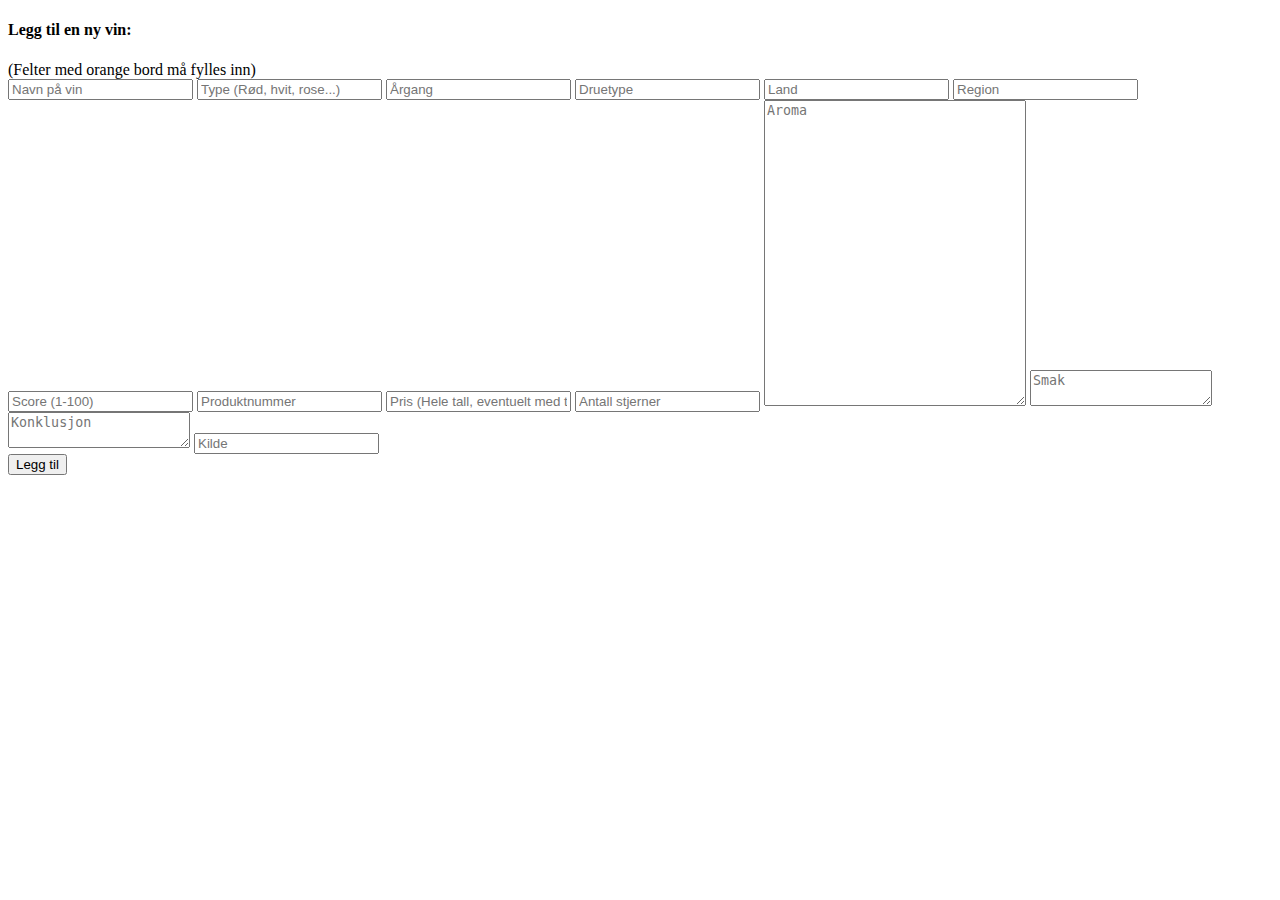
<file: add.html>
<!DOCTYPE html>

<div class="content">
	<div class="centered">
		<h4 class="white">Legg til en ny vin:</h4>
		<h7 class="white">(Felter med orange bord må fylles inn)</h7>
	</div>
	<div class="message">
	</div>
	<form id="insert-form" action="">
		<input class="form-control required" name="name" id="name" placeholder="Navn på vin">

 		<input class="form-control required" name="type" id="type" placeholder="Type (Rød, hvit, rose...)">

 		<input class="form-control add" name="year" id="year" placeholder="Årgang">

 		<input class="form-control add" name="grape" id="grape" placeholder="Druetype">

 		<input class="form-control add" name="country" id="country" placeholder="Land">

 		<input class="form-control add" name="region" id="region" placeholder="Region">

 		<input class="form-control add" name="score" id="score" placeholder="Score (1-100)">

 		<input class="form-control add" name="prodnum" id="prodnum" placeholder="Produktnummer">

 		<input class="form-control add" name="price" id="price" placeholder="Pris (Hele tall, eventuelt med to desimaler)">

 		<input class="form-control required" name="stars" id="stars" placeholder="Antall stjerner">

 		<textarea class="form-control add" name="aroma" id="aroma" cols="30" rows="20" placeholder="Aroma"></textarea>

 		<textarea class="form-control add" name="taste" id="taste" placeholder="Smak"></textarea>

		<textarea class="form-control add" name="conclusion" id="conclusion" placeholder="Konklusjon"></textarea>

 		<input class="form-control add" name="source" id="source" placeholder="Kilde">

 		<div class="centered">
			<button id="insert-button" type="submit" class="btn btn-block btn-lg btn-info cursorPointer">Legg til</button>
		</div>
	</form>
</div>
</file>
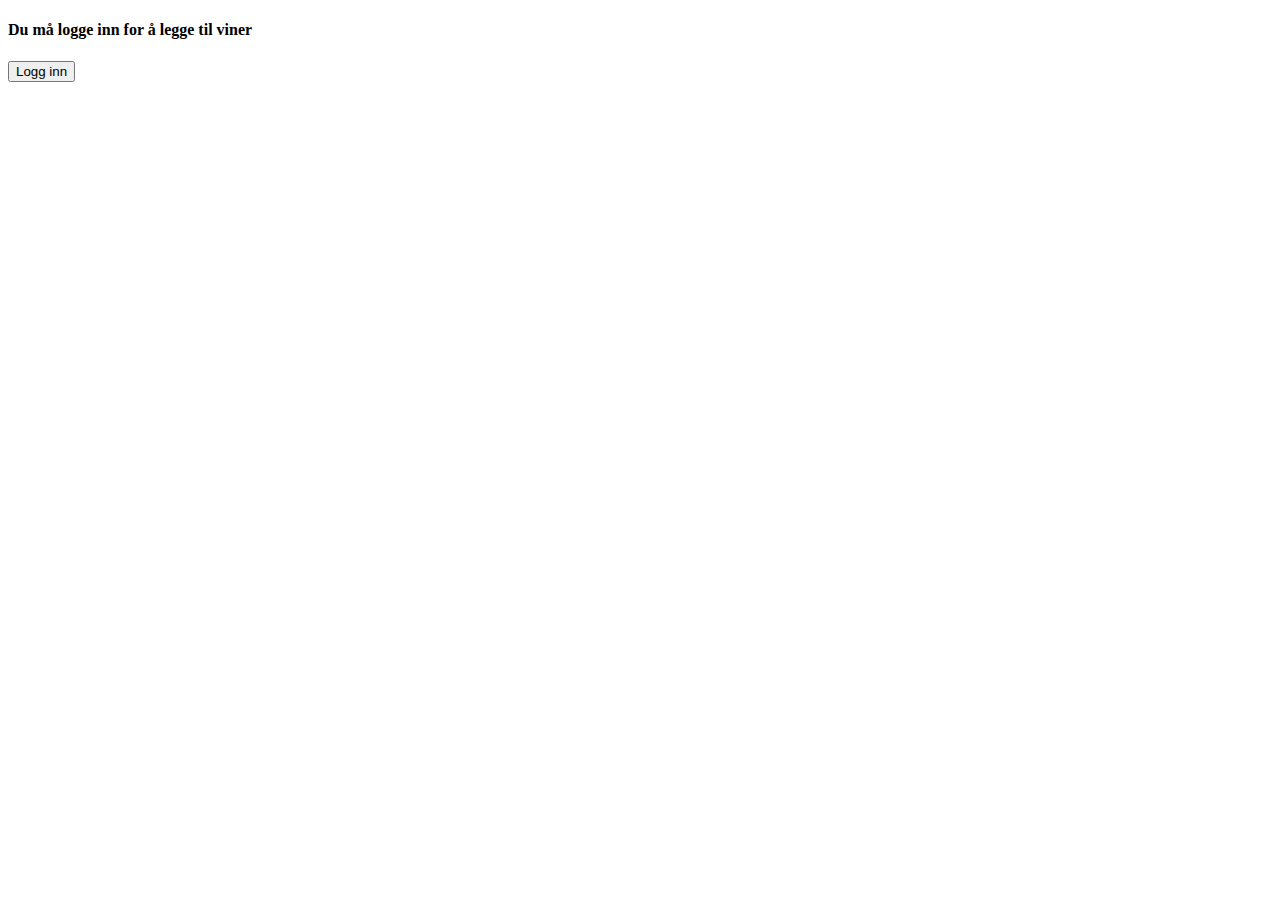
<file: not_logged_in.html>
<!DOCTYPE html>

<div class="content">
	<div class="centered">
		<h4 class="white">Du må logge inn for å legge til viner</h4>
		<button id ="login_button" class="btn btn-block btn-lg btn-info">Logg inn</button>
	</div>
</div>
</file>
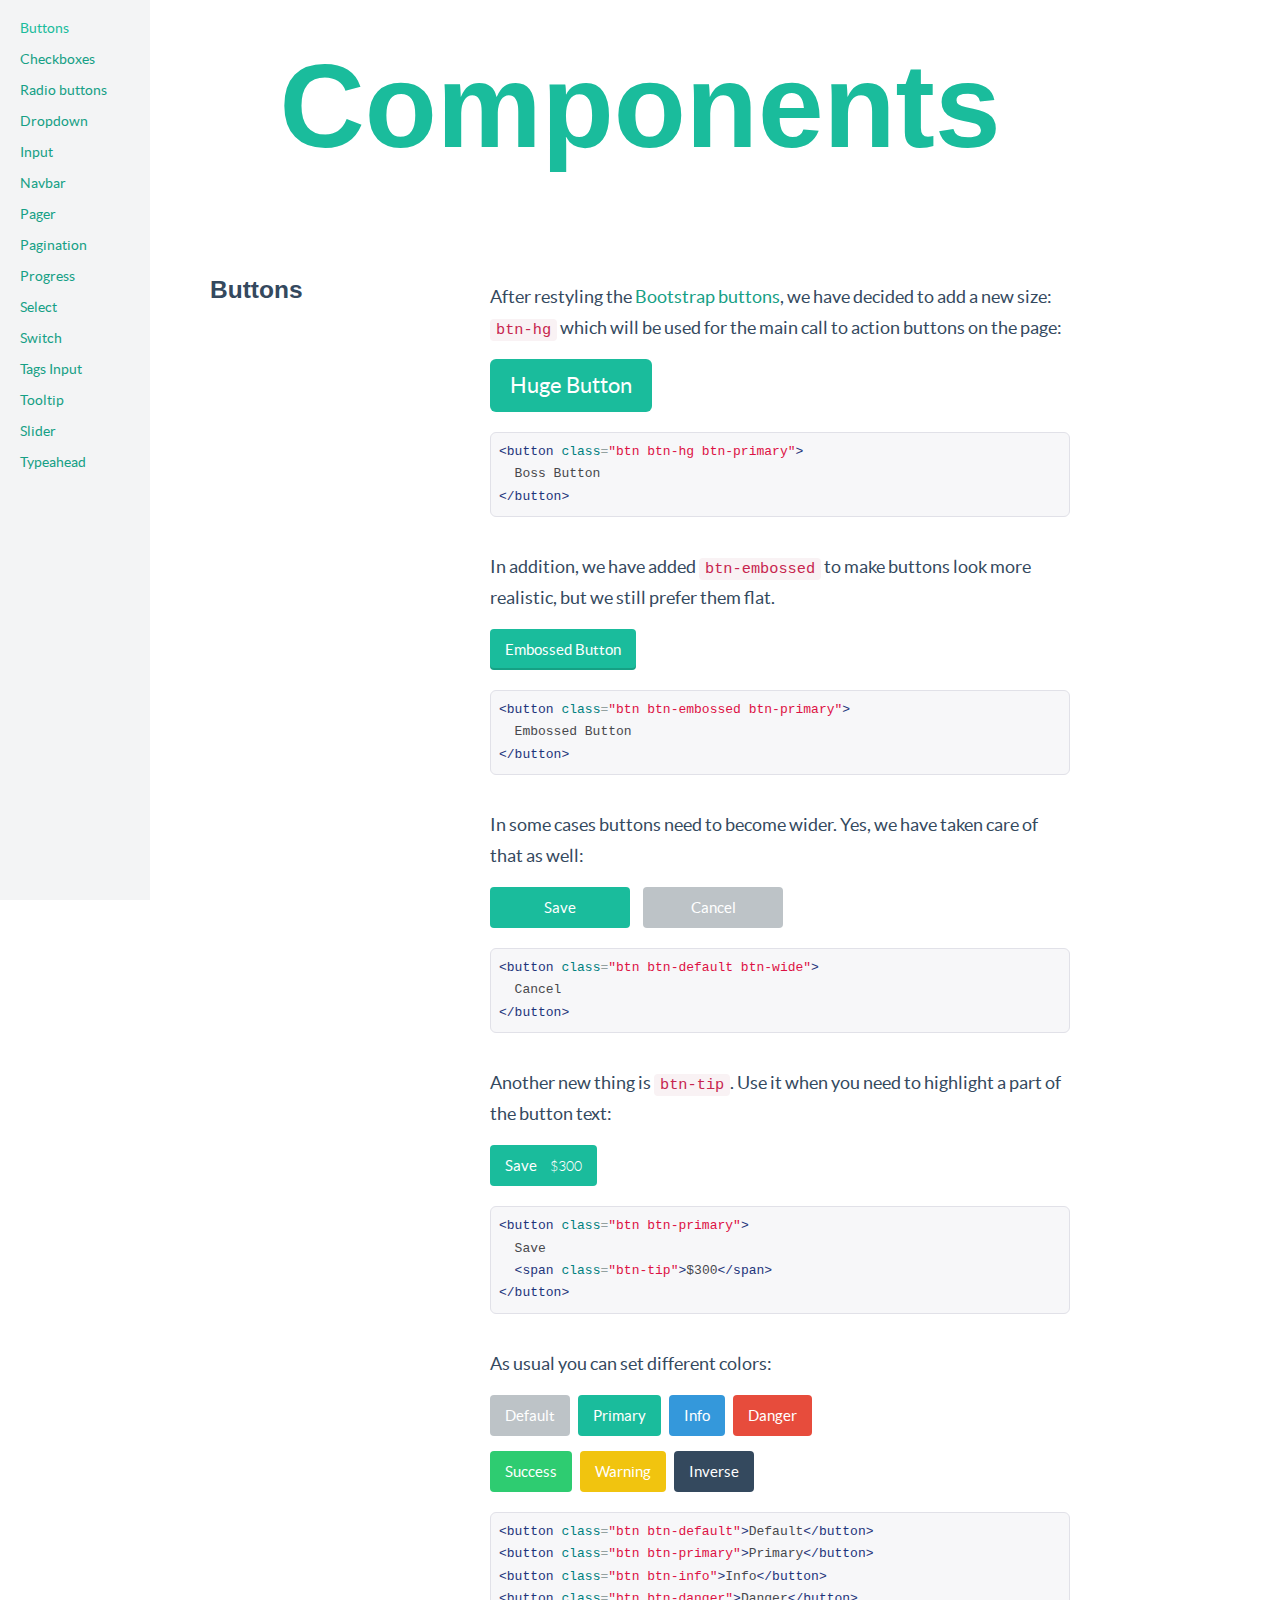
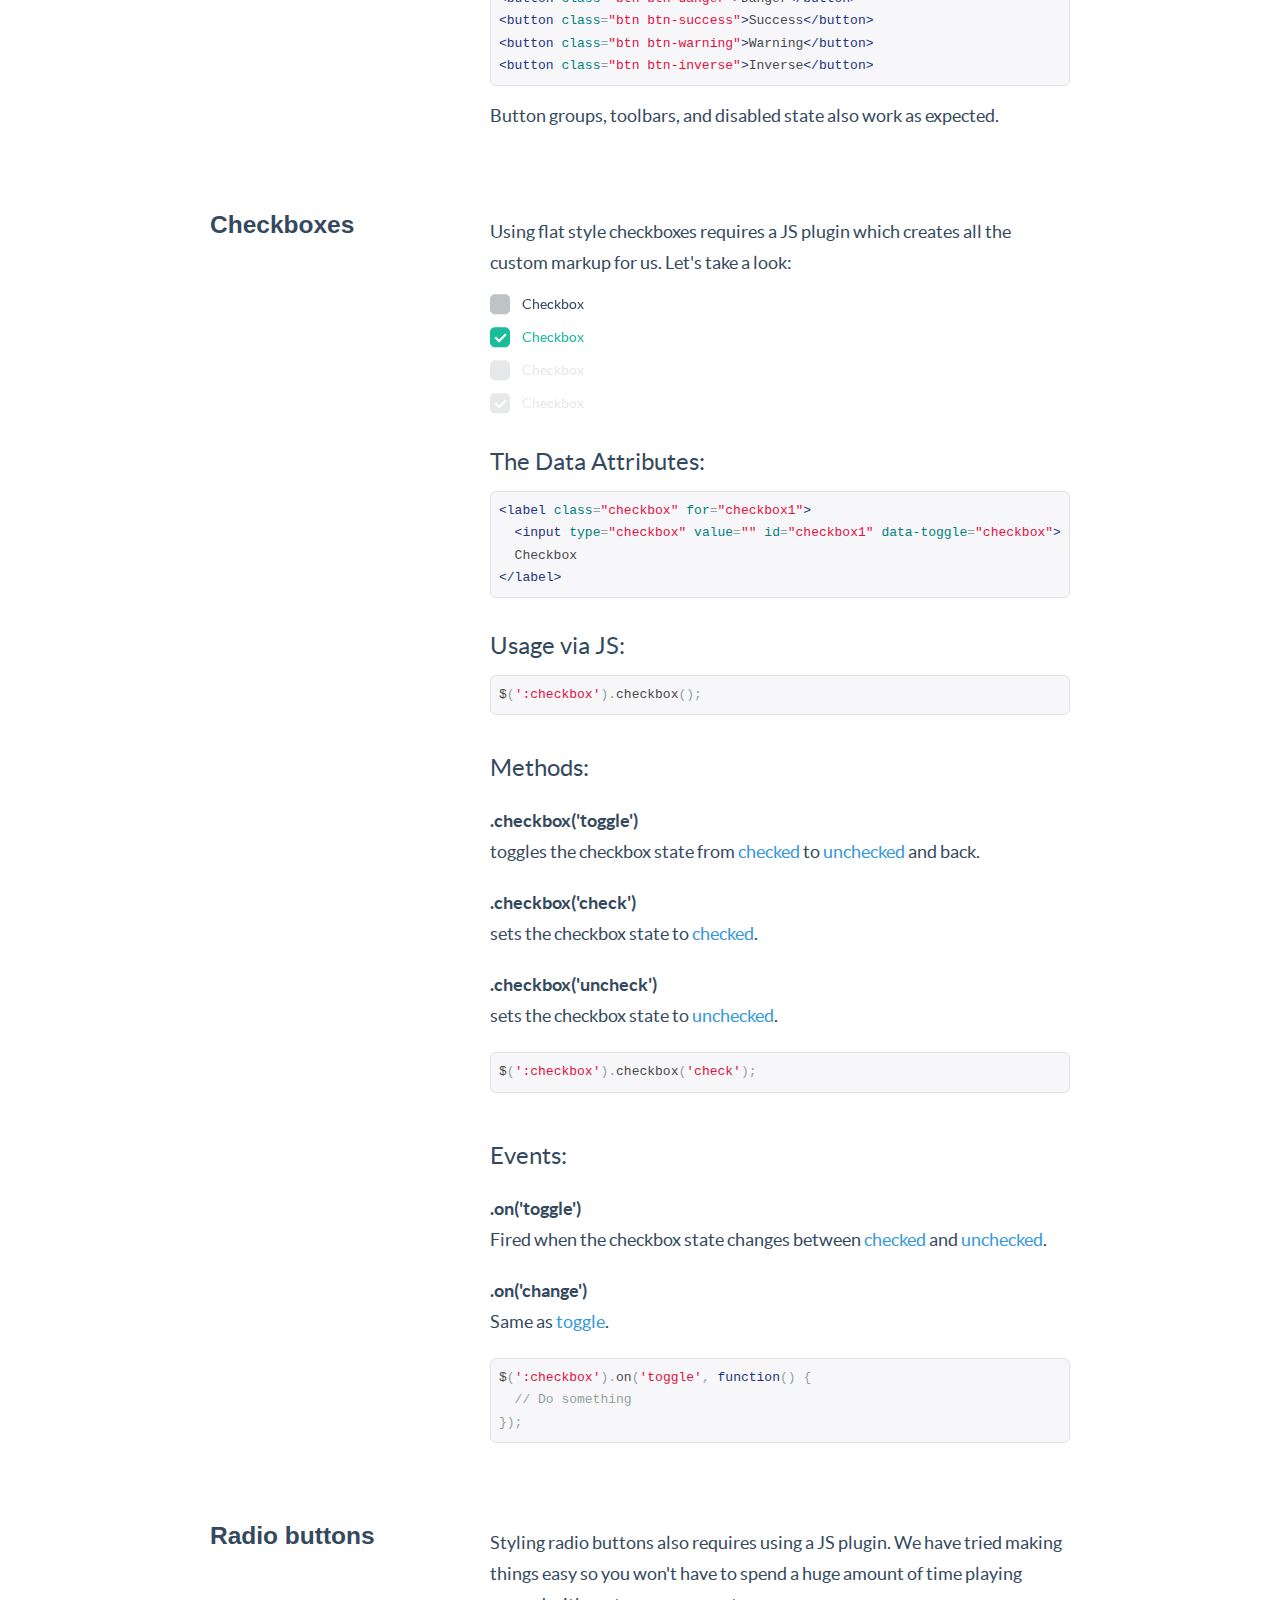
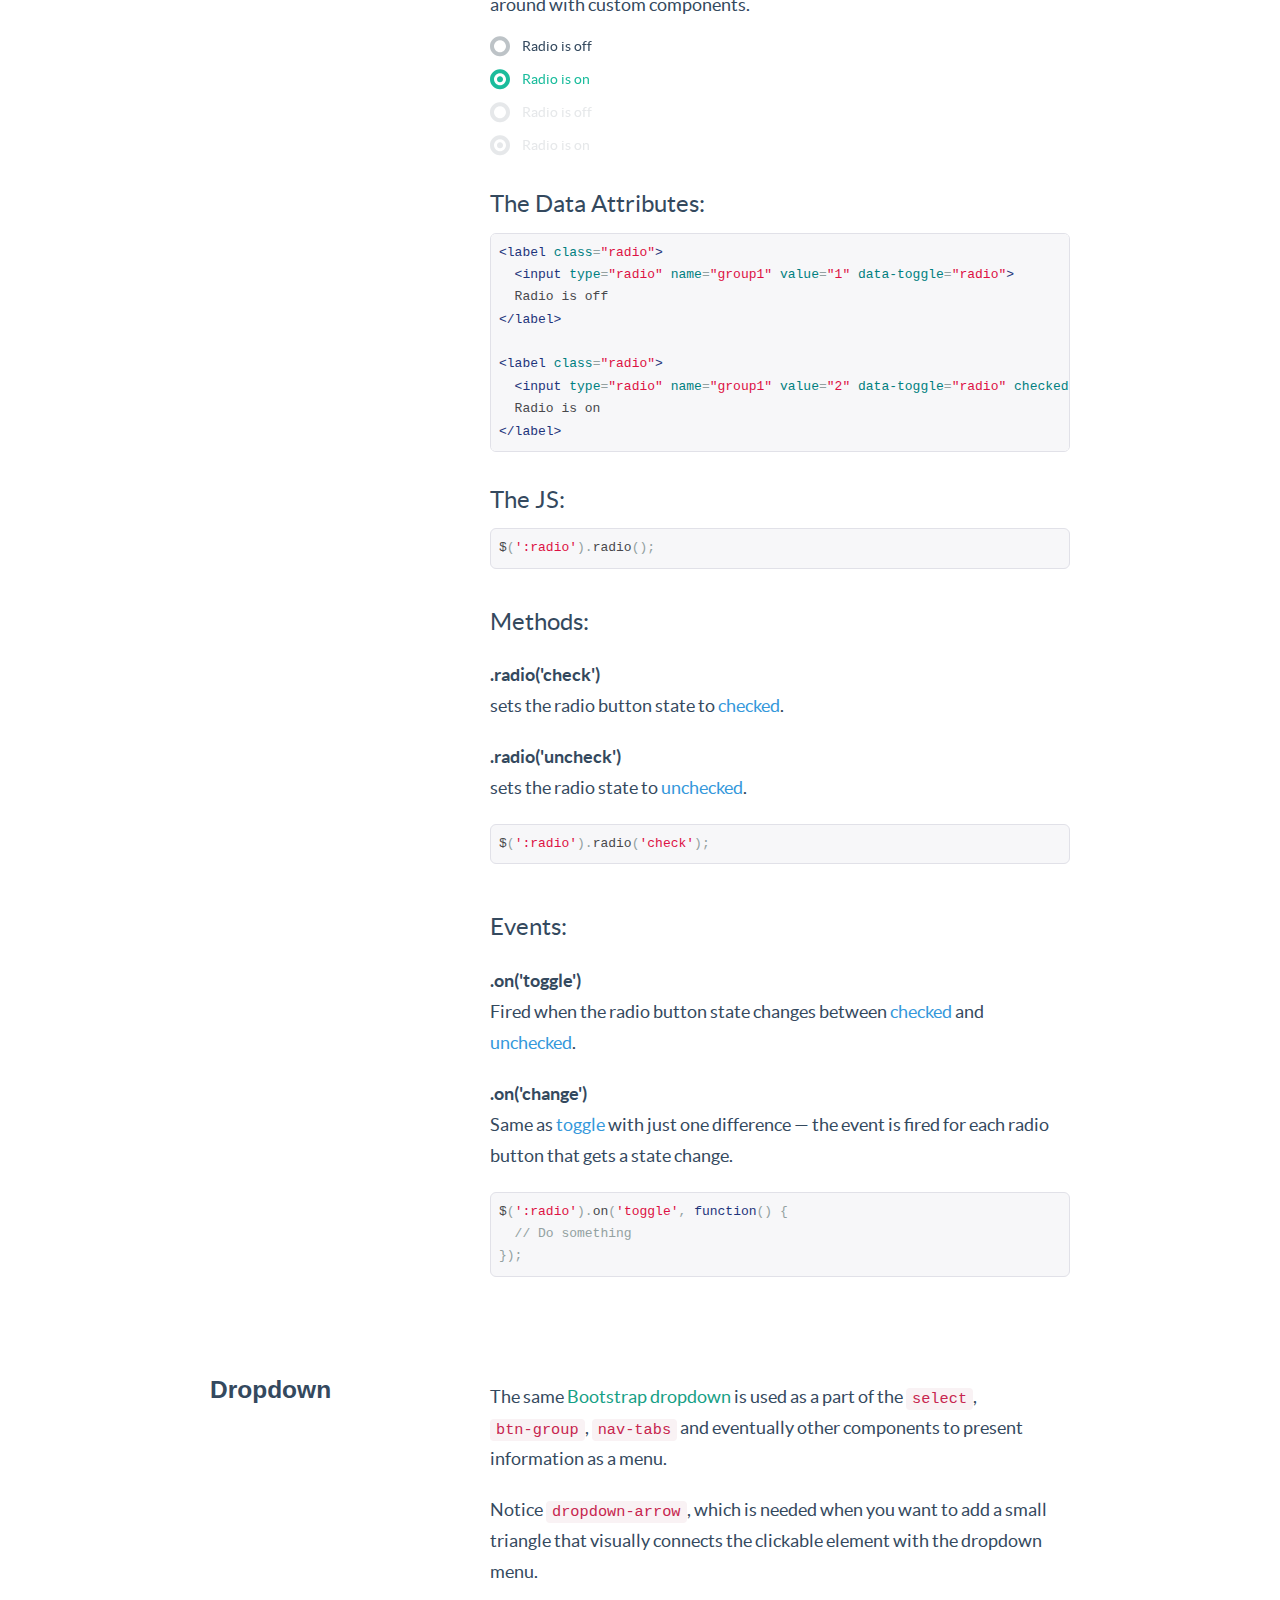
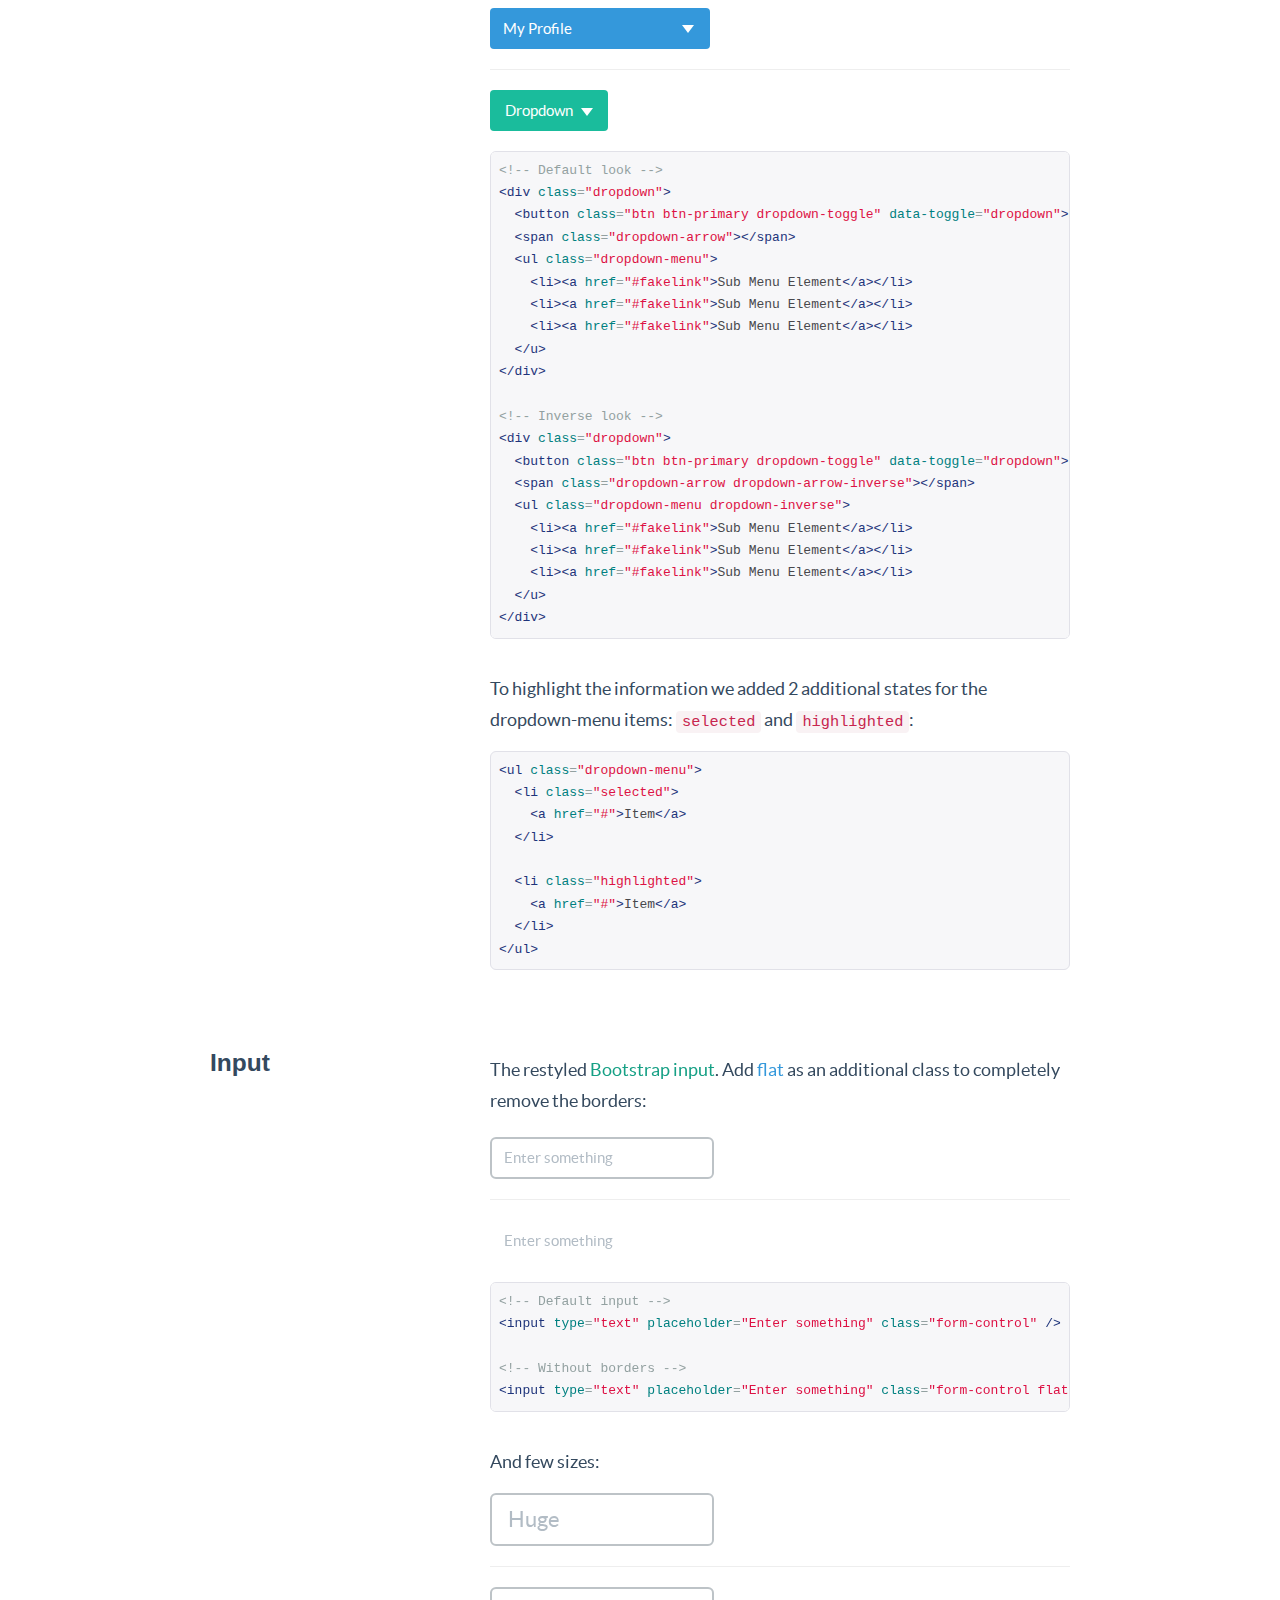
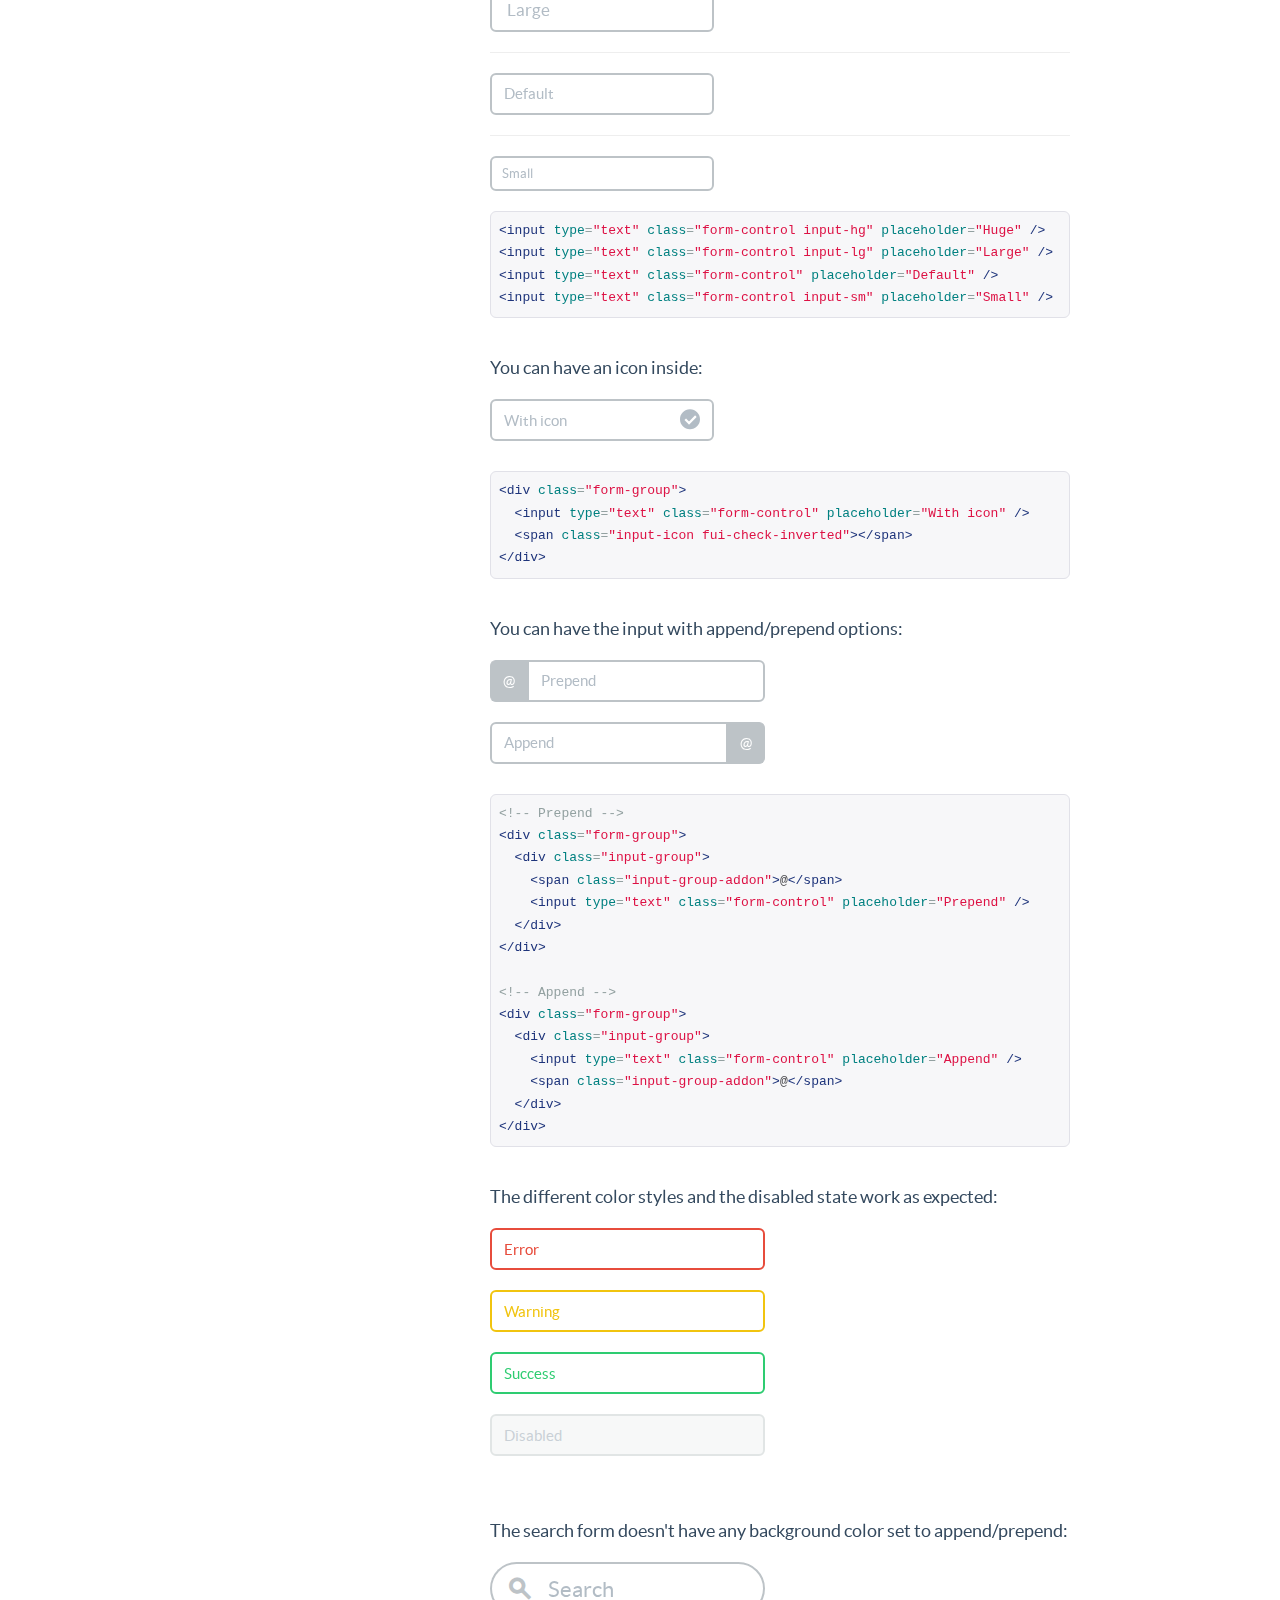
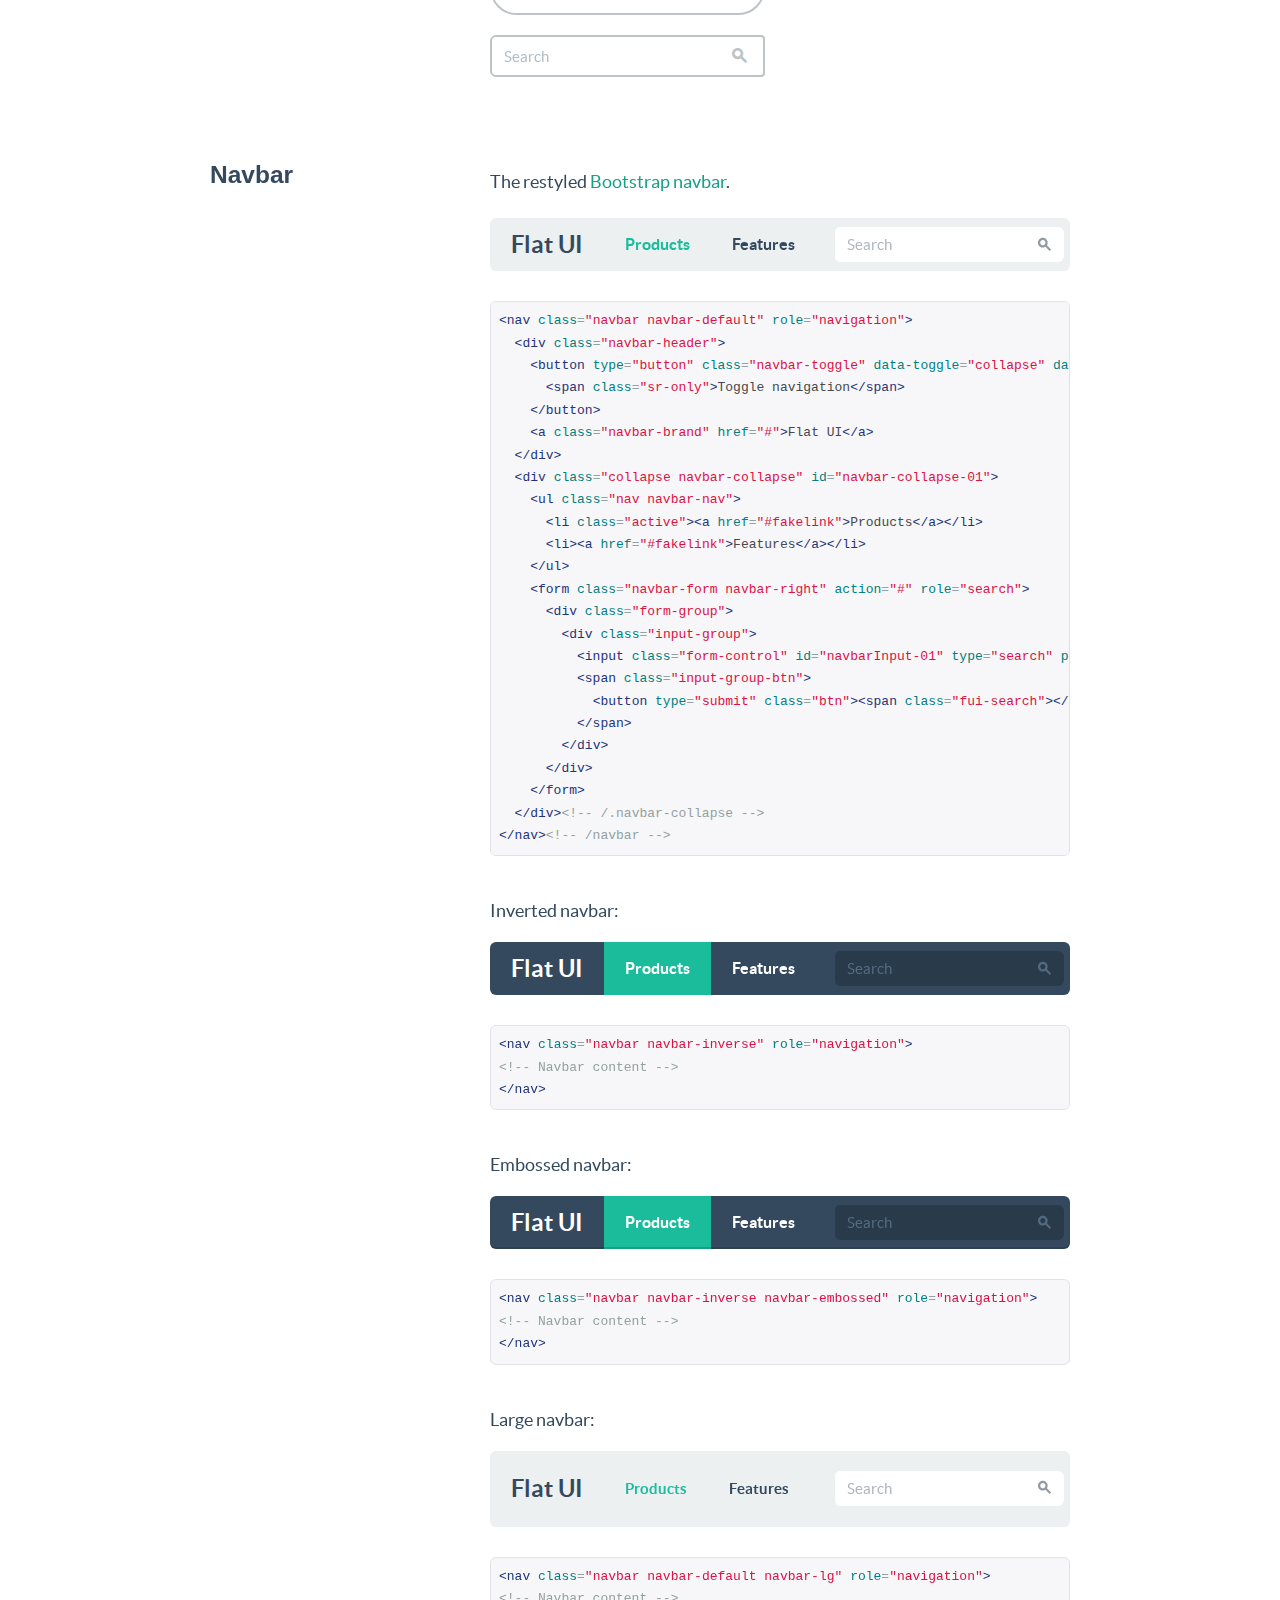
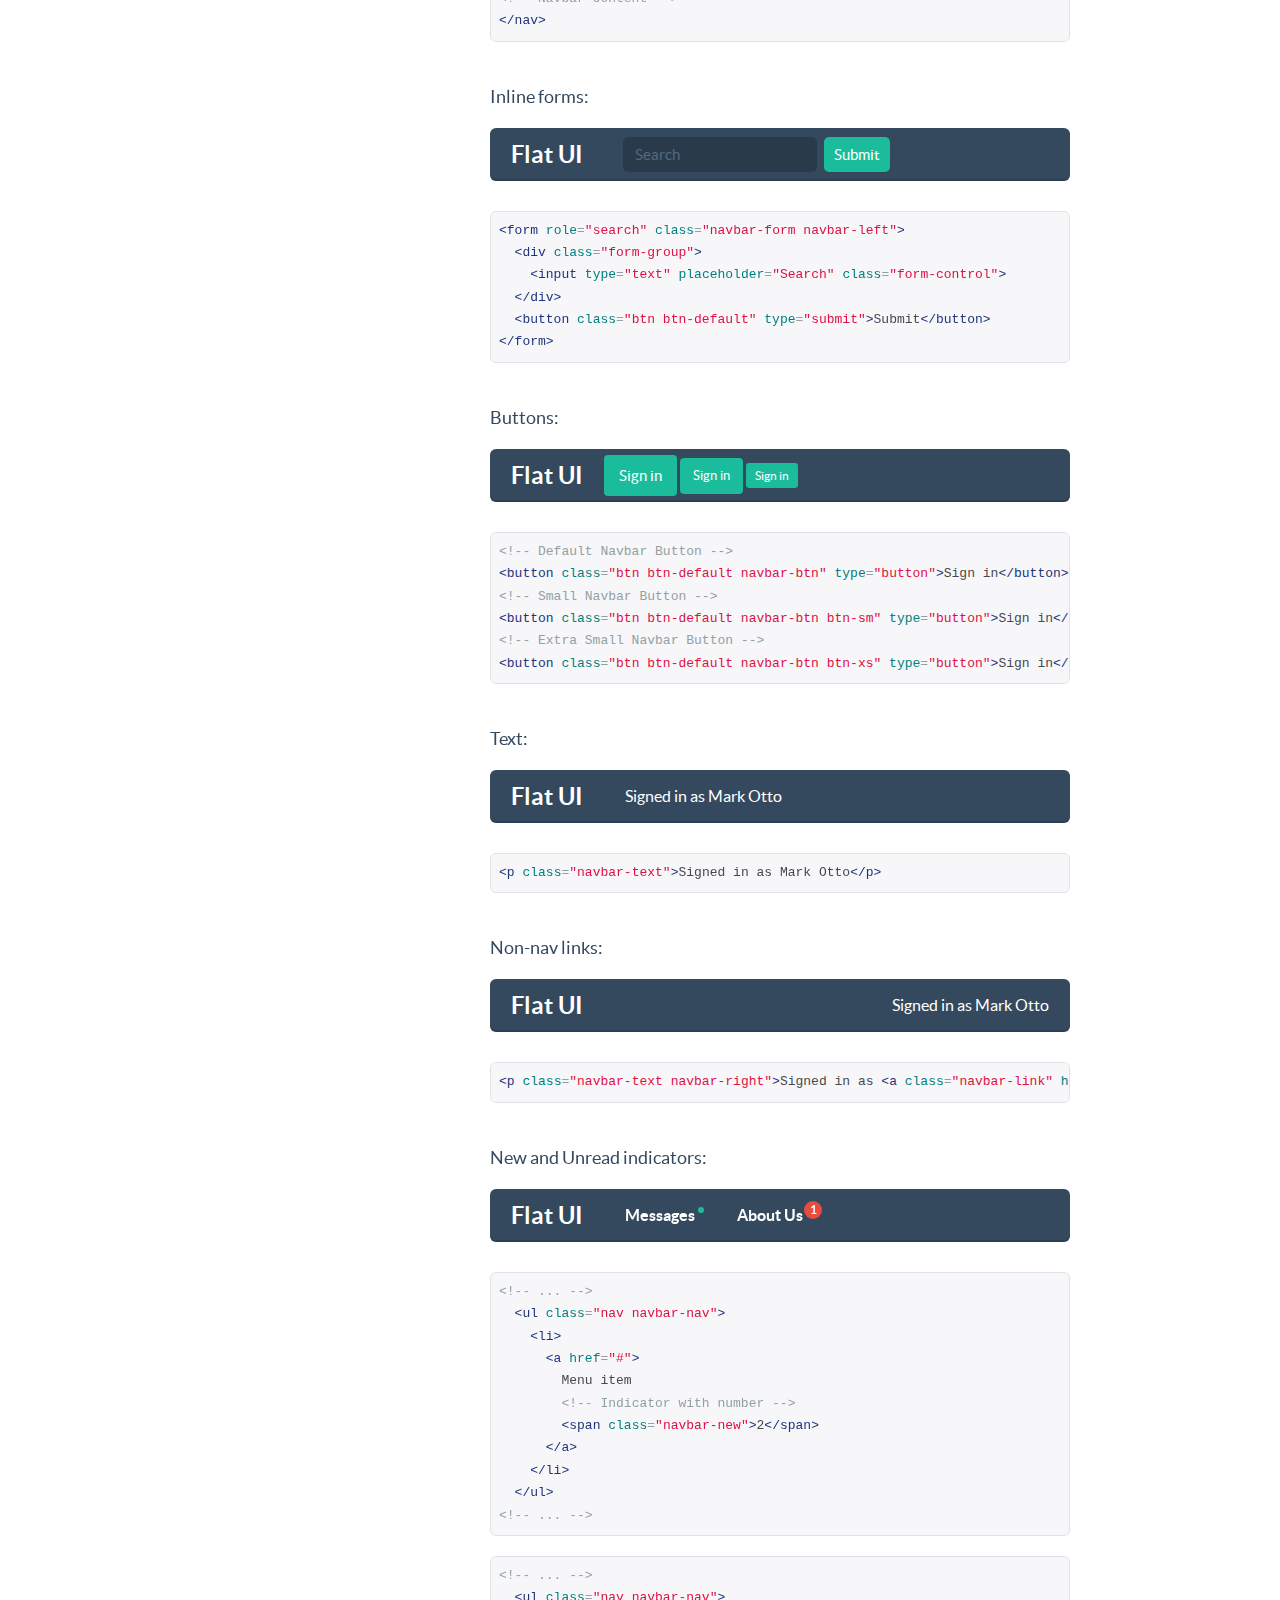
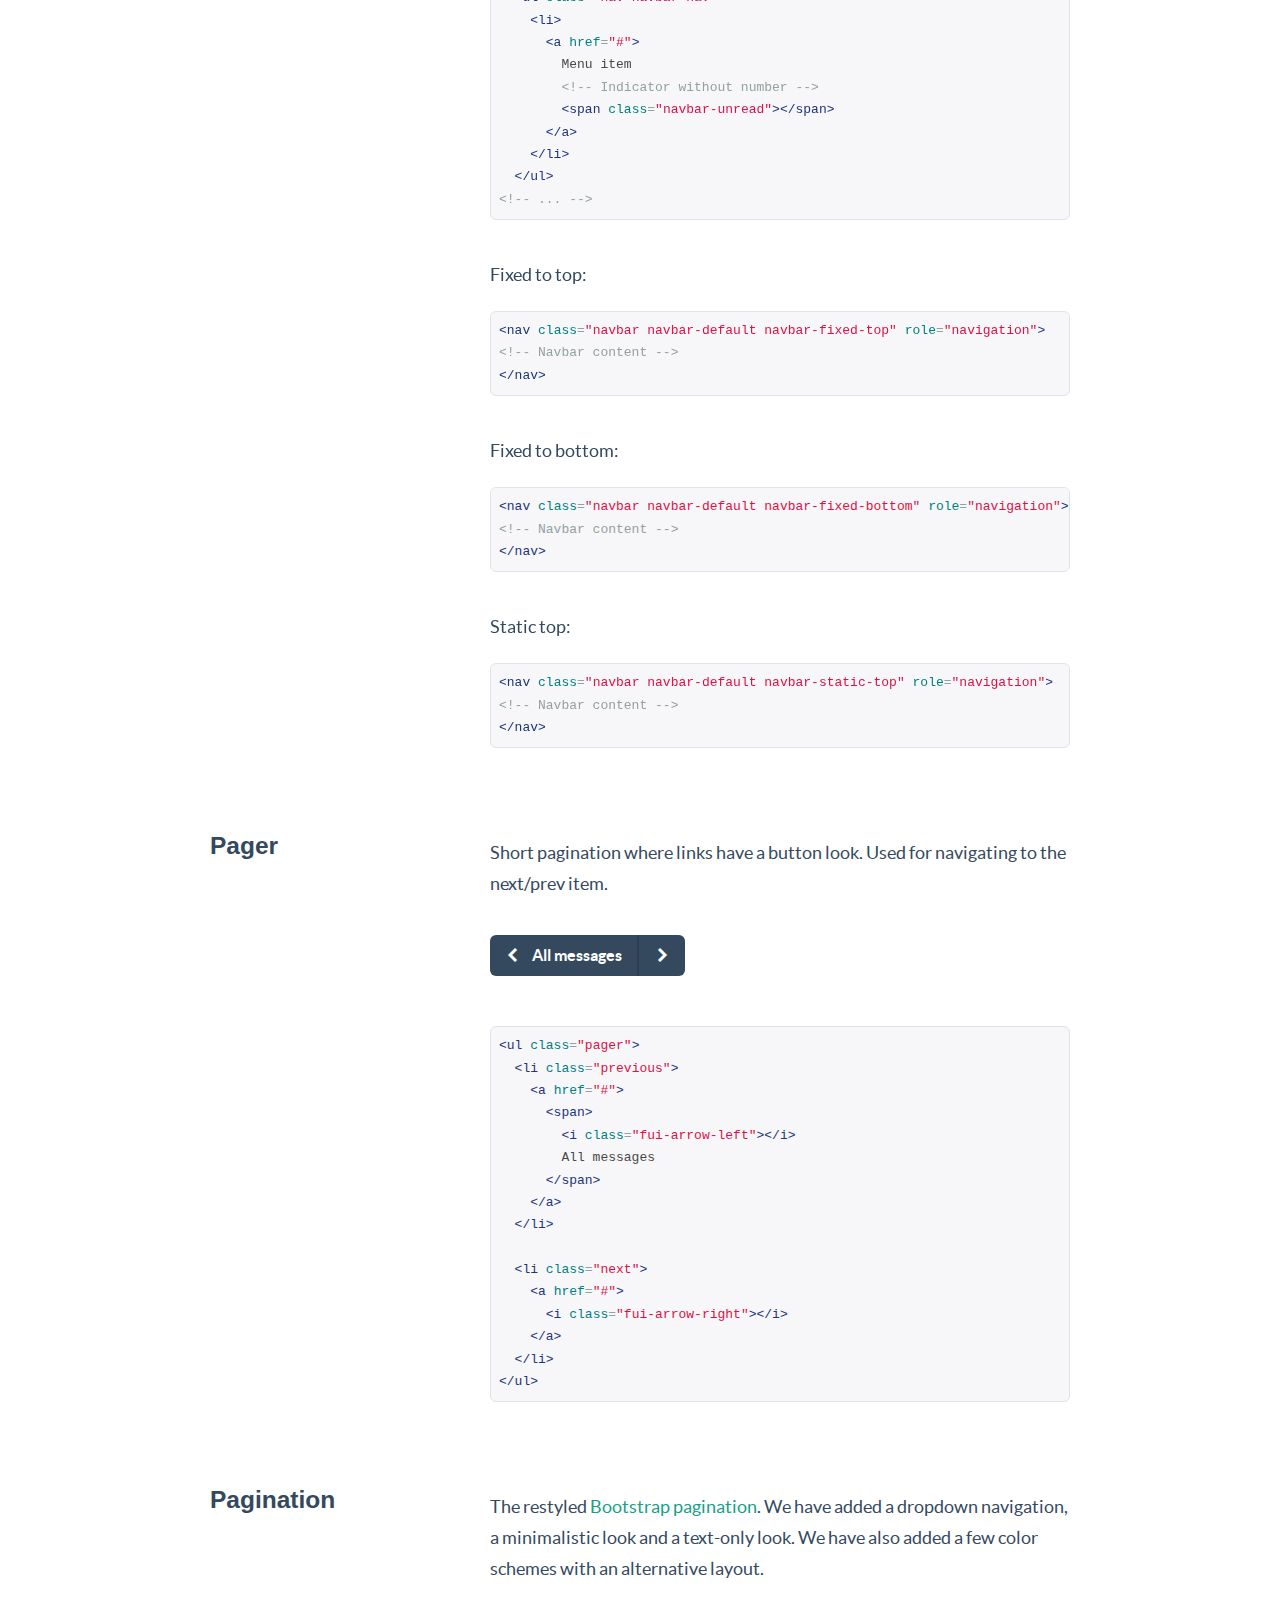
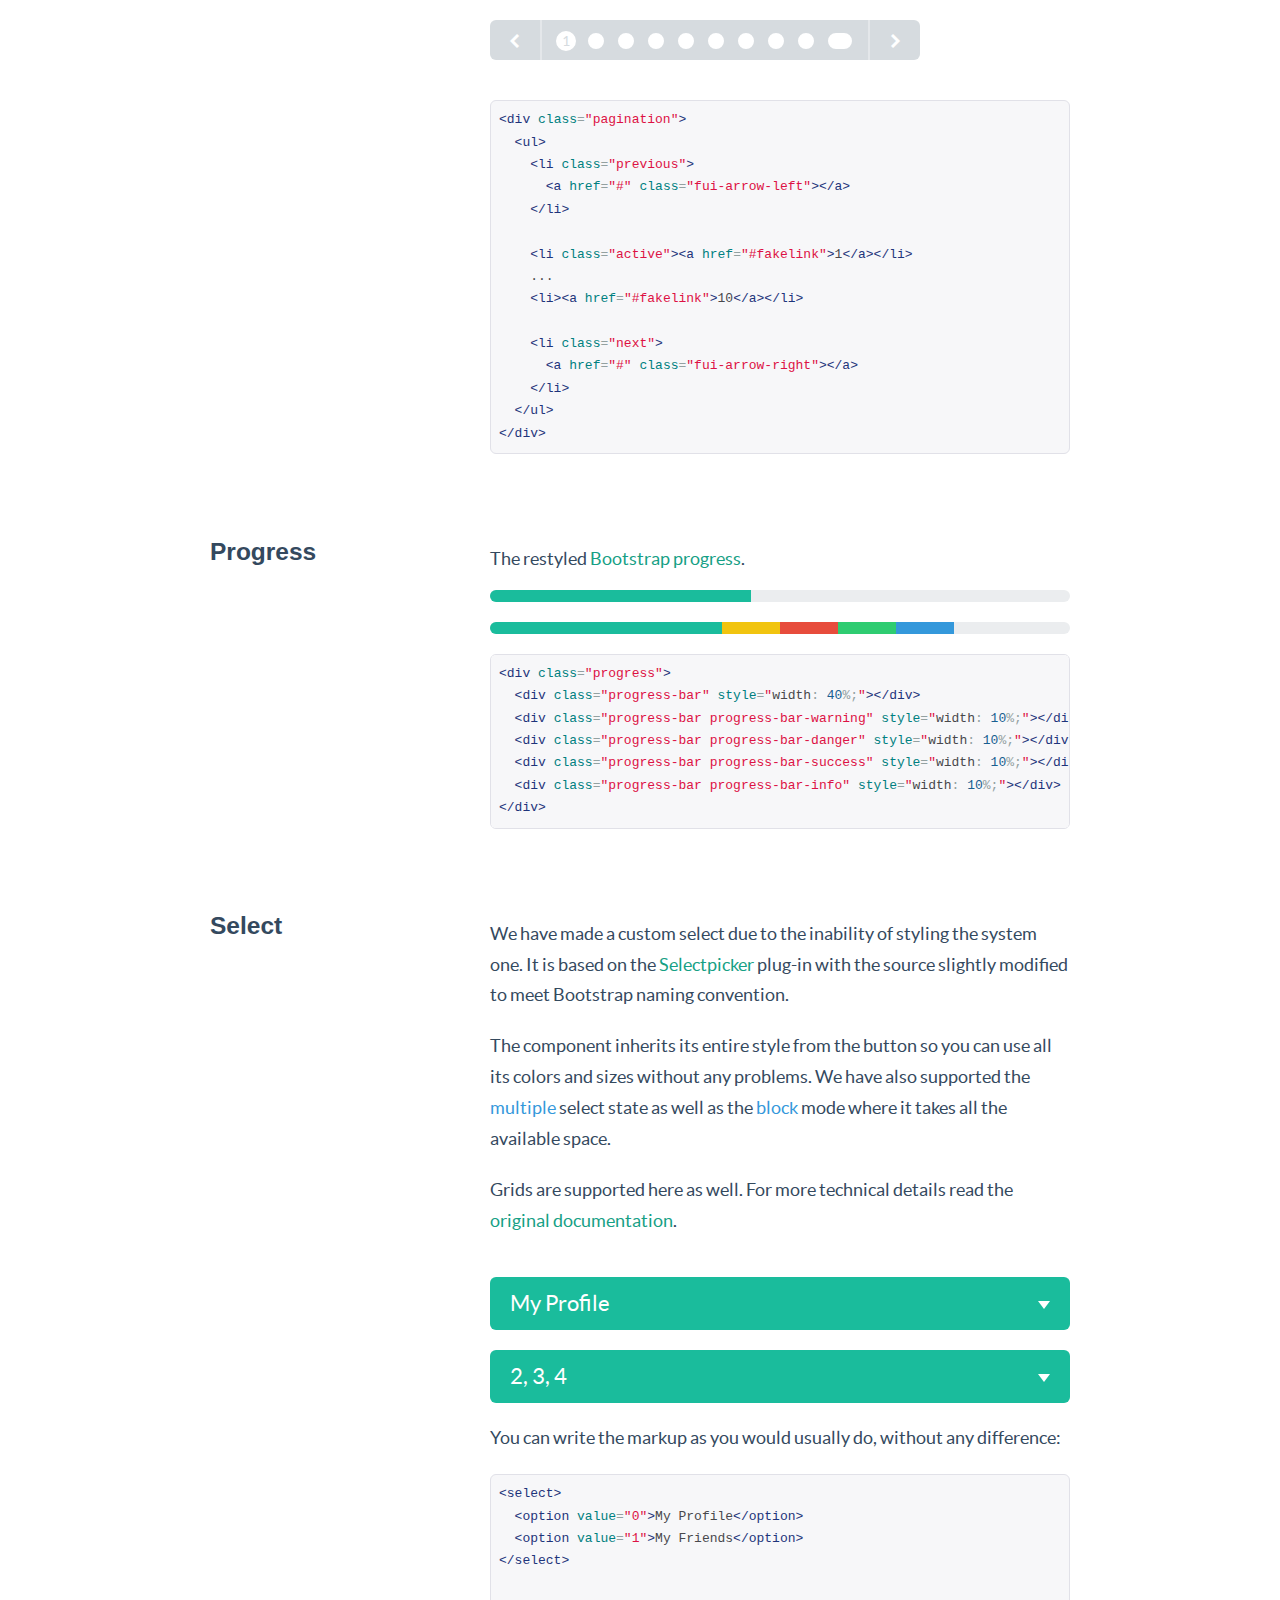
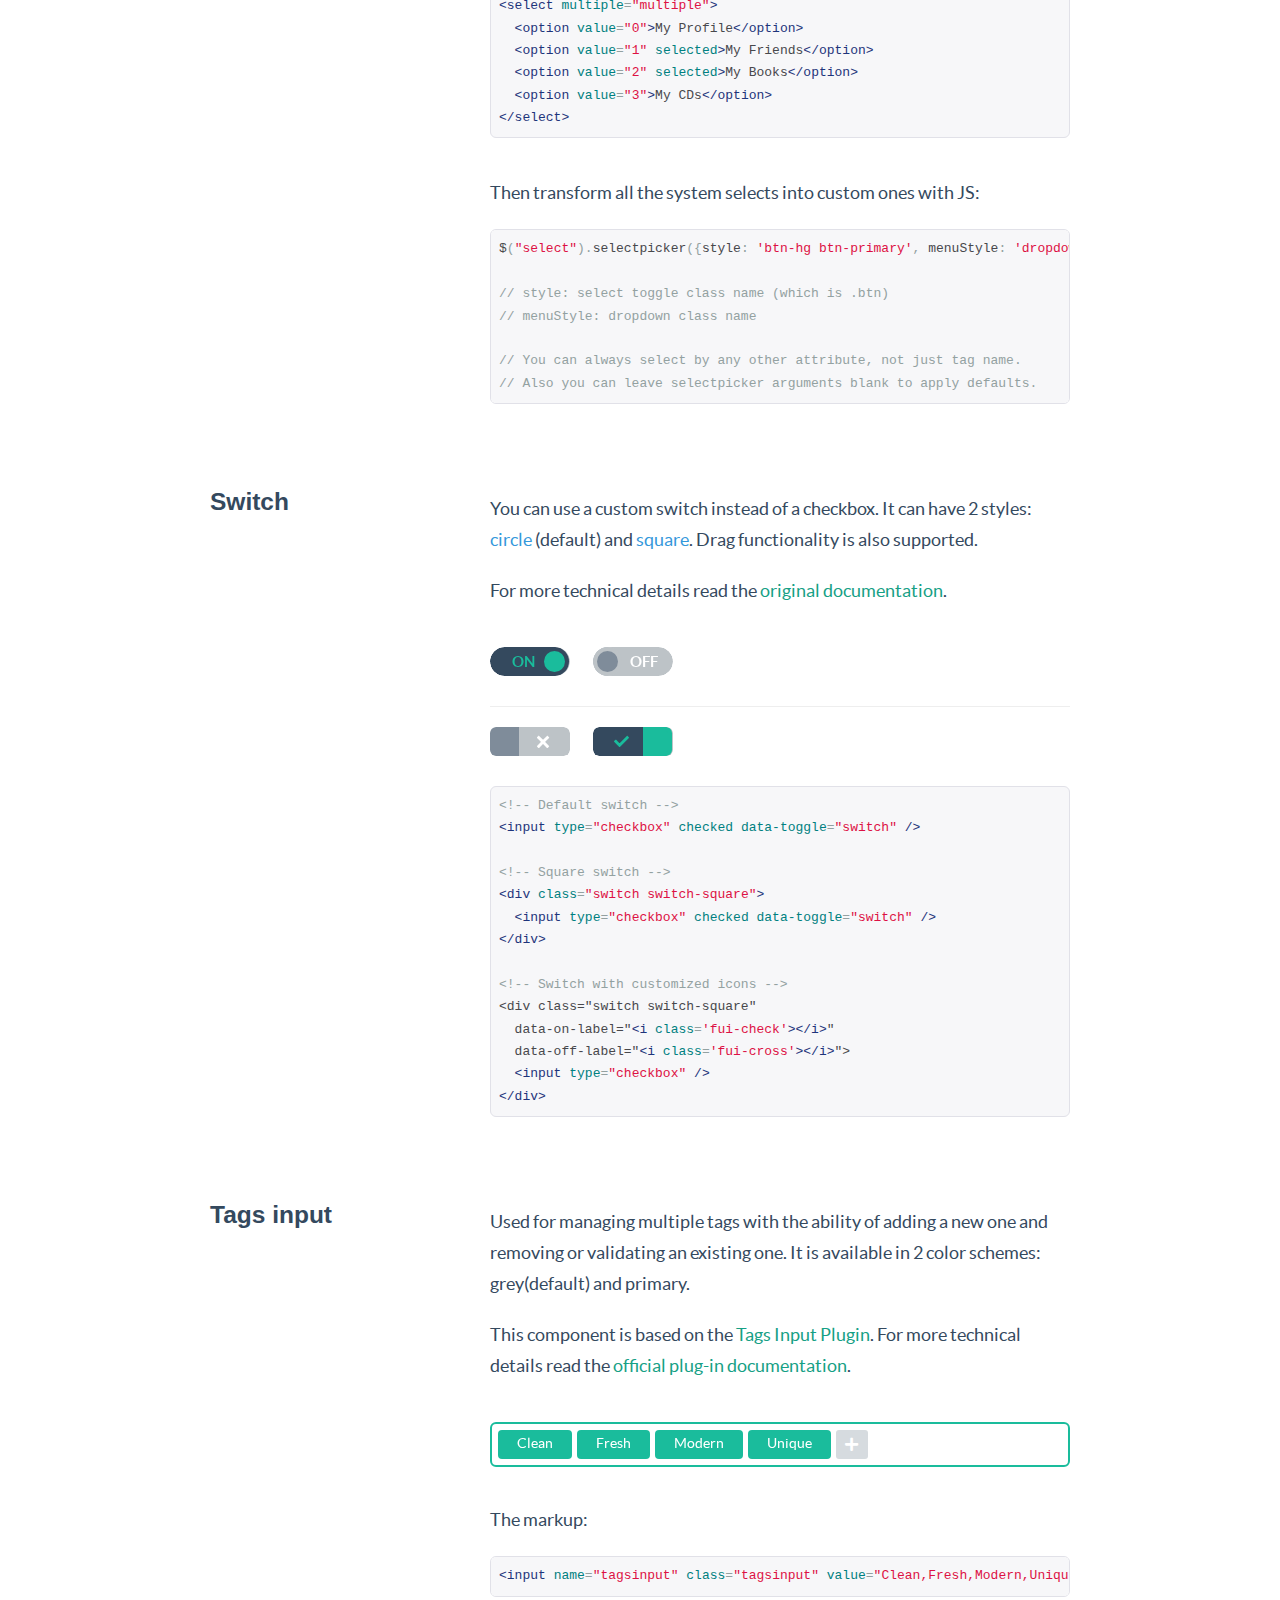
<file: css/Flat-UI-master/components.html>
<!DOCTYPE html>
<html lang="en">
  <head>
    <meta charset="utf-8">
    <title>Components &middot; Flat UI Free</title>
    <meta name="viewport" content="width=device-width, initial-scale=1.0">

    <!-- Loading Bootstrap -->
    <link href="bootstrap/css/bootstrap.css" rel="stylesheet">
    <link href="bootstrap/css/prettify.css" rel="stylesheet">

    <!-- Loading Flat UI -->
    <link href="css/flat-ui.css" rel="stylesheet">
    <link href="css/docs.css" rel="stylesheet">

    <link rel="shortcut icon" href="images/favicon.ico">

    <!-- HTML5 shim, for IE6-8 support of HTML5 elements. All other JS at the end of file. -->
    <!--[if lt IE 9]>
      <script src="js/html5shiv.js"></script>
      <script src="js/respond.min.js"></script>
    <![endif]-->
  </head>
  <body>
    <ul class="demo-sidebar hide-on-tablets">
      <li><a href="#fui-button">Buttons</a></li>
      <li><a href="#fui-checkbox">Checkboxes</a></li>
      <li><a href="#fui-radio">Radio buttons</a></li>
      <li><a href="#fui-dropdown">Dropdown</a></li>
      <li><a href="#fui-input">Input</a></li>
      <li><a href="#fui-navbar">Navbar</a></li>
      <li><a href="#fui-pager">Pager</a></li>
      <li><a href="#fui-pagination">Pagination</a></li>
      <li><a href="#fui-progress">Progress</a></li>
      <li><a href="#fui-select">Select</a></li>
      <li><a href="#fui-switch">Switch</a></li>
      <li><a href="#fui-tagsinput">Tags Input</a></li>
      <li><a href="#fui-tooltip">Tooltip</a></li>
      <li><a href="#fui-slider">Slider</a></li>
      <li><a href="#fui-typeahead">Typeahead</a></li>
    </ul> <!-- /nav -->

		<h1 class="demo-headline">Components</h1>		
    <div class="container">    	
    	<div id="fui-button" class="pbl"></div>
    	
      <div class="demo-row">
        <div class="demo-title">
          <h3>Buttons</h3>
        </div>

        <div class="demo-content">
          <p>
            After restyling the <a href="http://getbootstrap.com/css/#buttons">Bootstrap buttons</a>, we have decided to add a new size: <code>btn-hg</code> which will be used for the main call to action buttons on the page:
          </p>
          <p class="mbl">
            <button class="btn btn-hg btn-primary">Huge Button</button>
          </p>
<pre class="prettyprint">
&lt;button class="btn btn-hg btn-primary"&gt;
  Boss Button
&lt;/button&gt;
</pre>

          <p class="ptl">
            In addition, we have added <code>btn-embossed</code> to make buttons look more realistic, but we still prefer them flat.
          </p>
          <p class="mbl">
            <button class="btn btn-embossed btn-primary">Embossed Button</button>
          </p>
<pre class="prettyprint">
&lt;button class="btn btn-embossed btn-primary"&gt;
  Embossed Button
&lt;/button&gt;
</pre>

          <p class="ptl">
            In some cases buttons need to become wider. Yes, we have taken care of that as well:
          </p>
          <p class="mbl">
            <button class="btn btn-wide btn-primary mrm">Save</button>
            <button class="btn btn-wide btn-default">Cancel</button>
          </p>
<pre class="prettyprint">
&lt;button class="btn btn-default btn-wide"&gt;
  Cancel
&lt;/button&gt;
</pre>

          <p class="ptl">
            Another new thing is <code>btn-tip</code>. Use it when you need to highlight a part of the button text:
          </p>
          <p class="mbl">
            <button class="btn btn-primary">
              Save
              <span class="btn-tip">$300</span>
            </button>
          </p>
<pre class="prettyprint">
&lt;button class="btn btn-primary"&gt;
  Save
  &lt;span class="btn-tip"&gt;$300&lt;/span&gt;
&lt;/button&gt;
</pre>

          <p class="ptl">
            As usual you can set different colors:
          </p>
          <p>
	          <button class="btn btn-default mrs">Default</button>
            <button class="btn btn-primary mrs">Primary</button>
            <button class="btn btn-info mrs">Info</button>
            <button class="btn btn-danger mrs">Danger</button>
          </p>
          <p class="mbl">            
            <button class="btn btn-success mrs">Success</button>
            <button class="btn btn-warning mrs">Warning</button>
            <button class="btn btn-inverse mrs">Inverse</button>
          </p>
<pre class="prettyprint">
&lt;button class="btn btn-default"&gt;Default&lt;/button&gt;
&lt;button class="btn btn-primary"&gt;Primary&lt;/button&gt;
&lt;button class="btn btn-info"&gt;Info&lt;/button&gt;
&lt;button class="btn btn-danger"&gt;Danger&lt;/button&gt;
&lt;button class="btn btn-success"&gt;Success&lt;/button&gt;
&lt;button class="btn btn-warning"&gt;Warning&lt;/button&gt;
&lt;button class="btn btn-inverse"&gt;Inverse&lt;/button&gt;
</pre>

          <p>
            Button groups, toolbars, and disabled state also work as expected.
          </p>
        </div>        
      </div><!-- /.demo-row -->
      
			<div id="fui-checkbox" class="pbl"></div>
			
      <div class="demo-row">      	
        <div class="demo-title">
          <h3>Checkboxes</h3>
        </div>

        <div class="demo-content">
          <p>
            Using flat style checkboxes requires a JS plugin which creates all the custom markup for us. Let's take a look:
          </p>
          <label class="checkbox" for="checkbox1">
            <input type="checkbox" value="" id="checkbox1" data-toggle="checkbox">
            Checkbox
          </label>
          <label class="checkbox" for="checkbox2">
            <input type="checkbox" value="" id="checkbox2" checked="checked" data-toggle="checkbox">
            Checkbox
          </label>
          <label class="checkbox" for="checkbox3">
            <input type="checkbox" value="" id="checkbox3" data-toggle="checkbox" disabled="">
            Checkbox
          </label>
          <label class="checkbox" for="checkbox4">
            <input type="checkbox" value="" id="checkbox4" checked="checked" data-toggle="checkbox" disabled="">
            Checkbox
          </label>

          <h6 class="ptl">The Data Attributes:</h6>
<pre class="prettyprint">
&lt;label class="checkbox" for="checkbox1"&gt;
  &lt;input type="checkbox" value="" id="checkbox1" data-toggle="checkbox"&gt;
  Checkbox
&lt;/label&gt;
</pre>

          <h6 class="ptl">Usage via JS:</h6>
<pre class="prettyprint">
$(':checkbox').checkbox();
</pre>

          <div class="pvm">
            <h6>Methods:</h6>
          </div>
          <p class="mbl">
            <strong>.checkbox('toggle')</strong>
            <br/>
            toggles the checkbox state from <span class="text-info">checked</span>
            to <span class="text-info">unchecked</span> and back.
          </p>
          <p class="mbl">
            <strong>.checkbox('check')</strong>
            <br/>
            sets the checkbox state to <span class="text-info">checked</span>.
          </p>
          <p class="mbl">
            <strong>.checkbox('uncheck')</strong>
            <br/>
            sets the checkbox state to <span class="text-info">unchecked</span>.
          </p>
<pre class="prettyprint">
$(':checkbox').checkbox('check');
</pre>

          <div class="pbm ptl">
            <h6>Events:</h6>
          </div>
          <p class="mbl">
            <strong>.on('toggle')</strong>
            <br/>
            Fired when the checkbox state changes between
            <span class="text-info">checked</span> and
            <span class="text-info">unchecked</span>.
          </p>
          <p class="mbl">
            <strong>.on('change')</strong>
            <br/>
            Same as <span class="text-info">toggle</span>.
          </p>
<pre class="prettyprint">
$(':checkbox').on('toggle', function() {
  // Do something
});
</pre>          
          
        </div> <!-- /.demo-content -->
      </div> <!-- /.demo-row -->
      
      <div id="fui-radio" class="pbl"></div>

      <div class="demo-row">
        <div class="demo-title">
          <h3>Radio buttons</h3>
        </div>

        <div class="demo-content">
          <p>
            Styling radio buttons also requires using a JS plugin. We have tried making things easy so you won't have to spend a huge amount of time playing around with custom&nbsp;components.
          </p>
          <label class="radio">
            <input type="radio" name="group1" value="1" data-toggle="radio">
            Radio is off
          </label>
          <label class="radio">
            <input type="radio" name="group1" value="2" data-toggle="radio" checked>
            Radio is on
          </label>
          <label class="radio">
            <input type="radio" name="group2" value="1" data-toggle="radio" disabled>
            Radio is off
          </label>
          <label class="radio">
            <input type="radio" name="group2" value="2" data-toggle="radio" disabled checked>
            Radio is on
          </label>

          <h6 class="ptl">The Data Attributes:</h6>
<pre class="prettyprint">
&lt;label class="radio"&gt;
  &lt;input type="radio" name="group1" value="1" data-toggle="radio"&gt;
  Radio is off
&lt;/label&gt;

&lt;label class="radio"&gt;
  &lt;input type="radio" name="group1" value="2" data-toggle="radio" checked&gt;
  Radio is on
&lt;/label&gt;
</pre>

          <h6 class="ptl">The JS:</h6>
<pre class="prettyprint">
$(':radio').radio();
</pre>

          <div class="pvm">
            <h6>Methods:</h6>
          </div>
          <p class="mbl">
            <strong>.radio('check')</strong>
            <br/>
            sets the radio button state to <span class="text-info">checked</span>.
          </p>
          <p class="mbl">
            <strong>.radio('uncheck')</strong>
            <br/>
            sets the radio state to <span class="text-info">unchecked</span>.
          </p>
<pre class="prettyprint">
$(':radio').radio('check');
</pre>

          <div class="pbm ptl">
            <h6>Events:</h6>
          </div>
          <p class="mbl">
            <strong>.on('toggle')</strong>
            <br/>
            Fired when the radio button state changes between
            <span class="text-info">checked</span> and
            <span class="text-info">unchecked</span>.
          </p>
          <p class="mbl">
            <strong>.on('change')</strong>
            <br/>
            Same as <span class="text-info">toggle</span> with just one difference &mdash; the event is fired for each radio button that gets a state change.
          </p>
<pre class="prettyprint">
$(':radio').on('toggle', function() {
  // Do something
});
</pre>
        </div> <!-- /.demo-content -->
      </div> <!-- /.demo-row -->
    </div><!-- /.container -->

		

    <div class="container ptl">    	
    	<div id="fui-dropdown" class="pbl"></div>
    
      <div class="demo-row">
        <div class="demo-title">
          <h3>Dropdown</h3>
        </div>

        <div class="demo-content">
          <p class="mbl">
            The same <a href="http://getbootstrap.com/components/#dropdowns">Bootstrap dropdown</a> is used as a part of the <code>select</code>, <code>btn-group</code>, <code>nav-tabs</code> and eventually other components to present information as a menu.
          </p>

          <p class="mbl">
            Notice <code>dropdown-arrow</code>, which is needed when you want to add a small triangle that visually connects the clickable element with the dropdown menu.
          </p>

          <select name="info" class="mbn">
            <optgroup label="Profile">
              <option value="0">My Profile</option>
              <option value="1">My Friends</option>
            </optgroup>
            <optgroup label="System">
              <option value="2">Messages</option>
              <option value="3">My Settings</option>
              <option value="4" class="highlighted">Logout</option>
            </optgroup>
          </select>

          <hr/>
          
          <div class="row">
          	<div class="col-md-3">
	          	<div class="dropdown">
		          	<button class="btn btn-primary dropdown-toggle" data-toggle="dropdown">Dropdown<span class="caret"></span></button>
							  <span class="dropdown-arrow dropdown-arrow-inverse"></span>
		            <ul class="dropdown-menu dropdown-inverse">
		              <li><a href="#fakelink">Sub Menu Element</a></li>
		              <li><a href="#fakelink">Sub Menu Element</a></li>
		              <li><a href="#fakelink">Sub Menu Element</a></li>
		            </ul>
							</div>
          	</div>
          </div>
          

          <div class="pvl">
<pre class="prettyprint">
&lt;!-- Default look --&gt;
&lt;div class="dropdown"&gt;
  &lt;button class="btn btn-primary dropdown-toggle" data-toggle="dropdown">Dropdown&lt;span class="caret"&gt;&lt;/span&gt;&lt;/button&gt;
  &lt;span class="dropdown-arrow"&gt;&lt;/span&gt;
  &lt;ul class="dropdown-menu"&gt;
    &lt;li&gt;&lt;a href="#fakelink">Sub Menu Element&lt;/a&gt;&lt;/li&gt;
    &lt;li&gt;&lt;a href="#fakelink">Sub Menu Element&lt;/a&gt;&lt;/li&gt;
    &lt;li&gt;&lt;a href="#fakelink">Sub Menu Element&lt;/a&gt;&lt;/li&gt;
  &lt;/u&gt;
&lt;/div&gt;

&lt;!-- Inverse look --&gt;
&lt;div class="dropdown"&gt;
  &lt;button class="btn btn-primary dropdown-toggle" data-toggle="dropdown">Dropdown&lt;span class="caret"&gt;&lt;/span&gt;&lt;/button&gt;
  &lt;span class="dropdown-arrow dropdown-arrow-inverse"&gt;&lt;/span&gt;
  &lt;ul class="dropdown-menu dropdown-inverse"&gt;
    &lt;li&gt;&lt;a href="#fakelink">Sub Menu Element&lt;/a&gt;&lt;/li&gt;
    &lt;li&gt;&lt;a href="#fakelink">Sub Menu Element&lt;/a&gt;&lt;/li&gt;
    &lt;li&gt;&lt;a href="#fakelink">Sub Menu Element&lt;/a&gt;&lt;/li&gt;
  &lt;/u&gt;
&lt;/div&gt;
</pre>
          </div>

          <p>
            To highlight the information we added 2 additional states for the dropdown-menu items: <code>selected</code> and <code>highlighted</code>:
          </p>
<pre class="prettyprint">
&lt;ul class="dropdown-menu"&gt;
  &lt;li class="selected"&gt;
    &lt;a href="#"&gt;Item&lt;/a&gt;
  &lt;/li&gt;

  &lt;li class="highlighted"&gt;
    &lt;a href="#"&gt;Item&lt;/a&gt;
  &lt;/li&gt;
&lt;/ul&gt;
</pre>
        </div> <!-- /.demo-content -->
      </div> <!-- /.demo-row -->

			<div id="fui-input" class="pbl"></div>

      <div class="demo-row">
        <div class="demo-title">
          <h3>Input</h3>
        </div>

        <div class="demo-content">
          <p class="mbl">
            The restyled <a href="http://getbootstrap.com/css/#forms">Bootstrap input</a>. Add <span class="text-info">flat</span> as an additional class to completely remove the borders:
          </p>
					
					<div class="row">
						<div class="col-lg-5">
							<input type="text" value="" placeholder="Enter something" class="form-control" />
						</div>
					</div>
					<hr />
					<div class="row">
						<div class="col-lg-5">
							<input type="text" value="" placeholder="Enter something" class="form-control flat" />
						</div>
					</div>
<pre class="prettyprint mtl">
&lt;!-- Default input --&gt;
&lt;input type="text" placeholder="Enter something" class="form-control" /&gt;

&lt;!-- Without borders --&gt;
&lt;input type="text" placeholder="Enter something" class="form-control flat" /&gt;
</pre>

          <p class="ptl">And few sizes:</p>
          <div class="row">
          	<div class="col-lg-5">
	          	<input type="text" value="" placeholder="Huge" class="form-control input-hg" />
          	</div>
          </div>
          <hr />
          <div class="row">
          	<div class="col-lg-5">
	          	<input type="text" value="" placeholder="Large" class="form-control input-lg" />
          	</div>
          </div>
          <hr />
          <div class="row">
          	<div class="col-lg-5">
	          	<input type="text" value="" placeholder="Default" class="form-control" />
          	</div>
          </div>
          <hr />
          <div class="row">
          	<div class="col-lg-5">
	          	<input type="text" value="" placeholder="Small" class="form-control input-sm" />
          	</div>
          </div>
<pre class="prettyprint mtl">
&lt;input type="text" class="form-control input-hg" placeholder="Huge" /&gt;
&lt;input type="text" class="form-control input-lg" placeholder="Large" /&gt;
&lt;input type="text" class="form-control" placeholder="Default" /&gt;
&lt;input type="text" class="form-control input-sm" placeholder="Small" /&gt;
</pre>

          <p class="ptl">You can have an icon inside:</p>
          <div class="row">
          	<div class="col-lg-5">
	          	<div class="form-group">
	              <input type="text" value="" placeholder="With icon" class="form-control" />
	              <span class="input-icon fui-check-inverted"></span>
	            </div>
          	</div>            
          </div>
<pre class="prettyprint mtm">
&lt;div class="form-group"&gt;
  &lt;input type="text" class="form-control" placeholder="With icon" /&gt;
  &lt;span class="input-icon fui-check-inverted"&gt;&lt;/span&gt;
&lt;/div&gt;
</pre>

        <p class="ptl">You can have the input with append/prepend options:</p>
          <div class="row">
            <div class="col-lg-6">
              <div class="form-group">
                <div class="input-group">
                  <span class="input-group-addon">@</span>
                  <input class="form-control" type="text" placeholder="Prepend" />
                </div>
              </div>              
            </div>
          </div>
          
          <div class="row">
            <div class="col-lg-6">
              <div class="form-group">
                <div class="input-group">                 
                  <input class="form-control" type="text" placeholder="Append" />
                  <span class="input-group-addon">@</span>
                </div>
              </div>              
            </div>
          </div>

<pre class="prettyprint mtm">
&lt;!-- Prepend --&gt;
&lt;div class="form-group"&gt;
  &lt;div class="input-group"&gt;
    &lt;span class="input-group-addon"&gt;@&lt;/span&gt;
    &lt;input type="text" class="form-control" placeholder="Prepend" /&gt;
  &lt;/div&gt;  
&lt;/div&gt;

&lt;!-- Append --&gt;
&lt;div class="form-group"&gt;
  &lt;div class="input-group"&gt;
    &lt;input type="text" class="form-control" placeholder="Append" /&gt;
    &lt;span class="input-group-addon"&gt;@&lt;/span&gt;
  &lt;/div&gt;
&lt;/div&gt;
</pre>

          <p class="ptl">
            The different color styles and the disabled state work as expected:
            <div class="row">
            	<div class="col-lg-6">
	            	<div class="form-group has-error">
		              <input class="form-control" type="text" placeholder="Error" />
		            </div>
            	</div>
            </div>
            <div class="row">
            	<div class="col-lg-6">
	            	<div class="form-group has-warning">
		              <input class="form-control" type="text" placeholder="Warning" />
		            </div>
            	</div>
            </div>
            <div class="row">
            	<div class="col-lg-6">
	            	<div class="form-group has-success">
		              <input class="form-control" type="text" placeholder="Success" />
		            </div>
            	</div>
            </div>
            <div class="row">
            	<div class="col-lg-6">
	            	<div class="form-group">
		              <input class="form-control" type="text" placeholder="Disabled" disabled />
		            </div>
            	</div>
            </div>
          </p>

          <p class="ptl mtl">
            The search form doesn't have any background color set to append/prepend:
          </p>
          <div class="row">
            <div class="col-lg-6">
              <div class="form-group">
                <div class="input-group input-group-hg input-group-rounded">
                  <span class="input-group-btn">
                    <button type="submit" class="btn"><span class="fui-search"></span></button>
                  </span>              
                  <input type="text" class="form-control" placeholder="Search" id="search-query-2">
                </div>
              </div>
            </div>
          </div>          

          <div class="row">
            <div class="col-lg-6">
              <div class="form-group">
                <div class="input-group">                               
                  <input type="text" class="form-control" placeholder="Search" id="search-query-3">
                  <span class="input-group-btn">
                    <button type="submit" class="btn"><span class="fui-search"></span></button>
                  </span>
                </div>
              </div>
            </div>
          </div>
          
        </div> <!-- /.demo-content -->
      </div> <!-- /.demo-row -->

			<div id="fui-navbar" class="pbl"></div>

      <div class="demo-row">
        <div class="demo-title">
          <h3>Navbar</h3>
        </div>
        <div class="demo-content">
          <p class="mbl">
            The restyled <a href="http://getbootstrap.com/components/#navbar">Bootstrap navbar</a>.
          </p>

          <nav class="navbar navbar-default" role="navigation">
            <div class="navbar-header">
              <button type="button" class="navbar-toggle" data-toggle="collapse" data-target="#navbar-collapse-01">
                <span class="sr-only">Toggle navigation</span>
              </button>
              <a class="navbar-brand" href="#">Flat UI</a>
            </div>
            <div class="collapse navbar-collapse" id="navbar-collapse-01">
              <ul class="nav navbar-nav">           
                <li class="active"><a href="#fakelink">Products</a></li>
                <li><a href="#fakelink">Features</a></li>
               </ul>          
              <form class="navbar-form navbar-right" action="#" role="search" style="width: 250px">
                <div class="form-group">
                  <div class="input-group">
                    <input class="form-control" id="navbarInput-01" type="search" placeholder="Search">
                    <span class="input-group-btn">
                      <button type="submit" class="btn"><span class="fui-search"></span></button>
                    </span>            
                  </div>
                </div>               
              </form>
            </div><!-- /.navbar-collapse -->
          </nav><!-- /navbar -->
          
<pre class="prettyprint mvl">
&lt;nav class="navbar navbar-default" role="navigation"&gt;
  &lt;div class="navbar-header"&gt;
    &lt;button type="button" class="navbar-toggle" data-toggle="collapse" data-target="#navbar-collapse-01"&gt;
      &lt;span class="sr-only"&gt;Toggle navigation&lt;/span&gt;
    &lt;/button&gt;
    &lt;a class="navbar-brand" href="#"&gt;Flat UI&lt;/a&gt;
  &lt;/div&gt;
  &lt;div class="collapse navbar-collapse" id="navbar-collapse-01"&gt;
    &lt;ul class="nav navbar-nav"&gt;           
      &lt;li class="active"&gt;&lt;a href="#fakelink"&gt;Products&lt;/a&gt;&lt;/li&gt;
      &lt;li&gt;&lt;a href="#fakelink"&gt;Features&lt;/a&gt;&lt;/li&gt;
    &lt;/ul&gt;           
    &lt;form class="navbar-form navbar-right" action="#" role="search"&gt;
      &lt;div class="form-group"&gt;
        &lt;div class="input-group"&gt;
          &lt;input class="form-control" id="navbarInput-01" type="search" placeholder="Search"&gt;
          &lt;span class="input-group-btn"&gt;
            &lt;button type="submit" class="btn"&gt;&lt;span class="fui-search"&gt;&lt;/span&gt;&lt;/button&gt;
          &lt;/span&gt;            
        &lt;/div&gt;
      &lt;/div&gt;               
    &lt;/form&gt;
  &lt;/div>&lt;!-- /.navbar-collapse --&gt;
&lt;/nav>&lt;!-- /navbar --&gt;
</pre>

        <p class="ptl">Inverted navbar:</p>
        <nav class="navbar navbar-inverse" role="navigation">
          <div class="navbar-header">
            <button type="button" class="navbar-toggle" data-toggle="collapse" data-target="#navbar-collapse-02">
              <span class="sr-only">Toggle navigation</span>
            </button>
            <a class="navbar-brand" href="#">Flat UI</a>
          </div>
          <div class="collapse navbar-collapse" id="navbar-collapse-02">
            <ul class="nav navbar-nav">           
              <li class="active"><a href="#fakelink">Products</a></li>
              <li><a href="#fakelink">Features</a></li>
             </ul>          
            <form class="navbar-form navbar-right" action="#" role="search" style="width: 250px">
              <div class="form-group">
                <div class="input-group">
                  <input class="form-control" id="navbarInput-01" type="search" placeholder="Search">
                  <span class="input-group-btn">
                    <button type="submit" class="btn"><span class="fui-search"></span></button>
                  </span>            
                </div>
              </div>               
            </form>
          </div><!-- /.navbar-collapse -->
        </nav><!-- /navbar -->

<pre class="prettyprint mvl">
&lt;nav class="navbar navbar-inverse" role="navigation"&gt;
&lt;!-- Navbar content --&gt;
&lt;/nav&gt;
</pre>


        <p class="ptl">Embossed navbar:</p>
        <nav class="navbar navbar-inverse navbar-embossed" role="navigation">
          <div class="navbar-header">
            <button type="button" class="navbar-toggle" data-toggle="collapse" data-target="#navbar-collapse-02">
              <span class="sr-only">Toggle navigation</span>
            </button>
            <a class="navbar-brand" href="#">Flat UI</a>
          </div>
          <div class="collapse navbar-collapse" id="navbar-collapse-02">
            <ul class="nav navbar-nav">           
              <li class="active"><a href="#fakelink">Products</a></li>
              <li><a href="#fakelink">Features</a></li>
             </ul>          
            <form class="navbar-form navbar-right" action="#" role="search" style="width: 250px">
              <div class="form-group">
                <div class="input-group">
                  <input class="form-control" id="navbarInput-01" type="search" placeholder="Search">
                  <span class="input-group-btn">
                    <button type="submit" class="btn"><span class="fui-search"></span></button>
                  </span>            
                </div>
              </div>               
            </form>
          </div><!-- /.navbar-collapse -->
        </nav><!-- /navbar -->

<pre class="prettyprint mvl">
&lt;nav class="navbar navbar-inverse navbar-embossed" role="navigation"&gt;
&lt;!-- Navbar content --&gt;
&lt;/nav&gt;
</pre>

        <p class="ptl">Large navbar:</p>
        <nav class="navbar navbar-default navbar-lg" role="navigation">
          <div class="navbar-header">
            <button type="button" class="navbar-toggle" data-toggle="collapse" data-target="#navbar-collapse-03">
              <span class="sr-only">Toggle navigation</span>
            </button>
            <a class="navbar-brand" href="#">Flat UI</a>
          </div>
          <div class="collapse navbar-collapse" id="navbar-collapse-03">
            <ul class="nav navbar-nav">           
              <li class="active"><a href="#fakelink">Products</a></li>
              <li><a href="#fakelink">Features</a></li>
             </ul>          
            <form class="navbar-form navbar-right" action="#" role="search" style="width: 250px">
              <div class="form-group">
                <div class="input-group">
                  <input class="form-control" id="navbarInput-01" type="search" placeholder="Search">
                  <span class="input-group-btn">
                    <button type="submit" class="btn"><span class="fui-search"></span></button>
                  </span>            
                </div>
              </div>               
            </form>
          </div><!-- /.navbar-collapse -->
        </nav><!-- /navbar -->
        
<pre class="prettyprint mvl">
&lt;nav class="navbar navbar-default navbar-lg" role="navigation"&gt;
&lt;!-- Navbar content --&gt;
&lt;/nav&gt;
</pre>      

        <p class="ptl">Inline forms:</p>
        <nav role="navigation" class="navbar navbar-inverse navbar-embossed">
          <div class="navbar-header">
            <button data-target="#navbar-collapse-04" data-toggle="collapse" class="navbar-toggle" type="button">
              <span class="sr-only">Toggle navigation</span>
            </button>
            <a href="#" class="navbar-brand">Flat UI</a>
          </div>
          <div id="navbar-collapse-04" class="collapse navbar-collapse">
            <form role="search" class="navbar-form navbar-left">
              <div class="form-group">
                <input type="text" placeholder="Search" class="form-control">
              </div>
              <button class="btn btn-default" type="submit">Submit</button>
            </form>
          </div>
        </nav>  

<pre class="prettyprint mvl">
&lt;form role="search" class="navbar-form navbar-left"&gt;
  &lt;div class="form-group"&gt;
    &lt;input type="text" placeholder="Search" class="form-control"&gt;
  &lt;/div&gt;
  &lt;button class="btn btn-default" type="submit"&gt;Submit&lt;/button&gt;
&lt;/form&gt;
</pre>

        <p class="ptl">Buttons:</p>
        <nav role="navigation" class="navbar navbar-inverse navbar-embossed">
          <div class="navbar-header">
            <button data-target="#navbar-collapse-05" data-toggle="collapse" class="navbar-toggle" type="button">
            </button>
            <a href="#" class="navbar-brand">Flat UI</a>
          </div>
          <div id="navbar-collapse-05" class="collapse navbar-collapse">
            <button class="btn btn-default navbar-btn" type="button">Sign in</button>
            <button class="btn btn-default navbar-btn btn-sm" type="button">Sign in</button>
            <button class="btn btn-default navbar-btn btn-xs" type="button">Sign in</button>
          </div>
        </nav>  
        
<pre class="prettyprint mvl">
&lt;!-- Default Navbar Button --&gt;
&lt;button class="btn btn-default navbar-btn" type="button"&gt;Sign in&lt;/button&gt;
&lt;!-- Small Navbar Button --&gt;
&lt;button class="btn btn-default navbar-btn btn-sm" type="button"&gt;Sign in&lt;/button&gt;
&lt;!-- Extra Small Navbar Button --&gt;
&lt;button class="btn btn-default navbar-btn btn-xs" type="button"&gt;Sign in&lt;/button&gt;
</pre>                      

        <p class="ptl">Text:</p>
        <nav role="navigation" class="navbar navbar-inverse navbar-embossed">
          <div class="navbar-header">
            <button data-target="#navbar-collapse-06" data-toggle="collapse" class="navbar-toggle" type="button">
            </button>
            <a href="#" class="navbar-brand">Flat UI</a>
          </div>
          <div id="navbar-collapse-06" class="collapse navbar-collapse">
            <p class="navbar-text">Signed in as Mark Otto</p>
          </div>
        </nav>  
        
<pre class="prettyprint mvl">
&lt;p class="navbar-text"&gt;Signed in as Mark Otto&lt;/p&gt;
</pre>

        <p class="ptl">Non-nav links:</p>
        <nav role="navigation" class="navbar navbar-inverse navbar-embossed">
          <div class="navbar-header">
            <button data-target="#navbar-collapse-07" data-toggle="collapse" class="navbar-toggle" type="button">
            </button>
            <a href="#" class="navbar-brand">Flat UI</a>
          </div>
          <div id="navbar-collapse-07" class="collapse navbar-collapse">
            <p class="navbar-text navbar-right">Signed in as <a class="navbar-link" href="#">Mark Otto</a></p>
          </div>
        </nav>  
        
<pre class="prettyprint mvl">
&lt;p class="navbar-text navbar-right"&gt;Signed in as &lt;a class="navbar-link" href="#"&gt;Mark Otto&lt;/a&gt;&lt;/p&gt;
</pre>

          <p class="ptl">New and Unread indicators:</p>
          <nav class="navbar navbar-inverse navbar-embossed" role="navigation">
            <div class="navbar-header">
              <button type="button" class="navbar-toggle" data-toggle="collapse" data-target="#navbar-collapse-02">
                <span class="sr-only">Toggle navigation</span>
              </button>
              <a class="navbar-brand" href="#">Flat UI</a>
            </div>
          
            <div class="collapse navbar-collapse" id="#navbar-collapse-02">
              <ul class="nav navbar-nav">           
                <li><a href="#">Messages<span class="navbar-unread">1</span></a></li>
                <li><a href="#">About Us<span class="navbar-new">1</span></a></li>
               </ul>            
            </div><!-- /.navbar-collapse -->
          </nav><!-- /navbar -->
          
<pre class="prettyprint mvl">
&lt;!-- ... --&gt;
  &lt;ul class="nav navbar-nav"&gt;
    &lt;li&gt;
      &lt;a href="#"&gt;
        Menu item
        &lt;!-- Indicator with number --&gt;
        &lt;span class="navbar-new"&gt;2&lt;/span&gt;
      &lt;/a&gt;
    &lt;/li&gt;
  &lt;/ul&gt;
&lt;!-- ... --&gt;
</pre>

<pre class="prettyprint mvl">
&lt;!-- ... --&gt;
  &lt;ul class="nav navbar-nav"&gt;
    &lt;li&gt;
      &lt;a href="#"&gt;
        Menu item
        &lt;!-- Indicator without number --&gt;
        &lt;span class="navbar-unread"&gt;&lt;/span&gt;
      &lt;/a&gt;
    &lt;/li&gt;
  &lt;/ul&gt;
&lt;!-- ... --&gt;
</pre>

          <p class="ptl">Fixed to top:</p>
<pre class="prettyprint mvl">
&lt;nav class="navbar navbar-default navbar-fixed-top" role="navigation"&gt;
&lt;!-- Navbar content --&gt;
&lt;/nav&gt;
</pre>  

          <p class="ptl">Fixed to bottom:</p>
<pre class="prettyprint mvl">
&lt;nav class="navbar navbar-default navbar-fixed-bottom" role="navigation"&gt;
&lt;!-- Navbar content --&gt;
&lt;/nav&gt;
</pre>  

          <p class="ptl">Static top:</p>
<pre class="prettyprint mvl">
&lt;nav class="navbar navbar-default navbar-static-top" role="navigation"&gt;
&lt;!-- Navbar content --&gt;
&lt;/nav&gt;
</pre>

          <div id="fui-pager"></div>
        </div> <!-- /.demo-content -->
      </div> <!-- /.demo-row -->

			<div id="fui-pager" class="pbl"></div>

      <div class="demo-row">
        <div class="demo-title">
          <h3>Pager</h3>
        </div>
        <div class="demo-content">
          <p>
            Short pagination where links have a button look. Used for navigating to the next/prev item.
          </p>
          <ul class="pager">
            <li class="previous">
              <a href="#fakelink">
                <i class="fui-arrow-left"></i>
                <span>All messages</span>
              </a>
            </li>
            <li class="next">
              <a href="#fakelink">
                <i class="fui-arrow-right"></i>
              </a>
            </li>
          </ul>

<pre class="prettyprint mvl">
&lt;ul class="pager"&gt;
  &lt;li class="previous"&gt;
    &lt;a href="#"&gt;
      &lt;span&gt;
        &lt;i class="fui-arrow-left"&gt;&lt;/i&gt;
        All messages
      &lt;/span&gt;
    &lt;/a&gt;
  &lt;/li&gt;

  &lt;li class="next"&gt;
    &lt;a href="#"&gt;
      &lt;i class="fui-arrow-right"&gt;&lt;/i&gt;
    &lt;/a&gt;
  &lt;/li&gt;
&lt;/ul&gt;
</pre>
          <div id="fui-pagination"></div>
        </div> <!-- /.demo-content -->
      </div> <!-- /.demo-row -->

			<div id="fui-pagination" class="pbl"></div>

      <div class="demo-row">
        <div class="demo-title">
          <h3>Pagination</h3>
        </div>
        <div class="demo-content">
          <p>
            The restyled <a href="http://getbootstrap.com/components/#pagination">Bootstrap pagination</a>. We have added a dropdown navigation, a minimalistic look and a text-only look. We have also added a few color schemes with an alternative layout.
          </p>
          <div class="pagination">
            <ul>
              <li class="previous"><a href="#fakelink" class="fui-arrow-left"></a></li>
              <li class="active"><a href="#fakelink">1</a></li>
              <li><a href="#fakelink">2</a></li>
              <li><a href="#fakelink">3</a></li>
              <li><a href="#fakelink">4</a></li>
              <li><a href="#fakelink">5</a></li>
              <li><a href="#fakelink">6</a></li>
              <li><a href="#fakelink">7</a></li>
              <li><a href="#fakelink">8</a></li>
              <li><a href="#fakelink">9</a></li>
              <li><a href="#fakelink">10</a></li>
              <li class="next"><a href="#fakelink" class="fui-arrow-right"></a></li>
            </ul>
          </div>

<pre class="prettyprint mvl">
&lt;div class="pagination"&gt;
  &lt;ul&gt;
    &lt;li class="previous"&gt;
      &lt;a href="#" class="fui-arrow-left"&gt;&lt;/a&gt;
    &lt;/li&gt;

    &lt;li class="active"&gt;&lt;a href="#fakelink"&gt;1&lt;/a&gt;&lt;/li&gt;
    ...
    &lt;li&gt;&lt;a href="#fakelink"&gt;10&lt;/a&gt;&lt;/li&gt;

    &lt;li class="next"&gt;
      &lt;a href="#" class="fui-arrow-right"&gt;&lt;/a&gt;
    &lt;/li&gt;
  &lt;/ul&gt;
&lt;/div&gt;
</pre>

        </div> <!-- /.demo-content -->
      </div> <!-- /.demo-row -->

			<div id="fui-progress" class="pbl"></div>

      <div class="demo-row">
        <div class="demo-title">
          <h3>Progress</h3>
        </div>
        <div class="demo-content">
          <p>
            The restyled <a href="http://getbootstrap.com/components/#progress">Bootstrap progress</a>.
          </p>
          <div class="progress">
            <div class="progress-bar" style="width: 45%;"></div>
          </div>
          <div class="progress">
            <div class="progress-bar" style="width: 40%;"></div>
            <div class="progress-bar progress-bar-warning" style="width: 10%;"></div>
            <div class="progress-bar progress-bar-danger" style="width: 10%;"></div>
            <div class="progress-bar progress-bar-success" style="width: 10%;"></div>
            <div class="progress-bar progress-bar-info" style="width: 10%;"></div>
          </div>

<pre class="prettyprint mvl">
&lt;div class="progress"&gt;
  &lt;div class="progress-bar" style="width: 40%;"&gt;&lt;/div&gt;
  &lt;div class="progress-bar progress-bar-warning" style="width: 10%;"&gt;&lt;/div&gt;
  &lt;div class="progress-bar progress-bar-danger" style="width: 10%;"&gt;&lt;/div&gt;
  &lt;div class="progress-bar progress-bar-success" style="width: 10%;"&gt;&lt;/div&gt;
  &lt;div class="progress-bar progress-bar-info" style="width: 10%;"&gt;&lt;/div&gt;
&lt;/div&gt;
</pre>
          <div id="fui-select"></div>
        </div> <!-- /.demo-content -->
      </div> <!-- /.demo-row -->

			<div id="fui-select" class="pbl"></div>

      <div class="demo-row">
        <div class="demo-title">
          <h3>Select</h3>
        </div>
        <div class="demo-content">
          <p class="mbl">
            We have made a custom select due to the inability of styling the system one. It is based on the <a href="https://github.com/silviomoreto/bootstrap-select">Selectpicker</a> plug-in with the source slightly modified to meet Bootstrap naming convention.
          </p>
          <p class="mbl">
            The component inherits its entire style from the button so you can use all its colors and sizes without any problems. We have also supported the <span class="text-info">multiple</span> select state as well as the <span class="text-info">block</span> mode where it takes all the available space.
          </p>
          <p class="mbl pbl">
            Grids are supported here as&nbsp;well. For more technical details read the <a href="https://github.com/silviomoreto/bootstrap-select#usage">original&nbsp;documentation</a>.
          </p>
          <select name="huge" class="select-block mbl">
            <optgroup label="Profile">
              <option value="0">My Profile</option>
              <option value="1">My Friends</option>
            </optgroup>
            <optgroup label="System">
              <option value="2">Messages</option>
              <option value="3">My Settings</option>
              <option value="4" class="highlighted">Logout</option>
            </optgroup>
          </select>

          <select multiple="multiple" name="huge" class="select-block mbl">
            <option value="0">1</option>
            <option value="1" selected>2</option>
            <option value="2" selected>3</option>
            <option value="3" selected>4</option>
            <option value="4">5</option>
          </select>

          <p class="mvl">
            You can write the markup as you would usually do, without any difference:
          </p>

<pre class="prettyprint mvl">
&lt;select&gt;
  &lt;option value="0"&gt;My Profile&lt;/option&gt;
  &lt;option value="1"&gt;My Friends&lt;/option&gt;
&lt;/select&gt;

&lt;select multiple="multiple"&gt;
  &lt;option value="0"&gt;My Profile&lt;/option&gt;
  &lt;option value="1" selected&gt;My Friends&lt;/option&gt;
  &lt;option value="2" selected&gt;My Books&lt;/option&gt;
  &lt;option value="3"&gt;My CDs&lt;/option&gt;
&lt;/select&gt;
</pre>

          <p class="mvl ptl">
            Then transform all the system selects into custom ones with JS:
          </p>

<pre class="prettyprint mvl">
$("select").selectpicker({style: 'btn-hg btn-primary', menuStyle: 'dropdown-inverse'});

// style: select toggle class name (which is .btn)
// menuStyle: dropdown class name

// You can always select by any other attribute, not just tag name.
// Also you can leave selectpicker arguments blank to apply defaults.
</pre>
          <div id="fui-switch"></div>
        </div> <!-- /.demo-content -->
      </div> <!-- /.demo-row -->

			<div id="fui-switch" class="pbl"></div>

      <div class="demo-row">
        <div class="demo-title">
          <h3>Switch</h3>
        </div>
        <div class="demo-content">
          <p class="mbl">
            You can use a custom switch instead of a checkbox. It can have 2 styles: <span class="text-info">circle</span> (default) and <span class="text-info">square</span>. Drag functionality is also supported.
          </p>
          <p class="mbl pbl">
            For more technical details read the <a href="http://www.larentis.eu/switch">original documentation</a>.
          </p>
          <span class="mrl">
            <input type="checkbox" checked data-toggle="switch" />
          </span>
          <input type="checkbox" data-toggle="switch" />

          <hr/>

          <div class="switch switch-square mrl"
            data-on-label="<i class='fui-check'></i>"
            data-off-label="<i class='fui-cross'></i>">
            <input type="checkbox" />
          </div>

          <div class="switch switch-square"
            data-on-label="<i class='fui-check'></i>"
            data-off-label="<i class='fui-cross'></i>">
            <input type="checkbox" checked />
          </div>

<pre class="prettyprint mvl">
&lt;!-- Default switch --&gt;
&lt;input type="checkbox" checked data-toggle="switch" /&gt;

&lt;!-- Square switch --&gt;
&lt;div class="switch switch-square"&gt;
  &lt;input type="checkbox" checked data-toggle="switch" /&gt;
&lt;/div&gt;

&lt;!-- Switch with customized icons --&gt;
&lt;div class="switch switch-square"
  data-on-label="&lt;i class='fui-check'&gt;&lt;/i&gt;"
  data-off-label="&lt;i class='fui-cross'&gt;&lt;/i&gt;"&gt;
  &lt;input type="checkbox" /&gt;
&lt;/div&gt;
</pre>
        </div> <!-- /.demo-content -->
      </div> <!-- /.demo-row -->

			<div id="fui-tagsinput" class="pbl"></div>

      <div class="demo-row">
        <div class="demo-title">
          <h3>Tags input</h3>
        </div>
        <div class="demo-content">
          <p class="mbl">
            Used for managing multiple tags with the ability of adding a new one and removing or validating an existing one. It is available in 2 color schemes: grey(default) and primary.
          </p>
          <p class="mbl pbl">
            This component is based on the <a href="http://xoxco.com/projects/code/tagsinput">Tags Input Plugin</a>. For more technical details read the <a href="https://github.com/xoxco/jQuery-Tags-Input#instructions">official plug-in&nbsp;documentation</a>.
          </p>

          <input name="tagsinput" class="tagsinput" value="Clean,Fresh,Modern,Unique" />

          <p class="ptl">The markup:</p>

<pre class="prettyprint mvl">
&lt;input name="tagsinput" class="tagsinput" value="Clean,Fresh,Modern,Unique" /&gt;
</pre>

          <p class="ptl">JS:</p>

<pre class="prettyprint mvl">
$(".tagsinput").tagsInput();
</pre>
          <div id="fui-tooltip"></div>
        </div> <!-- /.demo-content -->
      </div> <!-- /.demo-row -->

			<div id="fui-tooltip" class="pbl"></div>

      <div class="demo-row">
        <div class="demo-title">
          <h3>Tooltip</h3>
        </div>
        <div class="demo-content">
          <p class="mbl">
            Restyled <a href="http://getbootstrap.com/javascript/#tooltips">Bootstrap tooltip</a>.
          </p>

          <div style="width: 40%; padding-left: 10px; height: 60px;">
            <div class="demo-tooltips">
              <p data-toggle="tooltip" title="Here is a sample of a long dark tooltip. Hell yeah."></p>
            </div>
          </div> <!-- /tooltips -->

<pre class="prettyprint mvl">
&lt;p data-toggle="tooltip" title="Tooltip copy"&gt;&lt;/p&gt;
</pre>

          <div id="fui-slider"></div>
        </div> <!-- /.demo-content -->
      </div> <!-- /.demo-row -->

			<div id="fui-slider" class="pbl"></div>

      <div class="demo-row">
        <div class="demo-title">
          <h3>Slider</h3>
        </div>
        <div class="demo-content">
          <p class="mbl">
            The restyled <a href="http://jqueryui.com/slider">jQuery UI slider</a> with added slider segments.
          </p>

          <div id="slider" class="ui-slider"></div>

          <p class="ptl">The markup:</p>

<pre class="prettyprint mvl">
&lt;div id="slider" class="ui-slider"&gt;&lt;/div&gt;
</pre>

          <p class="ptl">JS:</p>

<pre class="prettyprint mvl">
var $slider = $("#slider");
if ($slider.length > 0) {
  $slider.slider({
    min: 1,
    max: 5,
    value: 3,
    orientation: "horizontal",
    range: "min"
  }).addSliderSegments($slider.slider("option").max);
}
</pre>

          <p class="pvl">How does <span class="text-info">addSliderSegments()</span> work?</p>
          <p>This is an extended jQuery method placed in the <code>application.js</code> file. It calculates how many segments to append to the slider by looking at a <span class="text-info">slider("option").max</span> which shows a maximum slider value.</p>

<pre class="prettyprint mvl">
// Add segments to a slider
$.fn.addSliderSegments = function (amount, orientation) {    
  return this.each(function () {
    if (orientation == "vertical") {
      var output = ''
        , i;
      for (i = 1; i &lt;= amount - 2; i++) {
        output += '&lt;div class="ui-slider-segment" style="top:' + 100 / (amount - 1) * i + '%;"&gt;&lt;/div&gt;';
      };
      $(this).prepend(output);
    } else {
      var segmentGap = 100 / (amount - 1) + "%"
        , segment = '&lt;div class="ui-slider-segment" style="margin-left: ' + segmentGap + ';"&gt;&lt;/div&gt;';
      $(this).prepend(segment.repeat(amount - 2));
    }
  });
};
</pre>

<p class="pvl">Vertical slider:</p>

          <div class="pbl">
            <div id="vertical-slider" style="height: 200px;"></div>
          </div>

          <p class="ptl">The markup:</p>

<pre class="prettyprint mvl">
&lt;div id="vertical-slider" style="height: 200px;"&gt;&lt;/div&gt;
</pre>

          <p class="ptl">The JS:</p>

<pre class="prettyprint mvl">
var $verticalSlider = $("#vertical-slider");
if ($verticalSlider.length) {
  $verticalSlider.slider({
    min: 1,
    max: 5,
    value: 3,
    orientation: "vertical",
    range: "min"
  }).addSliderSegments($verticalSlider.slider("option").max, "vertical");
}
</pre>

          <p class="pvl">Custom slider values:</p>

          <div class="pbl">
            <div id="slider3">
              <span class="ui-slider-value first"></span>
              <span class="ui-slider-value last"></span>
            </div>
          </div>

          <p class="ptl">The markup:</p>

<pre class="prettyprint mvl">
&lt;div id="slider3"&gt;
  &lt;span class="ui-slider-value first"&gt;&lt;/span&gt;
  &lt;span class="ui-slider-value last"&gt;&lt;/span&gt;
&lt;/div&gt;
</pre>

          <p class="ptl">The JS:</p>

<pre class="prettyprint mvl">
var $slider3 = $("#slider3")
  , slider3ValueMultiplier = 100
  , slider3Options;

if ($slider3.length > 0) {
  $slider3.slider({
    min: 1,
    max: 5,
    values: [3, 4],
    orientation: "horizontal",
    range: true,
    slide: function(event, ui) {
      $slider3.find(".ui-slider-value:first")
        .text("$" + ui.values[0] * slider3ValueMultiplier)
        .end()
        .find(".ui-slider-value:last")
        .text("$" + ui.values[1] * slider3ValueMultiplier);
    }
  });

  slider3Options = $slider3.slider("option");
  $slider3.addSliderSegments(slider3Options.max)
    .find(".ui-slider-value:first")
    .text("$" + slider3Options.values[0] * slider3ValueMultiplier)
    .end()
    .find(".ui-slider-value:last")
    .text("$" + slider3Options.values[1] * slider3ValueMultiplier);
}
</pre>
          <div id="fui-typeahead"></div>
        </div> <!-- /.demo-content -->
      </div> <!-- /.demo-row -->

      <div class="demo-row">
        <div class="demo-title">
          <h3>Typeahead</h3>
        </div>
        <div class="demo-content">
          <p class="mbl">
            The restyled <a href="http://twitter.github.io/typeahead.js">Twitter Typeahead</a>.
          </p>

          <div class="form-group">
            <input class="form-control" type="text" id="typeahead-demo-01" />
          </div>

          <div id="fui-slider"></div>
        </div> <!-- /.demo-content -->
      </div> <!-- /.demo-row -->

    </div><!-- /.container -->

    <!-- Load JS here for greater good =============================-->
    <script src="js/jquery-1.8.3.min.js"></script>
    <script src="js/jquery-ui-1.10.3.custom.min.js"></script>
    <script src="js/jquery.ui.touch-punch.min.js"></script>
    <script src="js/bootstrap.min.js"></script>
    <script src="js/bootstrap-select.js"></script>
    <script src="js/bootstrap-switch.js"></script>
    <script src="js/flatui-checkbox.js"></script>
    <script src="js/flatui-radio.js"></script>
    <script src="js/jquery.tagsinput.js"></script>
    <script src="js/jquery.placeholder.js"></script>
    <script src="js/typeahead.js"></script>
    <script src="bootstrap/js/google-code-prettify/prettify.js"></script>
    <script src="js/application.js"></script>
  </body>
</html>
</file>
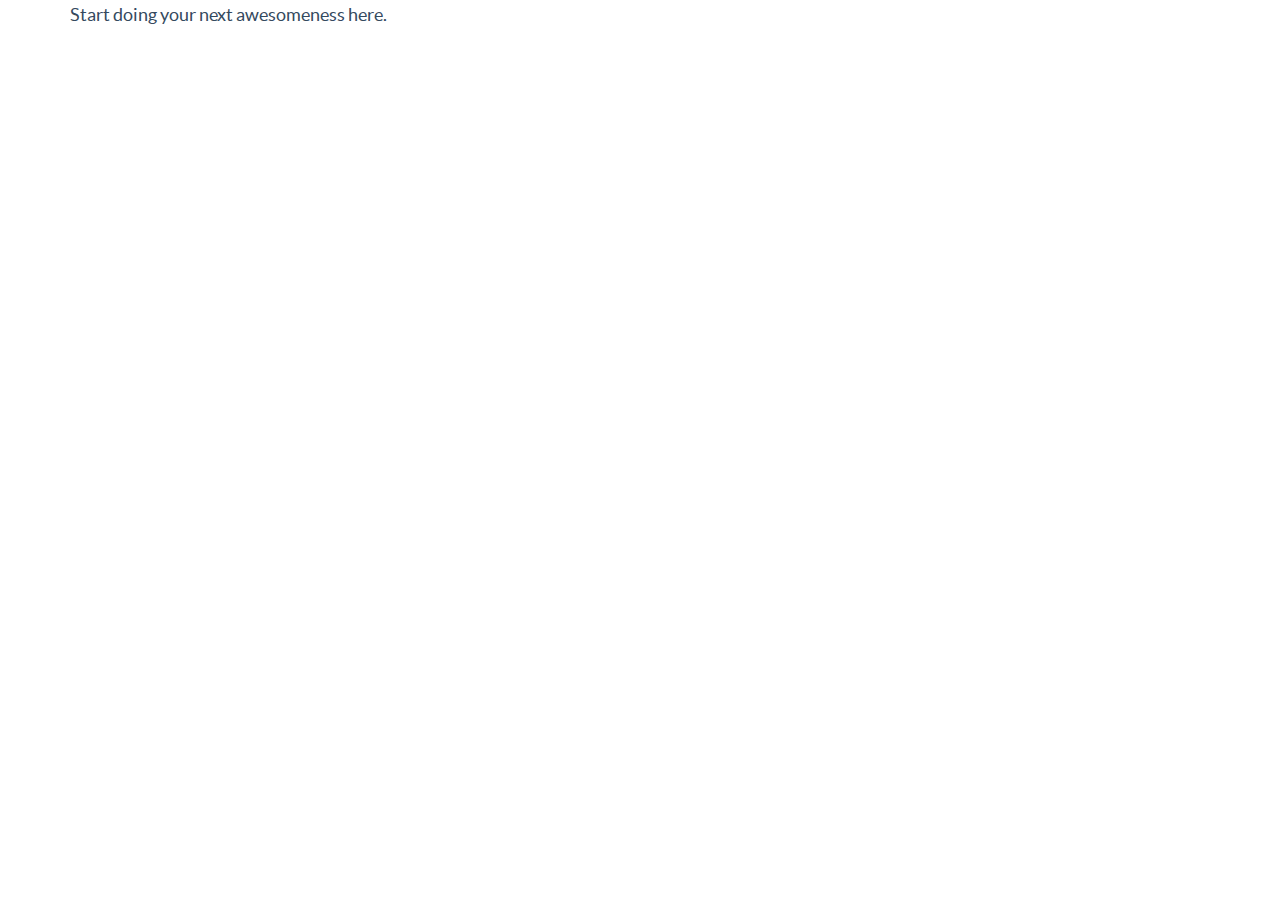
<file: css/Flat-UI-master/template.html>
<!DOCTYPE html>
<html lang="en">
  <head>
    <meta charset="utf-8">
    <title>Flat UI Free</title>
    <meta name="viewport" content="width=device-width, initial-scale=1.0">

    <!-- Loading Bootstrap -->
    <link href="bootstrap/css/bootstrap.css" rel="stylesheet">

    <!-- Loading Flat UI -->
    <link href="css/flat-ui.css" rel="stylesheet">

    <link rel="shortcut icon" href="images/favicon.ico">

    <!-- HTML5 shim, for IE6-8 support of HTML5 elements. All other JS at the end of file. -->
    <!--[if lt IE 9]>
      <script src="js/html5shiv.js"></script>
      <script src="js/respond.min.js"></script>
    <![endif]-->
  </head>
  <body>
    <div class="container">
        Start doing your next awesomeness here.
    </div>
    <!-- /.container -->


    <!-- Load JS here for greater good =============================-->
    <script src="js/jquery-1.8.3.min.js"></script>
    <script src="js/jquery-ui-1.10.3.custom.min.js"></script>
    <script src="js/jquery.ui.touch-punch.min.js"></script>
    <script src="js/bootstrap.min.js"></script>
    <script src="js/bootstrap-select.js"></script>
    <script src="js/bootstrap-switch.js"></script>
    <script src="js/flatui-checkbox.js"></script>
    <script src="js/flatui-radio.js"></script>
    <script src="js/jquery.tagsinput.js"></script>
    <script src="js/jquery.placeholder.js"></script>
  </body>
</html>
</file>
<file: css/Flat-UI-master/bootstrap/css/prettify.css>
.com { color: #93a1a1; }
.lit { color: #195f91; }
.pun, .opn, .clo { color: #93a1a1; }
.fun { color: #dc322f; }
.str, .atv { color: #D14; }
.kwd, .prettyprint .tag { color: #1e347b; }
.typ, .atn, .dec, .var { color: teal; }
.pln { color: #48484c; }

.prettyprint {
  padding: 8px;
  background-color: #f7f7f9;
  border: 1px solid #e1e1e8;
}
.prettyprint.linenums {
  -webkit-box-shadow: inset 40px 0 0 #fbfbfc, inset 41px 0 0 #ececf0;
     -moz-box-shadow: inset 40px 0 0 #fbfbfc, inset 41px 0 0 #ececf0;
          box-shadow: inset 40px 0 0 #fbfbfc, inset 41px 0 0 #ececf0;
}

/* Specify class=linenums on a pre to get line numbering */
ol.linenums {
  margin: 0 0 0 33px; /* IE indents via margin-left */
}
ol.linenums li {
  padding-left: 12px;
  color: #bebec5;
  line-height: 20px;
  text-shadow: 0 1px 0 #fff;
}
</file>
<file: css/Flat-UI-master/css/flat-ui.css>
@font-face {
  font-family: 'Lato';
  src: url('../fonts/lato/lato-black.eot');
  src: url('../fonts/lato/lato-black.eot?#iefix') format('embedded-opentype'), url('../fonts/lato/lato-black.woff') format('woff'), url('../fonts/lato/lato-black.ttf') format('truetype'), url('../fonts/lato/lato-black.svg#latoblack') format('svg');
  font-weight: 900;
  font-style: normal;
}
@font-face {
  font-family: 'Lato';
  src: url('../fonts/lato/lato-bold.eot');
  src: url('../fonts/lato/lato-bold.eot?#iefix') format('embedded-opentype'), url('../fonts/lato/lato-bold.woff') format('woff'), url('../fonts/lato/lato-bold.ttf') format('truetype'), url('../fonts/lato/lato-bold.svg#latobold') format('svg');
  font-weight: bold;
  font-style: normal;
}
@font-face {
  font-family: 'Lato';
  src: url('../fonts/lato/lato-bolditalic.eot');
  src: url('../fonts/lato/lato-bolditalic.eot?#iefix') format('embedded-opentype'), url('../fonts/lato/lato-bolditalic.woff') format('woff'), url('../fonts/lato/lato-bolditalic.ttf') format('truetype'), url('../fonts/lato/lato-bolditalic.svg#latobold-italic') format('svg');
  font-weight: bold;
  font-style: italic;
}
@font-face {
  font-family: 'Lato';
  src: url('../fonts/lato/lato-italic.eot');
  src: url('../fonts/lato/lato-italic.eot?#iefix') format('embedded-opentype'), url('../fonts/lato/lato-italic.woff') format('woff'), url('../fonts/lato/lato-italic.ttf') format('truetype'), url('../fonts/lato/lato-italic.svg#latoitalic') format('svg');
  font-weight: normal;
  font-style: italic;
}
@font-face {
  font-family: 'Lato';
  src: url('../fonts/lato/lato-light.eot');
  src: url('../fonts/lato/lato-light.eot?#iefix') format('embedded-opentype'), url('../fonts/lato/lato-light.woff') format('woff'), url('../fonts/lato/lato-light.ttf') format('truetype'), url('../fonts/lato/lato-light.svg#latolight') format('svg');
  font-weight: 300;
  font-style: normal;
}
@font-face {
  font-family: 'Lato';
  src: url('../fonts/lato/lato-regular.eot');
  src: url('../fonts/lato/lato-regular.eot?#iefix') format('embedded-opentype'), url('../fonts/lato/lato-regular.woff') format('woff'), url('../fonts/lato/lato-regular.ttf') format('truetype'), url('../fonts/lato/lato-regular.svg#latoregular') format('svg');
  font-weight: normal;
  font-style: normal;
}
@font-face {
  font-family: "Flat-UI-Icons";
  src: url('../fonts/flat-ui-icons-regular.eot');
  src: url('../fonts/flat-ui-icons-regular.eot?#iefix') format('embedded-opentype'), url('../fonts/flat-ui-icons-regular.woff') format('woff'), url('../fonts/flat-ui-icons-regular.ttf') format('truetype'), url('../fonts/flat-ui-icons-regular.svg#flat-ui-icons-regular') format('svg');
  font-weight: normal;
  font-style: normal;
}
/* Use the following CSS code if you want to use data attributes for inserting your icons */
[data-icon]:before {
  font-family: 'Flat-UI-Icons';
  content: attr(data-icon);
  speak: none;
  font-weight: normal;
  font-variant: normal;
  text-transform: none;
  -webkit-font-smoothing: antialiased;
  -moz-osx-font-smoothing: grayscale;
}
/* Use the following CSS code if you want to have a class per icon */
/*
Instead of a list of all class selectors,
you can use the generic selector below, but it's slower:
[class*="fui-"] {
*/
.fui-arrow-right,
.fui-arrow-left,
.fui-cmd,
.fui-check-inverted,
.fui-heart,
.fui-location,
.fui-plus,
.fui-check,
.fui-cross,
.fui-list,
.fui-new,
.fui-video,
.fui-photo,
.fui-volume,
.fui-time,
.fui-eye,
.fui-chat,
.fui-search,
.fui-user,
.fui-mail,
.fui-lock,
.fui-gear,
.fui-radio-unchecked,
.fui-radio-checked,
.fui-checkbox-unchecked,
.fui-checkbox-checked,
.fui-calendar-solid,
.fui-pause,
.fui-play,
.fui-check-inverted-2 {
  display: inline-block;
  font-family: 'Flat-UI-Icons';
  speak: none;
  font-style: normal;
  font-weight: normal;
  font-variant: normal;
  text-transform: none;
  -webkit-font-smoothing: antialiased;
  -moz-osx-font-smoothing: grayscale;
}
.fui-arrow-right:before {
  content: "\e02c";
}
.fui-arrow-left:before {
  content: "\e02d";
}
.fui-cmd:before {
  content: "\e02f";
}
.fui-check-inverted:before {
  content: "\e006";
}
.fui-heart:before {
  content: "\e007";
}
.fui-location:before {
  content: "\e008";
}
.fui-plus:before {
  content: "\e009";
}
.fui-check:before {
  content: "\e00a";
}
.fui-cross:before {
  content: "\e00b";
}
.fui-list:before {
  content: "\e00c";
}
.fui-new:before {
  content: "\e00d";
}
.fui-video:before {
  content: "\e00e";
}
.fui-photo:before {
  content: "\e00f";
}
.fui-volume:before {
  content: "\e010";
}
.fui-time:before {
  content: "\e011";
}
.fui-eye:before {
  content: "\e012";
}
.fui-chat:before {
  content: "\e013";
}
.fui-search:before {
  content: "\e01c";
}
.fui-user:before {
  content: "\e01d";
}
.fui-mail:before {
  content: "\e01e";
}
.fui-lock:before {
  content: "\e01f";
}
.fui-gear:before {
  content: "\e024";
}
.fui-radio-unchecked:before {
  content: "\e02b";
}
.fui-radio-checked:before {
  content: "\e032";
}
.fui-checkbox-unchecked:before {
  content: "\e033";
}
.fui-checkbox-checked:before {
  content: "\e034";
}
.fui-calendar-solid:before {
  content: "\e022";
}
.fui-pause:before {
  content: "\e03b";
}
.fui-play:before {
  content: "\e03c";
}
.fui-check-inverted-2:before {
  content: "\e000";
}
.dropdown-arrow-inverse {
  border-bottom-color: #34495e !important;
  border-top-color: #34495e !important;
}
body {
  font-family: "Lato", Helvetica, Arial, sans-serif;
  font-size: 18px;
  line-height: 1.72222;
  color: #34495e;
  background-color: #ffffff;
}
a {
  color: #16a085;
  text-decoration: none;
  -webkit-transition: 0.25s;
  transition: 0.25s;
}
a:hover,
a:focus {
  color: #1abc9c;
  text-decoration: none;
}
a:focus {
  outline: none;
}
.img-rounded {
  border-radius: 6px;
}
.img-thumbnail {
  padding: 4px;
  line-height: 1.72222;
  background-color: #ffffff;
  border: 2px solid #bdc3c7;
  border-radius: 6px;
  -webkit-transition: all 0.25s ease-in-out;
  transition: all 0.25s ease-in-out;
  display: inline-block;
  max-width: 100%;
  height: auto;
}
.img-comment {
  font-size: 15px;
  line-height: 1.2;
  font-style: italic;
  margin: 24px 0;
}
h1,
h2,
h3,
h4,
h5,
h6,
.h1,
.h2,
.h3,
.h4,
.h5,
.h6 {
  font-family: inherit;
  font-weight: 700;
  line-height: 1.1;
  color: inherit;
}
h1 small,
h2 small,
h3 small,
h4 small,
h5 small,
h6 small,
.h1 small,
.h2 small,
.h3 small,
.h4 small,
.h5 small,
.h6 small {
  color: #e7e9ec;
}
h1,
h2,
h3 {
  margin-top: 30px;
  margin-bottom: 15px;
}
h4,
h5,
h6 {
  margin-top: 15px;
  margin-bottom: 15px;
}
h6 {
  font-weight: normal;
}
h1,
.h1 {
  font-size: 61px;
}
h2,
.h2 {
  font-size: 53px;
}
h3,
.h3 {
  font-size: 40px;
}
h4,
.h4 {
  font-size: 29px;
}
h5,
.h5 {
  font-size: 28px;
}
h6,
.h6 {
  font-size: 24px;
}
p {
  font-size: 18px;
  line-height: 1.72222;
  margin: 0 0 15px;
}
.lead {
  margin-bottom: 30px;
  font-size: 28px;
  line-height: 1.46428571;
  font-weight: 300;
}
@media (min-width: 768px) {
  .lead {
    font-size: 30.006px;
  }
}
small,
.small {
  font-size: 83%;
  line-height: 2.067;
}
.text-muted {
  color: #bdc3c7;
}
.text-inverse {
  color: #ffffff;
}
.text-primary {
  color: #1abc9c;
}
a.text-primary:hover {
  color: #15967d;
}
.text-warning {
  color: #f1c40f;
}
a.text-warning:hover {
  color: #c19d0c;
}
.text-danger {
  color: #e74c3c;
}
a.text-danger:hover {
  color: #b93d30;
}
.text-success {
  color: #2ecc71;
}
a.text-success:hover {
  color: #25a35a;
}
.text-info {
  color: #3498db;
}
a.text-info:hover {
  color: #2a7aaf;
}
.bg-primary {
  color: #ffffff;
  background-color: #34495e;
}
a.bg-primary:hover {
  background-color: #222f3d;
}
.bg-success {
  background-color: #dff0d8;
}
a.bg-success:hover {
  background-color: #c1e2b3;
}
.bg-info {
  background-color: #d9edf7;
}
a.bg-info:hover {
  background-color: #afd9ee;
}
.bg-warning {
  background-color: #fcf8e3;
}
a.bg-warning:hover {
  background-color: #f7ecb5;
}
.bg-danger {
  background-color: #f2dede;
}
a.bg-danger:hover {
  background-color: #e4b9b9;
}
.page-header {
  padding-bottom: 14px;
  margin: 60px 0 30px;
  border-bottom: 1px solid #e7e9ec;
}
ul,
ol {
  margin-bottom: 15px;
}
dl {
  margin-bottom: 30px;
}
dt,
dd {
  line-height: 1.72222;
}
@media (min-width: 768px) {
  .dl-horizontal dt {
    width: 160px;
  }
  .dl-horizontal dd {
    margin-left: 180px;
  }
}
abbr[title],
abbr[data-original-title] {
  border-bottom: 1px dotted #bdc3c7;
}
blockquote {
  border-left: 3px solid #e7e9ec;
  padding: 0 0 0 16px;
  margin: 0 0 30px;
}
blockquote p {
  font-size: 20px;
  line-height: 1.55;
  font-weight: normal;
  margin-bottom: .4em;
}
blockquote small,
blockquote .small {
  font-size: 18px;
  line-height: 1.72222;
  font-style: italic;
  color: inherit;
}
blockquote small:before,
blockquote .small:before {
  content: "";
}
blockquote.pull-right {
  padding-right: 16px;
  padding-left: 0;
  border-right: 3px solid #e7e9ec;
  border-left: 0;
}
blockquote.pull-right small:after {
  content: "";
}
address {
  margin-bottom: 30px;
  line-height: 1.72222;
}
code,
kbd,
pre,
samp {
  font-family: Monaco, Menlo, Consolas, "Courier New", monospace;
}
code {
  padding: 2px 6px;
  font-size: 85%;
  color: #c7254e;
  background-color: #f9f2f4;
  border-radius: 4px;
}
kbd {
  padding: 2px 6px;
  font-size: 85%;
  color: #ffffff;
  background-color: #34495e;
  border-radius: 4px;
  box-shadow: none;
}
pre {
  padding: 8px;
  margin: 0 0 15px;
  font-size: 13px;
  line-height: 1.72222;
  color: inherit;
  background-color: #ffffff;
  border: 2px solid #e7e9ec;
  border-radius: 6px;
  white-space: pre;
}
.pre-scrollable {
  max-height: 340px;
}
.thumbnail {
  display: block;
  padding: 4px;
  margin-bottom: 5px;
  line-height: 1.72222;
  background-color: #ffffff;
  border: 2px solid #bdc3c7;
  border-radius: 6px;
  -webkit-transition: all 0.25s ease-in-out;
  transition: all 0.25s ease-in-out;
}
.thumbnail > img,
.thumbnail a > img {
  display: block;
  max-width: 100%;
  height: auto;
  margin-left: auto;
  margin-right: auto;
}
a.thumbnail:hover,
a.thumbnail:focus,
a.thumbnail.active {
  border-color: #16a085;
}
.thumbnail .caption {
  padding: 9px;
  color: #34495e;
}
.btn {
  border: none;
  font-size: 15px;
  font-weight: normal;
  line-height: 1.4;
  border-radius: 4px;
  padding: 10px 15px;
  -webkit-font-smoothing: subpixel-antialiased;
  -webkit-transition: border .25s linear, color .25s linear, background-color .25s linear;
  transition: border .25s linear, color .25s linear, background-color .25s linear;
}
.btn:hover,
.btn:focus {
  outline: none;
  color: #ffffff;
}
.btn:active,
.btn.active {
  outline: none;
  -webkit-box-shadow: none;
  box-shadow: none;
}
.btn.disabled,
.btn[disabled],
fieldset[disabled] .btn {
  background-color: #bdc3c7;
  color: rgba(255, 255, 255, 0.75);
  opacity: 0.7;
  filter: alpha(opacity=70);
}
.btn > [class^="fui-"] {
  margin: 0 1px;
  position: relative;
  line-height: 1;
  top: 1px;
}
.btn-xs.btn > [class^="fui-"] {
  font-size: 11px;
  top: 0;
}
.btn-hg.btn > [class^="fui-"] {
  top: 2px;
}
.btn-default {
  color: #ffffff;
  background-color: #bdc3c7;
}
.btn-default:hover,
.btn-default:focus,
.btn-default:active,
.btn-default.active,
.open .dropdown-toggle.btn-default {
  color: #ffffff;
  background-color: #cacfd2;
  border-color: #cacfd2;
}
.btn-default:active,
.btn-default.active,
.open .dropdown-toggle.btn-default {
  background: #a1a6a9;
  border-color: #a1a6a9;
}
.btn-default.disabled,
.btn-default[disabled],
fieldset[disabled] .btn-default,
.btn-default.disabled:hover,
.btn-default[disabled]:hover,
fieldset[disabled] .btn-default:hover,
.btn-default.disabled:focus,
.btn-default[disabled]:focus,
fieldset[disabled] .btn-default:focus,
.btn-default.disabled:active,
.btn-default[disabled]:active,
fieldset[disabled] .btn-default:active,
.btn-default.disabled.active,
.btn-default[disabled].active,
fieldset[disabled] .btn-default.active {
  background-color: #bdc3c7;
  border-color: #bdc3c7;
}
.btn-primary {
  color: #ffffff;
  background-color: #1abc9c;
}
.btn-primary:hover,
.btn-primary:focus,
.btn-primary:active,
.btn-primary.active,
.open .dropdown-toggle.btn-primary {
  color: #ffffff;
  background-color: #48c9b0;
  border-color: #48c9b0;
}
.btn-primary:active,
.btn-primary.active,
.open .dropdown-toggle.btn-primary {
  background: #16a085;
  border-color: #16a085;
}
.btn-primary.disabled,
.btn-primary[disabled],
fieldset[disabled] .btn-primary,
.btn-primary.disabled:hover,
.btn-primary[disabled]:hover,
fieldset[disabled] .btn-primary:hover,
.btn-primary.disabled:focus,
.btn-primary[disabled]:focus,
fieldset[disabled] .btn-primary:focus,
.btn-primary.disabled:active,
.btn-primary[disabled]:active,
fieldset[disabled] .btn-primary:active,
.btn-primary.disabled.active,
.btn-primary[disabled].active,
fieldset[disabled] .btn-primary.active {
  background-color: #1abc9c;
  border-color: #1abc9c;
}
.btn-info {
  color: #ffffff;
  background-color: #3498db;
}
.btn-info:hover,
.btn-info:focus,
.btn-info:active,
.btn-info.active,
.open .dropdown-toggle.btn-info {
  color: #ffffff;
  background-color: #5dade2;
  border-color: #5dade2;
}
.btn-info:active,
.btn-info.active,
.open .dropdown-toggle.btn-info {
  background: #2c81ba;
  border-color: #2c81ba;
}
.btn-info.disabled,
.btn-info[disabled],
fieldset[disabled] .btn-info,
.btn-info.disabled:hover,
.btn-info[disabled]:hover,
fieldset[disabled] .btn-info:hover,
.btn-info.disabled:focus,
.btn-info[disabled]:focus,
fieldset[disabled] .btn-info:focus,
.btn-info.disabled:active,
.btn-info[disabled]:active,
fieldset[disabled] .btn-info:active,
.btn-info.disabled.active,
.btn-info[disabled].active,
fieldset[disabled] .btn-info.active {
  background-color: #3498db;
  border-color: #3498db;
}
.btn-danger {
  color: #ffffff;
  background-color: #e74c3c;
}
.btn-danger:hover,
.btn-danger:focus,
.btn-danger:active,
.btn-danger.active,
.open .dropdown-toggle.btn-danger {
  color: #ffffff;
  background-color: #ec7063;
  border-color: #ec7063;
}
.btn-danger:active,
.btn-danger.active,
.open .dropdown-toggle.btn-danger {
  background: #c44133;
  border-color: #c44133;
}
.btn-danger.disabled,
.btn-danger[disabled],
fieldset[disabled] .btn-danger,
.btn-danger.disabled:hover,
.btn-danger[disabled]:hover,
fieldset[disabled] .btn-danger:hover,
.btn-danger.disabled:focus,
.btn-danger[disabled]:focus,
fieldset[disabled] .btn-danger:focus,
.btn-danger.disabled:active,
.btn-danger[disabled]:active,
fieldset[disabled] .btn-danger:active,
.btn-danger.disabled.active,
.btn-danger[disabled].active,
fieldset[disabled] .btn-danger.active {
  background-color: #e74c3c;
  border-color: #e74c3c;
}
.btn-success {
  color: #ffffff;
  background-color: #2ecc71;
}
.btn-success:hover,
.btn-success:focus,
.btn-success:active,
.btn-success.active,
.open .dropdown-toggle.btn-success {
  color: #ffffff;
  background-color: #58d68d;
  border-color: #58d68d;
}
.btn-success:active,
.btn-success.active,
.open .dropdown-toggle.btn-success {
  background: #27ad60;
  border-color: #27ad60;
}
.btn-success.disabled,
.btn-success[disabled],
fieldset[disabled] .btn-success,
.btn-success.disabled:hover,
.btn-success[disabled]:hover,
fieldset[disabled] .btn-success:hover,
.btn-success.disabled:focus,
.btn-success[disabled]:focus,
fieldset[disabled] .btn-success:focus,
.btn-success.disabled:active,
.btn-success[disabled]:active,
fieldset[disabled] .btn-success:active,
.btn-success.disabled.active,
.btn-success[disabled].active,
fieldset[disabled] .btn-success.active {
  background-color: #2ecc71;
  border-color: #2ecc71;
}
.btn-warning {
  color: #ffffff;
  background-color: #f1c40f;
}
.btn-warning:hover,
.btn-warning:focus,
.btn-warning:active,
.btn-warning.active,
.open .dropdown-toggle.btn-warning {
  color: #ffffff;
  background-color: #f5d313;
  border-color: #f5d313;
}
.btn-warning:active,
.btn-warning.active,
.open .dropdown-toggle.btn-warning {
  background: #cda70d;
  border-color: #cda70d;
}
.btn-warning.disabled,
.btn-warning[disabled],
fieldset[disabled] .btn-warning,
.btn-warning.disabled:hover,
.btn-warning[disabled]:hover,
fieldset[disabled] .btn-warning:hover,
.btn-warning.disabled:focus,
.btn-warning[disabled]:focus,
fieldset[disabled] .btn-warning:focus,
.btn-warning.disabled:active,
.btn-warning[disabled]:active,
fieldset[disabled] .btn-warning:active,
.btn-warning.disabled.active,
.btn-warning[disabled].active,
fieldset[disabled] .btn-warning.active {
  background-color: #f1c40f;
  border-color: #f1c40f;
}
.btn-inverse {
  color: #ffffff;
  background-color: #34495e;
}
.btn-inverse:hover,
.btn-inverse:focus,
.btn-inverse:active,
.btn-inverse.active,
.open .dropdown-toggle.btn-inverse {
  color: #ffffff;
  background-color: #415b76;
  border-color: #415b76;
}
.btn-inverse:active,
.btn-inverse.active,
.open .dropdown-toggle.btn-inverse {
  background: #2c3e50;
  border-color: #2c3e50;
}
.btn-inverse.disabled,
.btn-inverse[disabled],
fieldset[disabled] .btn-inverse,
.btn-inverse.disabled:hover,
.btn-inverse[disabled]:hover,
fieldset[disabled] .btn-inverse:hover,
.btn-inverse.disabled:focus,
.btn-inverse[disabled]:focus,
fieldset[disabled] .btn-inverse:focus,
.btn-inverse.disabled:active,
.btn-inverse[disabled]:active,
fieldset[disabled] .btn-inverse:active,
.btn-inverse.disabled.active,
.btn-inverse[disabled].active,
fieldset[disabled] .btn-inverse.active {
  background-color: #34495e;
  border-color: #34495e;
}
.btn-embossed {
  -webkit-box-shadow: inset 0 -2px 0 rgba(0, 0, 0, 0.15);
  box-shadow: inset 0 -2px 0 rgba(0, 0, 0, 0.15);
}
.btn-embossed.active,
.btn-embossed:active {
  -webkit-box-shadow: inset 0 2px 0 rgba(0, 0, 0, 0.15);
  box-shadow: inset 0 2px 0 rgba(0, 0, 0, 0.15);
}
.btn-wide {
  min-width: 140px;
  padding-left: 30px;
  padding-right: 30px;
}
.btn-link {
  color: #16a085;
}
.btn-link:hover,
.btn-link:focus {
  color: #1abc9c;
  text-decoration: underline;
  background-color: transparent;
}
.btn-link[disabled]:hover,
fieldset[disabled] .btn-link:hover,
.btn-link[disabled]:focus,
fieldset[disabled] .btn-link:focus {
  color: #bdc3c7;
  text-decoration: none;
}
.btn-hg {
  padding: 13px 20px;
  font-size: 22px;
  line-height: 1.227;
  border-radius: 6px;
}
.btn-lg {
  padding: 10px 19px;
  font-size: 17px;
  line-height: 1.471;
  border-radius: 6px;
}
.btn-sm {
  padding: 9px 13px;
  font-size: 13px;
  line-height: 1.385;
  border-radius: 4px;
}
.btn-xs {
  padding: 6px 9px;
  font-size: 12px;
  line-height: 1.083;
  border-radius: 3px;
}
.btn-tip {
  font-weight: 300;
  padding-left: 10px;
  font-size: 92%;
}
.btn-block {
  white-space: normal;
}
.btn-default .caret {
  border-top-color: #ffffff;
}
.btn-primary .caret,
.btn-success .caret,
.btn-warning .caret,
.btn-danger .caret,
.btn-info .caret {
  border-top-color: #ffffff;
}
.dropup .btn-default .caret {
  border-bottom-color: #ffffff;
}
.dropup .btn-primary .caret,
.dropup .btn-success .caret,
.dropup .btn-warning .caret,
.dropup .btn-danger .caret,
.dropup .btn-info .caret {
  border-bottom-color: #ffffff;
}
.btn-group-xs > .btn {
  padding: 6px 9px;
  font-size: 12px;
  line-height: 1.083;
  border-radius: 3px;
}
.btn-group-sm > .btn {
  padding: 9px 13px;
  font-size: 13px;
  line-height: 1.385;
  border-radius: 4px;
}
.btn-group-lg > .btn {
  padding: 10px 19px;
  font-size: 17px;
  line-height: 1.471;
  border-radius: 6px;
}
.btn-group-gh > .btn {
  padding: 13px 20px;
  font-size: 22px;
  line-height: 1.227;
  border-radius: 6px;
}
.btn-group > .btn + .btn {
  margin-left: 0;
}
.btn-group > .btn + .dropdown-toggle {
  border-left: 2px solid rgba(52, 73, 94, 0.15);
  padding-left: 12px;
  padding-right: 12px;
}
.btn-group > .btn + .dropdown-toggle .caret {
  margin-left: 3px;
  margin-right: 3px;
}
.btn-group > .btn.btn-gh + .dropdown-toggle .caret {
  margin-left: 7px;
  margin-right: 7px;
}
.btn-group > .btn.btn-sm + .dropdown-toggle .caret {
  margin-left: 0;
  margin-right: 0;
}
.dropdown-toggle .caret {
  margin-left: 8px;
}
.btn-group > .btn,
.btn-group > .dropdown-menu,
.btn-group > .popover {
  font-weight: 400;
}
.btn-group:focus .dropdown-toggle {
  outline: none;
  -webkit-transition: 0.25s;
  transition: 0.25s;
}
.btn-group.open .dropdown-toggle {
  color: rgba(255, 255, 255, 0.75);
  -webkit-box-shadow: none;
  box-shadow: none;
}
.btn-toolbar .btn.active {
  color: #ffffff;
}
.btn-toolbar .btn > [class^="fui-"] {
  font-size: 16px;
  margin: 0 1px;
}
.caret {
  border-width: 8px 6px;
  border-bottom-color: #34495e;
  border-top-color: #34495e;
  border-style: solid;
  border-bottom-style: none;
  -webkit-transition: 0.25s;
  transition: 0.25s;
  -webkit-transform: scale(1.001, );
  -ms-transform: scale(1.001, );
  transform: scale(1.001, );
}
.dropup .caret,
.dropup .btn-lg .caret,
.navbar-fixed-bottom .dropdown .caret {
  border-bottom-width: 8px;
}
.btn-lg .caret {
  border-top-width: 8px;
  border-right-width: 6px;
  border-left-width: 6px;
}
.select {
  display: inline-block;
  margin-bottom: 10px;
}
[class*="span"] > .select[class*="span"] {
  margin-left: 0;
}
.select[class*="span"] .btn {
  width: 100%;
}
.select.select-block {
  display: block;
  float: none;
  margin-left: 0;
  width: auto;
}
.select.select-block:before,
.select.select-block:after {
  content: " ";
  /* 1 */

  display: table;
  /* 2 */

}
.select.select-block:after {
  clear: both;
}
.select.select-block .btn {
  width: 100%;
}
.select.select-block .dropdown-menu {
  width: 100%;
}
.select .btn {
  width: 220px;
}
.select .btn.btn-hg .filter-option {
  left: 20px;
  right: 40px;
  top: 13px;
}
.select .btn.btn-hg .caret {
  right: 20px;
}
.select .btn.btn-lg .filter-option {
  left: 18px;
  right: 38px;
}
.select .btn.btn-sm .filter-option {
  left: 13px;
  right: 33px;
}
.select .btn.btn-sm .caret {
  right: 13px;
}
.select .btn.btn-xs .filter-option {
  left: 13px;
  right: 33px;
  top: 5px;
}
.select .btn.btn-xs .caret {
  right: 13px;
}
.select .btn .filter-option {
  height: 26px;
  left: 13px;
  overflow: hidden;
  position: absolute;
  right: 33px;
  text-align: left;
  top: 10px;
}
.select .btn .caret {
  position: absolute;
  right: 16px;
  top: 50%;
  margin-top: -3px;
}
.select .btn .dropdown-toggle {
  border-radius: 6px;
}
.select .btn .dropdown-menu {
  min-width: 100%;
}
.select .btn .dropdown-menu dt {
  cursor: default;
  display: block;
  padding: 3px 20px;
}
.select .btn .dropdown-menu li:not(.disabled) > a:hover small {
  color: rgba(255, 255, 255, 0.004);
}
.select .btn .dropdown-menu li > a {
  min-height: 20px;
}
.select .btn .dropdown-menu li > a.opt {
  padding-left: 35px;
}
.select .btn .dropdown-menu li small {
  padding-left: .5em;
}
.select .btn .dropdown-menu li > dt small {
  font-weight: normal;
}
.select .btn > .disabled,
.select .btn .dropdown-menu li.disabled > a {
  cursor: default;
}
.select .caret {
  border-bottom-color: #ffffff;
  border-top-color: #ffffff;
}
legend {
  display: block;
  width: 100%;
  padding: 0;
  margin-bottom: 15px;
  font-size: 24px;
  line-height: inherit;
  color: inherit;
  border-bottom: none;
}
textarea {
  font-size: 20px;
  line-height: 24px;
  padding: 5px 11px;
}
input[type="search"] {
  -webkit-appearance: none !important;
}
label {
  font-weight: normal;
  font-size: 15px;
  line-height: 2.4;
}
.form-control:-moz-placeholder {
  color: #b2bcc5;
}
.form-control::-moz-placeholder {
  color: #b2bcc5;
  opacity: 1;
}
.form-control:-ms-input-placeholder {
  color: #b2bcc5;
}
.form-control::-webkit-input-placeholder {
  color: #b2bcc5;
}
.form-control.placeholder {
  color: #b2bcc5;
}
.form-control {
  border: 2px solid #bdc3c7;
  color: #34495e;
  font-family: "Lato", Helvetica, Arial, sans-serif;
  font-size: 15px;
  line-height: 1.467;
  padding: 8px 12px;
  height: 42px;
  -webkit-appearance: none;
  border-radius: 6px;
  -webkit-box-shadow: none;
  box-shadow: none;
  -webkit-transition: border .25s linear, color .25s linear, background-color .25s linear;
  transition: border .25s linear, color .25s linear, background-color .25s linear;
}
.form-group.focus .form-control,
.form-control:focus {
  border-color: #1abc9c;
  outline: 0;
  -webkit-box-shadow: none;
  box-shadow: none;
}
.form-control[disabled],
.form-control[readonly],
fieldset[disabled] .form-control {
  background-color: #f4f6f6;
  border-color: #d5dbdb;
  color: #d5dbdb;
  cursor: default;
  opacity: 0.7;
  filter: alpha(opacity=70);
}
.form-control.flat {
  border-color: transparent;
}
.form-control.flat:hover {
  border-color: #bdc3c7;
}
.form-control.flat:focus {
  border-color: #1abc9c;
}
.input-sm {
  height: 35px;
  padding: 6px 10px;
  font-size: 13px;
  line-height: 1.462;
  border-radius: 6px;
}
select.input-sm {
  height: 35px;
  line-height: 35px;
}
textarea.input-sm,
select[multiple].input-sm {
  height: auto;
}
.input-lg {
  height: 45px;
  padding: 10px 15px;
  font-size: 17px;
  line-height: 1.235;
  border-radius: 6px;
}
select.input-lg {
  height: 45px;
  line-height: 45px;
}
textarea.input-lg,
select[multiple].input-lg {
  height: auto;
}
.input-hg {
  height: 53px;
  padding: 10px 16px;
  font-size: 22px;
  line-height: 1.318;
  border-radius: 6px;
}
select.input-hg {
  height: 53px;
  line-height: 53px;
}
textarea.input-hg,
select[multiple].input-hg {
  height: auto;
}
.has-warning .help-block,
.has-warning .control-label,
.has-warning .radio,
.has-warning .checkbox,
.has-warning .radio-inline,
.has-warning .checkbox-inline {
  color: #f1c40f;
}
.has-warning .form-control {
  color: #f1c40f;
  border-color: #f1c40f;
  -webkit-box-shadow: none;
  box-shadow: none;
}
.has-warning .form-control:-moz-placeholder {
  color: #f1c40f;
}
.has-warning .form-control::-moz-placeholder {
  color: #f1c40f;
  opacity: 1;
}
.has-warning .form-control:-ms-input-placeholder {
  color: #f1c40f;
}
.has-warning .form-control::-webkit-input-placeholder {
  color: #f1c40f;
}
.has-warning .form-control.placeholder {
  color: #f1c40f;
}
.has-warning .form-control:focus {
  border-color: #f1c40f;
  -webkit-box-shadow: none;
  box-shadow: none;
}
.has-warning .input-group-addon {
  color: #f1c40f;
  border-color: #f1c40f;
  background-color: #ffffff;
}
.has-error .help-block,
.has-error .control-label,
.has-error .radio,
.has-error .checkbox,
.has-error .radio-inline,
.has-error .checkbox-inline {
  color: #e74c3c;
}
.has-error .form-control {
  color: #e74c3c;
  border-color: #e74c3c;
  -webkit-box-shadow: none;
  box-shadow: none;
}
.has-error .form-control:-moz-placeholder {
  color: #e74c3c;
}
.has-error .form-control::-moz-placeholder {
  color: #e74c3c;
  opacity: 1;
}
.has-error .form-control:-ms-input-placeholder {
  color: #e74c3c;
}
.has-error .form-control::-webkit-input-placeholder {
  color: #e74c3c;
}
.has-error .form-control.placeholder {
  color: #e74c3c;
}
.has-error .form-control:focus {
  border-color: #e74c3c;
  -webkit-box-shadow: none;
  box-shadow: none;
}
.has-error .input-group-addon {
  color: #e74c3c;
  border-color: #e74c3c;
  background-color: #ffffff;
}
.has-success .help-block,
.has-success .control-label,
.has-success .radio,
.has-success .checkbox,
.has-success .radio-inline,
.has-success .checkbox-inline {
  color: #2ecc71;
}
.has-success .form-control {
  color: #2ecc71;
  border-color: #2ecc71;
  -webkit-box-shadow: none;
  box-shadow: none;
}
.has-success .form-control:-moz-placeholder {
  color: #2ecc71;
}
.has-success .form-control::-moz-placeholder {
  color: #2ecc71;
  opacity: 1;
}
.has-success .form-control:-ms-input-placeholder {
  color: #2ecc71;
}
.has-success .form-control::-webkit-input-placeholder {
  color: #2ecc71;
}
.has-success .form-control.placeholder {
  color: #2ecc71;
}
.has-success .form-control:focus {
  border-color: #2ecc71;
  -webkit-box-shadow: none;
  box-shadow: none;
}
.has-success .input-group-addon {
  color: #2ecc71;
  border-color: #2ecc71;
  background-color: #ffffff;
}
.help-block {
  font-size: 15px;
  margin-bottom: 5px;
  color: inherit;
}
.form-group {
  position: relative;
  margin-bottom: 20px;
}
.form-horizontal .control-label,
.form-horizontal .radio,
.form-horizontal .checkbox,
.form-horizontal .radio-inline,
.form-horizontal .checkbox-inline {
  margin-top: 0;
  margin-bottom: 0;
  padding-top: 6px;
}
.form-horizontal .form-group {
  margin-left: -15px;
  margin-right: -15px;
}
.form-horizontal .form-group:before,
.form-horizontal .form-group:after {
  content: " ";
  /* 1 */

  display: table;
  /* 2 */

}
.form-horizontal .form-group:after {
  clear: both;
}
.form-horizontal .form-control-static {
  padding-top: 6px;
}
.form-group {
  position: relative;
}
.form-control + .input-icon {
  position: absolute;
  top: 2px;
  right: 2px;
  line-height: 37px;
  vertical-align: middle;
  font-size: 20px;
  color: #b2bcc5;
  background-color: #ffffff;
  padding: 0 12px 0 0;
  border-radius: 6px;
}
.input-hg + .input-icon {
  line-height: 49px;
  padding: 0 16px 0 0;
}
.input-lg + .input-icon {
  line-height: 41px;
  padding: 0 15px 0 0;
}
.input-sm + .input-icon {
  font-size: 18px;
  line-height: 30px;
  padding: 0 10px 0 0;
}
.has-success .input-icon {
  color: #2ecc71;
}
.has-warning .input-icon {
  color: #f1c40f;
}
.has-error .input-icon {
  color: #e74c3c;
}
.form-control[disabled] + .input-icon,
.form-control[readonly] + .input-icon,
fieldset[disabled] .form-control + .input-icon,
.form-control.disabled + .input-icon {
  color: #d5dbdb;
  background-color: transparent;
  opacity: 0.7;
  filter: alpha(opacity=70);
}
.input-group-hg > .form-control,
.input-group-hg > .input-group-addon,
.input-group-hg > .input-group-btn > .btn {
  height: 53px;
  padding: 10px 16px;
  font-size: 22px;
  line-height: 1.318;
  border-radius: 6px;
}
select.input-group-hg > .form-control,
select.input-group-hg > .input-group-addon,
select.input-group-hg > .input-group-btn > .btn {
  height: 53px;
  line-height: 53px;
}
textarea.input-group-hg > .form-control,
textarea.input-group-hg > .input-group-addon,
textarea.input-group-hg > .input-group-btn > .btn,
select[multiple].input-group-hg > .form-control,
select[multiple].input-group-hg > .input-group-addon,
select[multiple].input-group-hg > .input-group-btn > .btn {
  height: auto;
}
.input-group-lg > .form-control,
.input-group-lg > .input-group-addon,
.input-group-lg > .input-group-btn > .btn {
  height: 45px;
  padding: 10px 15px;
  font-size: 17px;
  line-height: 1.235;
  border-radius: 6px;
}
select.input-group-lg > .form-control,
select.input-group-lg > .input-group-addon,
select.input-group-lg > .input-group-btn > .btn {
  height: 45px;
  line-height: 45px;
}
textarea.input-group-lg > .form-control,
textarea.input-group-lg > .input-group-addon,
textarea.input-group-lg > .input-group-btn > .btn,
select[multiple].input-group-lg > .form-control,
select[multiple].input-group-lg > .input-group-addon,
select[multiple].input-group-lg > .input-group-btn > .btn {
  height: auto;
}
.input-group-sm > .form-control,
.input-group-sm > .input-group-addon,
.input-group-sm > .input-group-btn > .btn {
  height: 35px;
  padding: 6px 10px;
  font-size: 13px;
  line-height: 1.462;
  border-radius: 6px;
}
select.input-group-sm > .form-control,
select.input-group-sm > .input-group-addon,
select.input-group-sm > .input-group-btn > .btn {
  height: 35px;
  line-height: 35px;
}
textarea.input-group-sm > .form-control,
textarea.input-group-sm > .input-group-addon,
textarea.input-group-sm > .input-group-btn > .btn,
select[multiple].input-group-sm > .form-control,
select[multiple].input-group-sm > .input-group-addon,
select[multiple].input-group-sm > .input-group-btn > .btn {
  height: auto;
}
.input-group-addon {
  padding: 10px 12px;
  font-size: 15px;
  color: #ffffff;
  text-align: center;
  background-color: #bdc3c7;
  border: 1px solid #bdc3c7;
  border-radius: 6px;
  -webkit-transition: border .25s linear, color .25s linear, background-color .25s linear;
  transition: border .25s linear, color .25s linear, background-color .25s linear;
}
.input-group-hg .input-group-addon,
.input-group-lg .input-group-addon,
.input-group-sm .input-group-addon {
  line-height: 1;
}
.input-group .form-control:first-child,
.input-group-addon:first-child,
.input-group-btn:first-child > .btn,
.input-group-btn:first-child > .dropdown-toggle,
.input-group-btn:last-child > .btn:not(:last-child):not(.dropdown-toggle) {
  border-bottom-right-radius: 0;
  border-top-right-radius: 0;
}
.input-group .form-control:last-child,
.input-group-addon:last-child,
.input-group-btn:last-child > .btn,
.input-group-btn:last-child > .dropdown-toggle,
.input-group-btn:first-child > .btn:not(:first-child) {
  border-bottom-left-radius: 0;
  border-top-left-radius: 0;
}
.form-group.focus .input-group-addon,
.input-group.focus .input-group-addon {
  background-color: #1abc9c;
  border-color: #1abc9c;
}
.form-group.focus .input-group-btn > .btn-default + .btn-default,
.input-group.focus .input-group-btn > .btn-default + .btn-default {
  border-left-color: #16a085;
}
.form-group.focus .input-group-btn .btn,
.input-group.focus .input-group-btn .btn {
  border-color: #1abc9c;
  background-color: #ffffff;
  color: #1abc9c;
}
.form-group.focus .input-group-btn .btn-default,
.input-group.focus .input-group-btn .btn-default {
  color: #ffffff;
  background-color: #1abc9c;
}
.form-group.focus .input-group-btn .btn-default:hover,
.input-group.focus .input-group-btn .btn-default:hover,
.form-group.focus .input-group-btn .btn-default:focus,
.input-group.focus .input-group-btn .btn-default:focus,
.form-group.focus .input-group-btn .btn-default:active,
.input-group.focus .input-group-btn .btn-default:active,
.form-group.focus .input-group-btn .btn-default.active,
.input-group.focus .input-group-btn .btn-default.active,
.open .dropdown-toggle.form-group.focus .input-group-btn .btn-default,
.open .dropdown-toggle.input-group.focus .input-group-btn .btn-default {
  color: #ffffff;
  background-color: #48c9b0;
  border-color: #48c9b0;
}
.form-group.focus .input-group-btn .btn-default:active,
.input-group.focus .input-group-btn .btn-default:active,
.form-group.focus .input-group-btn .btn-default.active,
.input-group.focus .input-group-btn .btn-default.active,
.open .dropdown-toggle.form-group.focus .input-group-btn .btn-default,
.open .dropdown-toggle.input-group.focus .input-group-btn .btn-default {
  background: #16a085;
  border-color: #16a085;
}
.form-group.focus .input-group-btn .btn-default.disabled,
.input-group.focus .input-group-btn .btn-default.disabled,
.form-group.focus .input-group-btn .btn-default[disabled],
.input-group.focus .input-group-btn .btn-default[disabled],
fieldset[disabled] .form-group.focus .input-group-btn .btn-default,
fieldset[disabled] .input-group.focus .input-group-btn .btn-default,
.form-group.focus .input-group-btn .btn-default.disabled:hover,
.input-group.focus .input-group-btn .btn-default.disabled:hover,
.form-group.focus .input-group-btn .btn-default[disabled]:hover,
.input-group.focus .input-group-btn .btn-default[disabled]:hover,
fieldset[disabled] .form-group.focus .input-group-btn .btn-default:hover,
fieldset[disabled] .input-group.focus .input-group-btn .btn-default:hover,
.form-group.focus .input-group-btn .btn-default.disabled:focus,
.input-group.focus .input-group-btn .btn-default.disabled:focus,
.form-group.focus .input-group-btn .btn-default[disabled]:focus,
.input-group.focus .input-group-btn .btn-default[disabled]:focus,
fieldset[disabled] .form-group.focus .input-group-btn .btn-default:focus,
fieldset[disabled] .input-group.focus .input-group-btn .btn-default:focus,
.form-group.focus .input-group-btn .btn-default.disabled:active,
.input-group.focus .input-group-btn .btn-default.disabled:active,
.form-group.focus .input-group-btn .btn-default[disabled]:active,
.input-group.focus .input-group-btn .btn-default[disabled]:active,
fieldset[disabled] .form-group.focus .input-group-btn .btn-default:active,
fieldset[disabled] .input-group.focus .input-group-btn .btn-default:active,
.form-group.focus .input-group-btn .btn-default.disabled.active,
.input-group.focus .input-group-btn .btn-default.disabled.active,
.form-group.focus .input-group-btn .btn-default[disabled].active,
.input-group.focus .input-group-btn .btn-default[disabled].active,
fieldset[disabled] .form-group.focus .input-group-btn .btn-default.active,
fieldset[disabled] .input-group.focus .input-group-btn .btn-default.active {
  background-color: #1abc9c;
  border-color: #1abc9c;
}
.input-group-btn .btn {
  background-color: #ffffff;
  border: 2px solid #bdc3c7;
  color: #bdc3c7;
  line-height: 18px;
}
.input-group-btn .btn-default {
  color: #ffffff;
  background-color: #bdc3c7;
}
.input-group-btn .btn-default:hover,
.input-group-btn .btn-default:focus,
.input-group-btn .btn-default:active,
.input-group-btn .btn-default.active,
.open .dropdown-toggle.input-group-btn .btn-default {
  color: #ffffff;
  background-color: #cacfd2;
  border-color: #cacfd2;
}
.input-group-btn .btn-default:active,
.input-group-btn .btn-default.active,
.open .dropdown-toggle.input-group-btn .btn-default {
  background: #a1a6a9;
  border-color: #a1a6a9;
}
.input-group-btn .btn-default.disabled,
.input-group-btn .btn-default[disabled],
fieldset[disabled] .input-group-btn .btn-default,
.input-group-btn .btn-default.disabled:hover,
.input-group-btn .btn-default[disabled]:hover,
fieldset[disabled] .input-group-btn .btn-default:hover,
.input-group-btn .btn-default.disabled:focus,
.input-group-btn .btn-default[disabled]:focus,
fieldset[disabled] .input-group-btn .btn-default:focus,
.input-group-btn .btn-default.disabled:active,
.input-group-btn .btn-default[disabled]:active,
fieldset[disabled] .input-group-btn .btn-default:active,
.input-group-btn .btn-default.disabled.active,
.input-group-btn .btn-default[disabled].active,
fieldset[disabled] .input-group-btn .btn-default.active {
  background-color: #bdc3c7;
  border-color: #bdc3c7;
}
.input-group-hg .input-group-btn .btn {
  line-height: 31px;
}
.input-group-lg .input-group-btn .btn {
  line-height: 21px;
}
.input-group-sm .input-group-btn .btn {
  line-height: 19px;
}
.input-group-btn:first-child > .btn {
  border-right-width: 0;
  margin-right: -2px;
}
.input-group-btn:last-child > .btn {
  border-left-width: 0;
  margin-left: -2px;
}
.input-group-btn > .btn-default + .btn-default {
  border-left: 2px solid #bdc3c7;
}
.input-group-btn > .btn:first-child + .btn .caret {
  margin-left: 0;
}
.input-group-rounded .input-group-btn + .form-control,
.input-group-rounded .input-group-btn:last-child .btn {
  border-bottom-right-radius: 20px;
  border-top-right-radius: 20px;
}
.input-group-hg.input-group-rounded .input-group-btn + .form-control,
.input-group-hg.input-group-rounded .input-group-btn:last-child .btn {
  border-bottom-right-radius: 27px;
  border-top-right-radius: 27px;
}
.input-group-lg.input-group-rounded .input-group-btn + .form-control,
.input-group-lg.input-group-rounded .input-group-btn:last-child .btn {
  border-bottom-right-radius: 25px;
  border-top-right-radius: 25px;
}
.input-group-rounded .form-control:first-child,
.input-group-rounded .input-group-btn:first-child .btn {
  border-bottom-left-radius: 20px;
  border-top-left-radius: 20px;
}
.input-group-hg.input-group-rounded .form-control:first-child,
.input-group-hg.input-group-rounded .input-group-btn:first-child .btn {
  border-bottom-left-radius: 27px;
  border-top-left-radius: 27px;
}
.input-group-lg.input-group-rounded .form-control:first-child,
.input-group-lg.input-group-rounded .input-group-btn:first-child .btn {
  border-bottom-left-radius: 25px;
  border-top-left-radius: 25px;
}
.input-group-rounded .input-group-btn + .form-control {
  padding-left: 0;
}
.checkbox,
.radio {
  margin-bottom: 12px;
  padding-left: 32px;
  position: relative;
  -webkit-transition: color 0.25s linear;
  transition: color 0.25s linear;
  font-size: 14px;
  line-height: 1.5;
}
.checkbox input,
.radio input {
  outline: none !important;
  display: none;
}
.checkbox .icons,
.radio .icons {
  color: #bdc3c7;
  display: block;
  height: 20px;
  left: 0;
  position: absolute;
  top: 0;
  width: 20px;
  text-align: center;
  line-height: 21px;
  font-size: 20px;
  cursor: pointer;
  -webkit-transition: color 0.25s linear;
  transition: color 0.25s linear;
}
.checkbox .icons .first-icon,
.radio .icons .first-icon,
.checkbox .icons .second-icon,
.radio .icons .second-icon {
  display: inline-table;
  position: absolute;
  left: 0;
  top: 0;
  background-color: transparent;
  margin: 0;
  opacity: 1;
  filter: alpha(opacity=100);
}
.checkbox .icons .second-icon,
.radio .icons .second-icon {
  opacity: 0;
  filter: alpha(opacity=0);
}
.checkbox:hover,
.radio:hover {
  -webkit-transition: color 0.25s linear;
  transition: color 0.25s linear;
}
.checkbox:hover .first-icon,
.radio:hover .first-icon {
  opacity: 0;
  filter: alpha(opacity=0);
}
.checkbox:hover .second-icon,
.radio:hover .second-icon {
  opacity: 1;
  filter: alpha(opacity=100);
}
.checkbox.checked,
.radio.checked {
  color: #1abc9c;
}
.checkbox.checked .first-icon,
.radio.checked .first-icon {
  opacity: 0;
  filter: alpha(opacity=0);
}
.checkbox.checked .second-icon,
.radio.checked .second-icon {
  opacity: 1;
  filter: alpha(opacity=100);
  color: #1abc9c;
  -webkit-transition: color 0.25s linear;
  transition: color 0.25s linear;
}
.checkbox.disabled,
.radio.disabled {
  cursor: default;
  color: #e6e8ea;
}
.checkbox.disabled .icons,
.radio.disabled .icons {
  color: #e6e8ea;
}
.checkbox.disabled .first-icon,
.radio.disabled .first-icon {
  opacity: 1;
  filter: alpha(opacity=100);
}
.checkbox.disabled .second-icon,
.radio.disabled .second-icon {
  opacity: 0;
  filter: alpha(opacity=0);
}
.checkbox.disabled.checked .icons,
.radio.disabled.checked .icons {
  color: #e6e8ea;
}
.checkbox.disabled.checked .first-icon,
.radio.disabled.checked .first-icon {
  opacity: 0;
  filter: alpha(opacity=0);
}
.checkbox.disabled.checked .second-icon,
.radio.disabled.checked .second-icon {
  opacity: 1;
  filter: alpha(opacity=100);
  color: #e6e8ea;
}
.checkbox.primary .icons,
.radio.primary .icons {
  color: #34495e;
}
.checkbox.primary.checked,
.radio.primary.checked {
  color: #1abc9c;
}
.checkbox.primary.checked .icons,
.radio.primary.checked .icons {
  color: #1abc9c;
}
.checkbox.primary.disabled,
.radio.primary.disabled {
  cursor: default;
  color: #bdc3c7;
}
.checkbox.primary.disabled .icons,
.radio.primary.disabled .icons {
  color: #bdc3c7;
}
.checkbox.primary.disabled.checked .icons,
.radio.primary.disabled.checked .icons {
  color: #bdc3c7;
}
.radio + .radio,
.checkbox + .checkbox {
  margin-top: 10px;
}
.navbar {
  font-size: 16px;
  min-height: 53px;
  margin-bottom: 30px;
  border: none;
  border-radius: 6px;
}
@media (min-width: 768px) {
  .navbar-header {
    float: left;
  }
}
.navbar-collapse {
  box-shadow: none;
  padding-right: 21px;
  padding-left: 21px;
}
@media (min-width: 768px) {
  .navbar-collapse .navbar-nav.navbar-left:first-child {
    margin-left: -21px;
  }
  .navbar-collapse .navbar-nav.navbar-left:first-child > li:first-child a {
    border-bottom-left-radius: 6px;
    border-top-left-radius: 6px;
  }
  .navbar-collapse .navbar-nav.navbar-right:last-child {
    margin-right: -21px;
  }
  .navbar > .container .navbar-collapse .navbar-nav.navbar-right:last-child {
    margin-right: -36px;
  }
  .navbar-collapse .navbar-nav.navbar-right:last-child > .dropdown:last-child > a {
    border-radius: 0 6px 6px 0;
  }
  .navbar-collapse .navbar-form.navbar-right:last-child {
    margin-right: -17px;
  }
  .navbar-fixed-top .navbar-collapse .navbar-form.navbar-right:last-child,
  .navbar-fixed-bottom .navbar-collapse .navbar-form.navbar-right:last-child {
    margin-right: 0;
  }
}
@media (max-width: 767px) {
  .navbar-collapse .navbar-nav.navbar-right:last-child {
    margin-bottom: 3px;
  }
}
.container > .navbar-header,
.container-fluid > .navbar-header,
.container > .navbar-collapse,
.container-fluid > .navbar-collapse {
  margin-right: -21px;
  margin-left: -21px;
}
@media (min-width: 768px) {
  .container > .navbar-header,
  .container-fluid > .navbar-header,
  .container > .navbar-collapse,
  .container-fluid > .navbar-collapse {
    margin-right: 0;
    margin-left: 0;
  }
}
.navbar-static-top {
  z-index: 1000;
  border-width: 0;
  border-radius: 0;
}
.navbar-fixed-top,
.navbar-fixed-bottom {
  z-index: 1030;
  border-radius: 0;
}
.navbar-fixed-top {
  border-width: 0;
}
.navbar-fixed-bottom {
  margin-bottom: 0;
  border-width: 0;
}
.navbar-brand {
  font-size: 24px;
  line-height: 1.042;
  font-weight: 700;
  padding: 14px 21px;
}
.navbar-brand > [class*="fui-"] {
  font-size: 19px;
  line-height: 1.263;
  vertical-align: top;
}
@media (min-width: 768px) {
  .navbar > .container .navbar-brand,
  .navbar > .container-fluid .navbar-brand {
    margin-left: -21px;
  }
}
.navbar-toggle {
  border: none;
  color: #34495e;
  margin: 0 0 0 21px;
  padding: 0 21px;
  height: 53px;
  line-height: 53px;
}
.navbar-toggle:before {
  color: #16a085;
  content: "\e00c";
  font-family: "Flat-UI-Icons";
  font-size: 22px;
  font-style: normal;
  font-weight: normal;
  -webkit-font-smoothing: antialiased;
  -webkit-transition: color 0.25s linear;
  transition: color 0.25s linear;
}
.navbar-toggle:hover,
.navbar-toggle:focus {
  outline: none;
}
.navbar-toggle:hover:before,
.navbar-toggle:focus:before {
  color: #1abc9c;
}
.navbar-toggle .icon-bar {
  display: none;
}
@media (min-width: 768px) {
  .navbar-toggle {
    display: none;
  }
}
.navbar-nav {
  margin: 0;
}
.navbar-nav > li > a {
  font-size: 16px;
  padding: 15px 21px;
  line-height: 23px;
  font-weight: 700;
}
.navbar-nav .dropdown-toggle .caret {
  border-top-color: #16a085;
  border-bottom-color: #16a085;
  border-width: 8px 6px 0;
  margin-left: 12px;
}
.navbar-nav > li > a:hover,
.navbar-nav > li > a:focus,
.navbar-nav .open > a:focus,
.navbar-nav .open > a:hover {
  background-color: transparent;
}
.navbar-nav > li > a:hover .caret,
.navbar-nav > li > a:focus .caret,
.navbar-nav .open > a:focus .caret,
.navbar-nav .open > a:hover .caret {
  border-top-color: #1abc9c;
  border-bottom-color: #1abc9c;
}
.navbar-nav [class^="fui-"] {
  line-height: 20px;
  position: relative;
  top: 1px;
}
.navbar-nav .visible-sm > [class^="fui-"],
.navbar-nav .visible-xs > [class^="fui-"] {
  margin-left: 12px;
}
@media (max-width: 767px) {
  .navbar-nav {
    margin: 0 -21px;
  }
  .navbar-nav .open .dropdown-menu > li > a,
  .navbar-nav .open .dropdown-menu .dropdown-header {
    padding: 7px 15px 7px 31px !important;
  }
  .navbar-nav .open .dropdown-menu > li > a {
    line-height: 23px;
  }
  .navbar-nav > li > a {
    padding-top: 7px;
    padding-bottom: 7px;
  }
}
.navbar-input {
  height: 35px;
  padding: 5px 10px;
  font-size: 13px;
  line-height: 1.4;
  border-radius: 6px;
}
select.navbar-input {
  height: 35px;
  line-height: 35px;
}
textarea.navbar-input,
select[multiple].navbar-input {
  height: auto;
}
.navbar-form {
  -webkit-box-shadow: none;
  box-shadow: none;
  margin-top: 0;
  margin-bottom: 0;
  padding-right: 19px;
  padding-left: 19px;
  padding-top: 9px;
  padding-bottom: 9px;
}
@media (max-width: 767px) {
  .navbar-form .form-group {
    margin-bottom: 5px;
  }
}
@media (max-width: 767px) {
  .navbar-form {
    margin: 3px -21px;
    width: auto;
  }
}
@media (min-width: 768px) {
  .navbar-nav + .navbar-form.navbar-left,
  .navbar-form.navbar-right:last-child {
    width: 260px;
  }
}
.navbar-form .form-control,
.navbar-form .input-group-addon,
.navbar-form .btn {
  height: 35px;
  padding: 5px 10px;
  font-size: 13px;
  line-height: 1.4;
  border-radius: 6px;
}
select.navbar-form .form-control,
select.navbar-form .input-group-addon,
select.navbar-form .btn {
  height: 35px;
  line-height: 35px;
}
textarea.navbar-form .form-control,
textarea.navbar-form .input-group-addon,
textarea.navbar-form .btn,
select[multiple].navbar-form .form-control,
select[multiple].navbar-form .input-group-addon,
select[multiple].navbar-form .btn {
  height: auto;
}
.navbar-form .input-group .form-control:first-child,
.navbar-form .input-group-addon:first-child,
.navbar-form .input-group-btn:first-child > .btn,
.navbar-form .input-group-btn:first-child > .dropdown-toggle,
.navbar-form .input-group-btn:last-child > .btn:not(:last-child):not(.dropdown-toggle) {
  border-bottom-right-radius: 0;
  border-top-right-radius: 0;
}
.navbar-form .input-group .form-control:last-child,
.navbar-form .input-group-addon:last-child,
.navbar-form .input-group-btn:last-child > .btn,
.navbar-form .input-group-btn:last-child > .dropdown-toggle,
.navbar-form .input-group-btn:first-child > .btn:not(:first-child) {
  border-bottom-left-radius: 0;
  border-top-left-radius: 0;
}
.navbar-form .form-control {
  font-size: 15px;
  border-radius: 5px;
  display: table-cell;
}
.navbar-form .form-group + .btn {
  font-size: 15px;
  border-radius: 5px;
  margin-left: 4px;
}
@media (max-width: 767px) {
  .navbar-form .form-group {
    margin-bottom: 0;
  }
  .navbar-form .form-group + .btn {
    margin-top: 9px;
    margin-left: 0;
  }
}
.navbar-nav > li > .dropdown-menu {
  min-width: 100%;
  border-radius: 4px;
}
@media (max-width: 767px) {
  .navbar-nav > li > .dropdown-menu {
    -webkit-transition: all 0s;
    transition: all 0s;
    display: none;
  }
}
@media (max-width: 767px) {
  .navbar-nav > li.open > .dropdown-menu {
    margin-top: 0 !important;
    display: block;
  }
}
.navbar-fixed-bottom .navbar-nav > li > .dropdown-menu {
  border-bottom-right-radius: 4px;
  border-bottom-left-radius: 4px;
}
.navbar-nav > .open > .dropdown-toggle,
.navbar-nav > .open > .dropdown-toggle:focus,
.navbar-nav > .open > .dropdown-toggle:hover {
  background-color: transparent;
}
.navbar-text {
  font-size: 16px;
  line-height: 1.438;
  color: #34495e;
  margin-top: 0;
  margin-bottom: 0;
  padding-top: 15px;
  padding-bottom: 15px;
}
@media (min-width: 768px) {
  .navbar-text {
    margin-left: 21px;
    margin-right: 21px;
  }
  .navbar-text.navbar-right:last-child {
    margin-right: 0;
  }
}
.navbar-btn {
  margin-top: 6px;
  margin-bottom: 6px;
}
.navbar-btn.btn-sm {
  margin-top: 9px;
  margin-bottom: 8px;
}
.navbar-btn.btn-xs {
  margin-top: 14px;
  margin-bottom: 14px;
}
.navbar-unread,
.navbar-new {
  font-family: "Lato", Helvetica, Arial, sans-serif;
  background-color: #1abc9c;
  border-radius: 50%;
  color: #ffffff;
  font-size: 0;
  font-weight: 700;
  height: 6px;
  line-height: 1;
  position: absolute;
  right: 12px;
  text-align: center;
  top: 35%;
  width: 6px;
  z-index: 10;
}
@media (max-width: 768px) {
  .navbar-unread,
  .navbar-new {
    position: static;
    float: right;
    margin: 0 0 0 10px;
  }
}
.active .navbar-unread,
.active .navbar-new {
  background-color: #ffffff;
  display: none;
}
.navbar-new {
  background-color: #e74c3c;
  font-size: 12px;
  height: 18px;
  line-height: 17px;
  margin: -6px -10px;
  min-width: 18px;
  padding: 0 1px;
  width: auto;
  -webkit-font-smoothing: subpixel-antialiased;
}
.navbar-default {
  background-color: #ecf0f1;
}
.navbar-default .navbar-brand {
  color: #34495e;
}
.navbar-default .navbar-brand:hover,
.navbar-default .navbar-brand:focus {
  color: #1abc9c;
  background-color: transparent;
}
.navbar-default .navbar-toggle:before {
  color: #34495e;
}
.navbar-default .navbar-toggle:hover,
.navbar-default .navbar-toggle:focus {
  background-color: transparent;
}
.navbar-default .navbar-toggle:hover:before,
.navbar-default .navbar-toggle:focus:before {
  color: #1abc9c;
}
.navbar-default .navbar-collapse,
.navbar-default .navbar-form {
  border-color: #e5e9ea;
  border-width: 2px;
}
.navbar-default .navbar-nav > li > a {
  color: #34495e;
}
.navbar-default .navbar-nav > li > a:hover,
.navbar-default .navbar-nav > li > a:focus {
  color: #1abc9c;
  background-color: transparent;
}
.navbar-default .navbar-nav > .active > a,
.navbar-default .navbar-nav > .active > a:hover,
.navbar-default .navbar-nav > .active > a:focus {
  color: #1abc9c;
  background-color: transparent;
}
.navbar-default .navbar-nav > .disabled > a,
.navbar-default .navbar-nav > .disabled > a:hover,
.navbar-default .navbar-nav > .disabled > a:focus {
  color: #cccccc;
  background-color: transparent;
}
.navbar-default .navbar-nav > .dropdown > a .caret {
  border-top-color: #34495e;
  border-bottom-color: #34495e;
}
.navbar-default .navbar-nav > .active > a .caret {
  border-top-color: #1abc9c;
  border-bottom-color: #1abc9c;
}
.navbar-default .navbar-nav > .dropdown > a:hover .caret,
.navbar-default .navbar-nav > .dropdown > a:focus .caret {
  border-top-color: #1abc9c;
  border-bottom-color: #1abc9c;
}
.navbar-default .navbar-nav > .open > a,
.navbar-default .navbar-nav > .open > a:hover,
.navbar-default .navbar-nav > .open > a:focus {
  background-color: transparent;
  color: #1abc9c;
}
.navbar-default .navbar-nav > .open > a .caret,
.navbar-default .navbar-nav > .open > a:hover .caret,
.navbar-default .navbar-nav > .open > a:focus .caret {
  border-top-color: #1abc9c;
  border-bottom-color: #1abc9c;
}
@media (max-width: 767px) {
  .navbar-default .navbar-nav .open .dropdown-menu > li > a {
    color: #34495e;
  }
  .navbar-default .navbar-nav .open .dropdown-menu > li > a:hover,
  .navbar-default .navbar-nav .open .dropdown-menu > li > a:focus {
    color: #1abc9c;
    background-color: transparent;
  }
  .navbar-default .navbar-nav .open .dropdown-menu > .active > a,
  .navbar-default .navbar-nav .open .dropdown-menu > .active > a:hover,
  .navbar-default .navbar-nav .open .dropdown-menu > .active > a:focus {
    color: #1abc9c;
    background-color: transparent;
  }
  .navbar-default .navbar-nav .open .dropdown-menu > .disabled > a,
  .navbar-default .navbar-nav .open .dropdown-menu > .disabled > a:hover,
  .navbar-default .navbar-nav .open .dropdown-menu > .disabled > a:focus {
    color: #cccccc;
    background-color: transparent;
  }
}
.navbar-default .navbar-form .form-control {
  border-color: transparent;
}
.navbar-default .navbar-form .form-control:-moz-placeholder {
  color: #aeb6bf;
}
.navbar-default .navbar-form .form-control::-moz-placeholder {
  color: #aeb6bf;
  opacity: 1;
}
.navbar-default .navbar-form .form-control:-ms-input-placeholder {
  color: #aeb6bf;
}
.navbar-default .navbar-form .form-control::-webkit-input-placeholder {
  color: #aeb6bf;
}
.navbar-default .navbar-form .form-control.placeholder {
  color: #aeb6bf;
}
.navbar-default .navbar-form .form-control:focus {
  border-color: #1abc9c;
  color: #1abc9c;
}
.navbar-default .navbar-form .input-group-btn .btn {
  border-color: transparent;
  color: #919ba4;
}
.navbar-default .navbar-form .input-group.focus .form-control,
.navbar-default .navbar-form .input-group.focus .input-group-btn .btn {
  border-color: #1abc9c;
  color: #1abc9c;
}
.navbar-default .navbar-text {
  color: #34495e;
}
.navbar-default .navbar-text a {
  color: #34495e;
}
.navbar-default .navbar-text a:hover,
.navbar-default .navbar-text a:focus {
  color: #1abc9c;
}
.navbar-inverse {
  background-color: #34495e;
}
.navbar-inverse .navbar-brand {
  color: #ffffff;
}
.navbar-inverse .navbar-brand:hover,
.navbar-inverse .navbar-brand:focus {
  color: #1abc9c;
  background-color: transparent;
}
.navbar-inverse .navbar-toggle:before {
  color: #ffffff;
}
.navbar-inverse .navbar-toggle:hover,
.navbar-inverse .navbar-toggle:focus {
  background-color: transparent;
}
.navbar-inverse .navbar-toggle:hover:before,
.navbar-inverse .navbar-toggle:focus:before {
  color: #1abc9c;
}
.navbar-inverse .navbar-collapse {
  border-color: #2f4154;
  border-width: 2px;
}
.navbar-inverse .navbar-nav > li > a {
  color: #ffffff;
}
.navbar-inverse .navbar-nav > li > a:hover,
.navbar-inverse .navbar-nav > li > a:focus {
  color: #1abc9c;
  background-color: transparent;
}
.navbar-inverse .navbar-nav > .active > a,
.navbar-inverse .navbar-nav > .active > a:hover,
.navbar-inverse .navbar-nav > .active > a:focus {
  color: #ffffff;
  background-color: #1abc9c;
}
.navbar-inverse .navbar-nav > .disabled > a,
.navbar-inverse .navbar-nav > .disabled > a:hover,
.navbar-inverse .navbar-nav > .disabled > a:focus {
  color: #444444;
  background-color: transparent;
}
.navbar-inverse .navbar-nav > .dropdown > a:hover .caret,
.navbar-inverse .navbar-nav > .dropdown > a:focus .caret {
  border-top-color: #1abc9c;
  border-bottom-color: #1abc9c;
}
.navbar-inverse .navbar-nav > .open > a,
.navbar-inverse .navbar-nav > .open > a:hover,
.navbar-inverse .navbar-nav > .open > a:focus {
  background-color: #1abc9c;
  color: #ffffff;
  border-left-color: transparent;
}
.navbar-inverse .navbar-nav > .open > a .caret,
.navbar-inverse .navbar-nav > .open > a:hover .caret,
.navbar-inverse .navbar-nav > .open > a:focus .caret {
  border-top-color: #ffffff;
  border-bottom-color: #ffffff;
}
.navbar-inverse .navbar-nav > .dropdown > a .caret {
  border-top-color: #4b6075;
  border-bottom-color: #4b6075;
}
.navbar-inverse .navbar-nav > .open > .dropdown-arrow {
  border-top-color: #34495e;
  border-bottom-color: #34495e;
}
.navbar-inverse .navbar-nav > .open > .dropdown-menu {
  background-color: #34495e;
  padding: 3px 4px;
}
.navbar-inverse .navbar-nav > .open > .dropdown-menu > li > a {
  color: #e1e4e7;
  border-radius: 4px;
  padding: 6px 9px;
}
.navbar-inverse .navbar-nav > .open > .dropdown-menu > li > a:hover,
.navbar-inverse .navbar-nav > .open > .dropdown-menu > li > a:focus {
  color: #ffffff;
  background-color: #1abc9c;
}
.navbar-inverse .navbar-nav > .open > .dropdown-menu > .divider {
  background-color: #2f4154;
  height: 2px;
  margin-left: -4px;
  margin-right: -4px;
}
@media (max-width: 767px) {
  .navbar-inverse .navbar-nav > li > a {
    border-left-width: 0;
  }
  .navbar-inverse .navbar-nav .open .dropdown-menu > li > a {
    color: #ffffff;
  }
  .navbar-inverse .navbar-nav .open .dropdown-menu > li > a:hover,
  .navbar-inverse .navbar-nav .open .dropdown-menu > li > a:focus {
    color: #1abc9c;
    background-color: transparent;
  }
  .navbar-inverse .navbar-nav .open .dropdown-menu > .active > a,
  .navbar-inverse .navbar-nav .open .dropdown-menu > .active > a:hover,
  .navbar-inverse .navbar-nav .open .dropdown-menu > .active > a:focus {
    color: #ffffff;
    background-color: #1abc9c;
  }
  .navbar-inverse .navbar-nav .open .dropdown-menu > .disabled > a,
  .navbar-inverse .navbar-nav .open .dropdown-menu > .disabled > a:hover,
  .navbar-inverse .navbar-nav .open .dropdown-menu > .disabled > a:focus {
    color: #444444;
    background-color: transparent;
  }
  .navbar-inverse .navbar-nav .dropdown-menu .divider {
    background-color: #2f4154;
  }
}
.navbar-inverse .navbar-form .form-control {
  color: #536a81;
  border-color: transparent;
  background-color: #293a4a;
}
.navbar-inverse .navbar-form .form-control:-moz-placeholder {
  color: #536a81;
}
.navbar-inverse .navbar-form .form-control::-moz-placeholder {
  color: #536a81;
  opacity: 1;
}
.navbar-inverse .navbar-form .form-control:-ms-input-placeholder {
  color: #536a81;
}
.navbar-inverse .navbar-form .form-control::-webkit-input-placeholder {
  color: #536a81;
}
.navbar-inverse .navbar-form .form-control.placeholder {
  color: #536a81;
}
.navbar-inverse .navbar-form .form-control:focus {
  border-color: #1abc9c;
  color: #1abc9c;
}
.navbar-inverse .navbar-form .btn {
  color: #ffffff;
  background-color: #1abc9c;
}
.navbar-inverse .navbar-form .btn:hover,
.navbar-inverse .navbar-form .btn:focus,
.navbar-inverse .navbar-form .btn:active,
.navbar-inverse .navbar-form .btn.active,
.open .dropdown-toggle.navbar-inverse .navbar-form .btn {
  color: #ffffff;
  background-color: #48c9b0;
  border-color: #48c9b0;
}
.navbar-inverse .navbar-form .btn:active,
.navbar-inverse .navbar-form .btn.active,
.open .dropdown-toggle.navbar-inverse .navbar-form .btn {
  background: #16a085;
  border-color: #16a085;
}
.navbar-inverse .navbar-form .btn.disabled,
.navbar-inverse .navbar-form .btn[disabled],
fieldset[disabled] .navbar-inverse .navbar-form .btn,
.navbar-inverse .navbar-form .btn.disabled:hover,
.navbar-inverse .navbar-form .btn[disabled]:hover,
fieldset[disabled] .navbar-inverse .navbar-form .btn:hover,
.navbar-inverse .navbar-form .btn.disabled:focus,
.navbar-inverse .navbar-form .btn[disabled]:focus,
fieldset[disabled] .navbar-inverse .navbar-form .btn:focus,
.navbar-inverse .navbar-form .btn.disabled:active,
.navbar-inverse .navbar-form .btn[disabled]:active,
fieldset[disabled] .navbar-inverse .navbar-form .btn:active,
.navbar-inverse .navbar-form .btn.disabled.active,
.navbar-inverse .navbar-form .btn[disabled].active,
fieldset[disabled] .navbar-inverse .navbar-form .btn.active {
  background-color: #1abc9c;
  border-color: #1abc9c;
}
.navbar-inverse .navbar-form .input-group-btn .btn {
  border-color: transparent;
  background-color: #293a4a;
  color: #526a82;
}
.navbar-inverse .navbar-form .input-group.focus .form-control,
.navbar-inverse .navbar-form .input-group.focus .input-group-btn .btn {
  border-color: #1abc9c;
  color: #1abc9c;
}
@media (max-width: 767px) {
  .navbar-inverse .navbar-form {
    border-color: #2f4154;
    border-width: 2px 0;
  }
}
.navbar-inverse .navbar-text {
  color: #ffffff;
}
.navbar-inverse .navbar-text a {
  color: #ffffff;
}
.navbar-inverse .navbar-text a:hover,
.navbar-inverse .navbar-text a:focus {
  color: #1abc9c;
}
.navbar-inverse .navbar-btn {
  color: #ffffff;
  background-color: #1abc9c;
}
.navbar-inverse .navbar-btn:hover,
.navbar-inverse .navbar-btn:focus,
.navbar-inverse .navbar-btn:active,
.navbar-inverse .navbar-btn.active,
.open .dropdown-toggle.navbar-inverse .navbar-btn {
  color: #ffffff;
  background-color: #48c9b0;
  border-color: #48c9b0;
}
.navbar-inverse .navbar-btn:active,
.navbar-inverse .navbar-btn.active,
.open .dropdown-toggle.navbar-inverse .navbar-btn {
  background: #16a085;
  border-color: #16a085;
}
.navbar-inverse .navbar-btn.disabled,
.navbar-inverse .navbar-btn[disabled],
fieldset[disabled] .navbar-inverse .navbar-btn,
.navbar-inverse .navbar-btn.disabled:hover,
.navbar-inverse .navbar-btn[disabled]:hover,
fieldset[disabled] .navbar-inverse .navbar-btn:hover,
.navbar-inverse .navbar-btn.disabled:focus,
.navbar-inverse .navbar-btn[disabled]:focus,
fieldset[disabled] .navbar-inverse .navbar-btn:focus,
.navbar-inverse .navbar-btn.disabled:active,
.navbar-inverse .navbar-btn[disabled]:active,
fieldset[disabled] .navbar-inverse .navbar-btn:active,
.navbar-inverse .navbar-btn.disabled.active,
.navbar-inverse .navbar-btn[disabled].active,
fieldset[disabled] .navbar-inverse .navbar-btn.active {
  background-color: #1abc9c;
  border-color: #1abc9c;
}
@media (min-width: 768px) {
  .navbar-embossed > .navbar-collapse {
    border-radius: 6px;
    -webkit-box-shadow: inset 0 -2px 0 rgba(0, 0, 0, 0.15);
    box-shadow: inset 0 -2px 0 rgba(0, 0, 0, 0.15);
  }
  .navbar-embossed.navbar-inverse .navbar-nav .active > a,
  .navbar-embossed.navbar-inverse .navbar-nav .open > a {
    -webkit-box-shadow: inset 0 -2px 0 rgba(0, 0, 0, 0.15);
    box-shadow: inset 0 -2px 0 rgba(0, 0, 0, 0.15);
  }
}
.navbar-lg {
  min-height: 76px;
}
.navbar-lg .navbar-brand {
  line-height: 1;
  padding-top: 26px;
  padding-bottom: 26px;
}
.navbar-lg .navbar-brand > [class*="fui-"] {
  font-size: 24px;
  line-height: 1;
}
.navbar-lg .navbar-nav > li > a {
  font-size: 15px;
  line-height: 1.6;
}
@media (min-width: 768px) {
  .navbar-lg .navbar-nav > li > a {
    padding-top: 26px;
    padding-bottom: 26px;
  }
}
.navbar-lg .navbar-toggle {
  height: 76px;
  line-height: 76px;
}
.navbar-lg .navbar-form {
  padding-top: 20.5px;
  padding-bottom: 20.5px;
}
.navbar-lg .navbar-text {
  padding-top: 26.5px;
  padding-bottom: 26.5px;
}
.navbar-lg .navbar-btn {
  margin-top: 17.5px;
  margin-bottom: 17.5px;
}
.navbar-lg .navbar-btn.btn-sm {
  margin-top: 20.5px;
  margin-bottom: 20.5px;
}
.navbar-lg .navbar-btn.btn-xs {
  margin-top: 25.5px;
  margin-bottom: 25.5px;
}
.tagsinput {
  background: white;
  border: 2px solid #1abc9c;
  border-radius: 6px;
  height: 100px;
  margin-bottom: 18px;
  padding: 6px 1px 1px 6px;
  overflow-y: auto;
  text-align: left;
}
.tagsinput .tag {
  border-radius: 4px;
  background-color: #1abc9c;
  color: #ffffff;
  font-size: 14px;
  cursor: pointer;
  display: inline-block;
  margin-right: 5px;
  margin-bottom: 5px;
  overflow: hidden;
  line-height: 15px;
  padding: 6px 13px 8px 19px;
  position: relative;
  vertical-align: middle;
  -webkit-transition: 0.25s linear;
  transition: 0.25s linear;
}
.tagsinput .tag:hover {
  background-color: #16a085;
  color: #ffffff;
  padding-left: 12px;
  padding-right: 20px;
}
.tagsinput .tag:hover .tagsinput-remove-link {
  color: #ffffff;
  opacity: 1;
  display: block\9;
}
.tagsinput input {
  background: transparent;
  border: none;
  color: #34495e;
  font-family: "Lato", Helvetica, Arial, sans-serif;
  font-size: 14px;
  margin: 0px;
  padding: 0 0 0 5px;
  outline: none !important;
  margin: 6px 5px 0 0;
  vertical-align: top;
  width: 12px;
}
.tagsinput-remove-link {
  bottom: 0;
  color: #ffffff;
  cursor: pointer;
  font-size: 12px;
  opacity: 0;
  padding: 7px 7px 5px 0;
  position: absolute;
  right: 0;
  text-align: right;
  text-decoration: none;
  top: 0;
  width: 100%;
  z-index: 2;
  display: none\9;
}
.tagsinput-remove-link:before {
  color: #ffffff;
  content: "\e00b";
  font-family: "Flat-UI-Icons";
}
.tagsinput-add-container {
  vertical-align: middle;
  display: inline-block;
}
.tagsinput-add {
  background-color: #d6dbdf;
  border-radius: 3px;
  color: #ffffff;
  cursor: pointer;
  display: inline-block;
  font-size: 14px;
  line-height: 1;
  margin-bottom: 5px;
  padding: 7px 9px;
  vertical-align: top;
  -webkit-transition: 0.25s linear;
  transition: 0.25s linear;
}
.tagsinput-add:hover {
  background-color: #1abc9c;
}
.tagsinput-add:before {
  content: "\e009";
  font-family: "Flat-UI-Icons";
}
.tags_clear {
  clear: both;
  width: 100%;
  height: 0px;
}
.not_valid {
  background: #fbd8db !important;
  color: #90111a !important;
  margin-left: 5px !important;
}
.twitter-typeahead {
  width: 100%;
}
.twitter-typeahead .tt-query,
.twitter-typeahead .tt-hint {
  border: 2px solid #bdc3c7;
  color: #34495e;
  font-family: "Lato", Helvetica, Arial, sans-serif;
  font-size: 15px;
  line-height: 1.467;
  padding: 8px 12px;
  height: 42px;
  -webkit-appearance: none;
  border-radius: 6px;
  -webkit-box-shadow: none;
  box-shadow: none;
  -webkit-transition: border .25s linear, color .25s linear, background-color .25s linear;
  transition: border .25s linear, color .25s linear, background-color .25s linear;
}
.twitter-typeahead .tt-query:-moz-placeholder,
.twitter-typeahead .tt-hint:-moz-placeholder {
  color: #b2bcc5;
}
.twitter-typeahead .tt-query::-moz-placeholder,
.twitter-typeahead .tt-hint::-moz-placeholder {
  color: #b2bcc5;
  opacity: 1;
}
.twitter-typeahead .tt-query:-ms-input-placeholder,
.twitter-typeahead .tt-hint:-ms-input-placeholder {
  color: #b2bcc5;
}
.twitter-typeahead .tt-query::-webkit-input-placeholder,
.twitter-typeahead .tt-hint::-webkit-input-placeholder {
  color: #b2bcc5;
}
.twitter-typeahead .tt-query.placeholder,
.twitter-typeahead .tt-hint.placeholder {
  color: #b2bcc5;
}
.form-group.focus .twitter-typeahead .tt-query,
.form-group.focus .twitter-typeahead .tt-hint,
.twitter-typeahead .tt-query:focus,
.twitter-typeahead .tt-hint:focus {
  border-color: #1abc9c;
  outline: 0;
  -webkit-box-shadow: none;
  box-shadow: none;
}
.twitter-typeahead .tt-query[disabled],
.twitter-typeahead .tt-hint[disabled],
.twitter-typeahead .tt-query[readonly],
.twitter-typeahead .tt-hint[readonly],
fieldset[disabled] .twitter-typeahead .tt-query,
fieldset[disabled] .twitter-typeahead .tt-hint {
  background-color: #f4f6f6;
  border-color: #d5dbdb;
  color: #d5dbdb;
  cursor: default;
  opacity: 0.7;
  filter: alpha(opacity=70);
}
.twitter-typeahead .tt-query.flat,
.twitter-typeahead .tt-hint.flat {
  border-color: transparent;
}
.twitter-typeahead .tt-query.flat:hover,
.twitter-typeahead .tt-hint.flat:hover {
  border-color: #bdc3c7;
}
.twitter-typeahead .tt-query.flat:focus,
.twitter-typeahead .tt-hint.flat:focus {
  border-color: #1abc9c;
}
.twitter-typeahead .tt-query + .input-icon,
.twitter-typeahead .tt-hint + .input-icon {
  position: absolute;
  top: 2px;
  right: 2px;
  line-height: 37px;
  vertical-align: middle;
  font-size: 20px;
  color: #b2bcc5;
  background-color: #ffffff;
  padding: 0 12px 0 0;
  border-radius: 6px;
}
.twitter-typeahead .tt-dropdown-menu {
  width: 100%;
  margin-top: 5px;
  border: 2px solid #1abc9c;
  padding: 5px 0;
  background-color: #ffffff;
  border-radius: 6px;
}
.twitter-typeahead .tt-suggestion p {
  padding: 6px 14px;
  font-size: 14px;
  line-height: 1.429;
  margin: 0;
}
.twitter-typeahead .tt-suggestion:first-child p,
.twitter-typeahead .tt-suggestion:last-child p {
  padding: 6px 14px;
}
.twitter-typeahead .tt-suggestion.tt-is-under-cursor {
  color: #fff;
  background-color: #16a085;
}
.progress {
  background: #ebedef;
  border-radius: 32px;
  height: 12px;
  -webkit-box-shadow: none;
  box-shadow: none;
}
.progress-bar {
  background: #1abc9c;
  line-height: 12px;
  -webkit-box-shadow: none;
  box-shadow: none;
}
.progress-bar-success {
  background-color: #2ecc71;
}
.progress-bar-warning {
  background-color: #f1c40f;
}
.progress-bar-danger {
  background-color: #e74c3c;
}
.progress-bar-info {
  background-color: #3498db;
}
.ui-slider {
  background: #ebedef;
  border-radius: 32px;
  height: 12px;
  -webkit-box-shadow: none;
  box-shadow: none;
  margin-bottom: 20px;
  position: relative;
  cursor: pointer;
}
.ui-slider-handle {
  background-color: #16a085;
  border-radius: 50%;
  cursor: pointer;
  height: 18px;
  position: absolute;
  width: 18px;
  z-index: 2;
  -webkit-transition: background 0.25s;
  transition: background 0.25s;
}
.ui-slider-handle:hover,
.ui-slider-handle:focus {
  background-color: #48c9b0;
  outline: none;
}
.ui-slider-handle:active {
  background-color: #16a085;
}
.ui-slider-range {
  background-color: #1abc9c;
  display: block;
  height: 100%;
  position: absolute;
  z-index: 1;
}
.ui-slider-segment {
  background-color: #d9dbdd;
  border-radius: 50%;
  height: 6px;
  width: 6px;
}
.ui-slider-value {
  float: right;
  font-size: 13px;
  margin-top: 12px;
}
.ui-slider-value.first {
  clear: left;
  float: left;
}
.ui-slider-horizontal .ui-slider-handle {
  margin-left: -9px;
  top: -3px;
}
.ui-slider-horizontal .ui-slider-handle[style*="100"] {
  margin-left: -15px;
}
.ui-slider-horizontal .ui-slider-range {
  border-radius: 30px 0 0 30px;
}
.ui-slider-horizontal .ui-slider-segment {
  float: left;
  margin: 3px -6px 0 0;
}
.ui-slider-vertical {
  width: 12px;
}
.ui-slider-vertical .ui-slider-handle {
  margin-left: -3px;
  margin-bottom: -11px;
  top: auto;
}
.ui-slider-vertical .ui-slider-range {
  width: 100%;
  bottom: 0;
  border-radius: 0 0 30px 30px;
}
.ui-slider-vertical .ui-slider-segment {
  position: absolute;
  right: 3px;
}
.pager {
  background-color: #34495e;
  border-radius: 6px;
  color: #ffffff;
  font-size: 16px;
  font-weight: 700;
  display: inline-block;
}
.pager li:first-child > a,
.pager li:first-child > span {
  border-left: none;
  border-radius: 6px 0 0 6px;
}
.pager li > a,
.pager li > span {
  background: none;
  border: none;
  border-left: 2px solid #2c3e50;
  color: #ffffff;
  padding: 9px 15px 10px;
  text-decoration: none;
  white-space: nowrap;
  border-radius: 0 6px 6px 0;
  line-height: 1.313;
}
.pager li > a:hover,
.pager li > span:hover,
.pager li > a:focus,
.pager li > span:focus {
  background-color: #2c3e50;
}
.pager li > a:active,
.pager li > span:active {
  background-color: #2c3e50;
}
.pager li > a [class*="fui-"] + span,
.pager li > span [class*="fui-"] + span {
  margin-left: 8px;
}
.pager li > a span + [class*="fui-"],
.pager li > span span + [class*="fui-"] {
  margin-left: 8px;
}
.pagination {
  position: relative;
}
.pagination ul {
  background: #d6dbdf;
  color: #ffffff;
  padding: 0;
  margin: 0;
  display: inline-block;
  border-radius: 6px;
}
.pagination ul li {
  display: inline-block;
  margin-right: -3px;
  vertical-align: middle;
}
.pagination ul li:first-child {
  border-radius: 6px 0 0 6px;
}
.pagination ul li:first-child.previous + li > a,
.pagination ul li:first-child.previous + li > span {
  border-left-width: 5px;
}
.pagination ul li:last-child {
  border-radius: 0 6px 6px 0;
  margin-right: 0;
}
.pagination ul li.previous > a,
.pagination ul li.next > a,
.pagination ul li.previous > span,
.pagination ul li.next > span {
  background: transparent;
  border: none;
  border-right: 2px solid #e4e7ea;
  font-size: 16px;
  margin: 0 9px 0 0;
  padding: 12px 17px;
  border-radius: 6px 0 0 6px;
}
.pagination ul li.previous > a,
.pagination ul li.next > a,
.pagination ul li.previous > span,
.pagination ul li.next > span,
.pagination ul li.previous > a:hover,
.pagination ul li.next > a:hover,
.pagination ul li.previous > span:hover,
.pagination ul li.next > span:hover,
.pagination ul li.previous > a:focus,
.pagination ul li.next > a:focus,
.pagination ul li.previous > span:focus,
.pagination ul li.next > span:focus {
  border-color: #e4e7ea !important;
}
@media (max-width: 480px) {
  .pagination ul li.previous > a,
  .pagination ul li.next > a,
  .pagination ul li.previous > span,
  .pagination ul li.next > span {
    margin-right: 0;
  }
}
.pagination ul li.next {
  margin-left: 9px;
}
.pagination ul li.next > a,
.pagination ul li.next > span {
  border-left: 2px solid #e4e7ea;
  border-right: none;
  margin: 0;
  border-radius: 0 6px 6px 0;
}
.pagination ul li.active > a,
.pagination ul li.active > span {
  background-color: #ffffff;
  border-color: #ffffff;
  border-width: 2px !important;
  color: #d6dbdf;
  margin: 10px 5px 9px;
}
.pagination ul li.active > a:hover,
.pagination ul li.active > span:hover,
.pagination ul li.active > a:focus,
.pagination ul li.active > span:focus {
  background-color: #ffffff;
  border-color: #ffffff;
  color: #d6dbdf;
}
.pagination ul li.active.previous,
.pagination ul li.active.next {
  border-color: #e4e7ea;
}
.pagination ul li.active.previous > a,
.pagination ul li.active.next > a,
.pagination ul li.active.previous > span,
.pagination ul li.active.next > span {
  margin: 0;
}
.pagination ul li.active.previous > a,
.pagination ul li.active.next > a,
.pagination ul li.active.previous > span,
.pagination ul li.active.next > span,
.pagination ul li.active.previous > a:hover,
.pagination ul li.active.next > a:hover,
.pagination ul li.active.previous > span:hover,
.pagination ul li.active.next > span:hover,
.pagination ul li.active.previous > a:focus,
.pagination ul li.active.next > a:focus,
.pagination ul li.active.previous > span:focus,
.pagination ul li.active.next > span:focus {
  background-color: #1abc9c;
  color: #ffffff;
}
.pagination ul li.active.previous {
  margin-right: 6px;
}
.pagination ul li > a,
.pagination ul li > span {
  display: inline-block;
  background: #ffffff;
  border: 5px solid #d6dbdf;
  color: #ffffff;
  font-size: 14px;
  line-height: 16px;
  margin: 7px 2px 6px;
  min-width: 0;
  min-height: 16px;
  padding: 0 4px;
  border-radius: 50px;
  -webkit-transition: background .2s ease-out, border-color 0s ease-out, color .2s ease-out;
  transition: background .2s ease-out, border-color 0s ease-out, color .2s ease-out;
}
.pagination ul li > a:hover,
.pagination ul li > span:hover,
.pagination ul li > a:focus,
.pagination ul li > span:focus {
  background-color: #1abc9c;
  border-color: #1abc9c;
  color: #ffffff;
  -webkit-transition: background .2s ease-out, border-color .2s ease-out, color .2s ease-out;
  transition: background .2s ease-out, border-color .2s ease-out, color .2s ease-out;
}
.pagination ul li > a:active,
.pagination ul li > span:active {
  background-color: #16a085;
  border-color: #16a085;
}
.pagination > .btn.previous,
.pagination > .btn.next {
  margin-right: 8px;
  font-size: 14px;
  line-height: 1.429;
  padding-left: 23px;
  padding-right: 23px;
}
.pagination > .btn.previous [class*="fui-"],
.pagination > .btn.next [class*="fui-"] {
  font-size: 16px;
  margin-left: -2px;
  margin-top: -2px;
}
.pagination > .btn.next {
  margin-left: 8px;
  margin-right: 0;
}
.pagination > .btn.next [class*="fui-"] {
  margin-right: -2px;
  margin-left: 4px;
}
.tooltip {
  font-size: 14px;
  line-height: 1.286;
}
.tooltip.in {
  opacity: 1;
}
.tooltip.top {
  padding-bottom: 9px;
}
.tooltip.top .tooltip-arrow {
  border-top-color: #34495e;
  border-width: 9px 9px 0;
  bottom: 0;
  margin-left: -9px;
}
.tooltip.right .tooltip-arrow {
  border-right-color: #34495e;
  border-width: 9px 9px 9px 0;
  margin-top: -9px;
  left: -3px;
}
.tooltip.bottom {
  padding-top: 8px;
}
.tooltip.bottom .tooltip-arrow {
  border-bottom-color: #34495e;
  border-width: 0 9px 9px;
  margin-left: -9px;
  top: -1px;
}
.tooltip.left .tooltip-arrow {
  border-left-color: #34495e;
  border-width: 9px 0 9px 9px;
  margin-top: -9px;
  right: -3px;
}
.tooltip-inner {
  background-color: #34495e;
  line-height: 1.286;
  padding: 12px 12px;
  text-align: center;
  width: 183px;
  border-radius: 6px;
}
.dropdown-menu {
  background-color: #f3f4f5;
  border: none;
  display: block;
  margin-top: 8px;
  opacity: 0;
  padding: 0;
  visibility: hidden;
  -webkit-box-shadow: none;
  box-shadow: none;
  -webkit-transition: 0.25s;
  transition: 0.25s;
}
.open > .dropdown-menu {
  margin-top: 18px !important;
  opacity: 1;
  visibility: visible;
}
.dropdown-menu li:first-child dt + a {
  border-radius: 0;
}
.dropdown-menu li:first-child > a {
  border-radius: 6px 6px 0 0;
  padding-top: 8px;
}
.dropdown-menu li:last-child > a {
  border-radius: 0 0 6px 6px;
  padding-bottom: 10px;
}
.dropdown-menu li.active > a,
.dropdown-menu li.selected > a,
.dropdown-menu li.active > a.highlighted,
.dropdown-menu li.selected > a.highlighted {
  background: #1abc9c;
  color: #ffffff;
}
.dropdown-menu li.active > a:hover,
.dropdown-menu li.selected > a:hover,
.dropdown-menu li.active > a.highlighted:hover,
.dropdown-menu li.selected > a.highlighted:hover,
.dropdown-menu li.active > a:focus,
.dropdown-menu li.selected > a:focus,
.dropdown-menu li.active > a.highlighted:focus,
.dropdown-menu li.selected > a.highlighted:focus {
  background: #16a085;
  color: #ffffff;
}
.dropdown-menu li > a {
  color: rgba(52, 73, 94, 0.75);
  padding: 6px 15px 8px;
  text-decoration: none;
  -webkit-transition: background-color 0.25s;
  transition: background-color 0.25s;
}
.dropdown-menu li > a:before,
.dropdown-menu li > a:after {
  content: " ";
  /* 1 */

  display: table;
  /* 2 */

}
.dropdown-menu li > a:after {
  clear: both;
}
.dropdown-menu li > a:hover,
.dropdown-menu li > a:active,
.dropdown-menu li > a:focus {
  background: #e1e4e7;
  color: inherit;
  outline: none;
}
.dropdown-menu li > a.highlighted {
  background: #c9cfd4;
  color: #ffffff;
}
.dropdown-menu li > a.highlighted:hover,
.dropdown-menu li > a.highlighted:focus {
  background: #bac1c8;
  color: #ffffff;
}
.dropdown-menu li > a:before {
  float: right;
  margin-top: 3px;
}
.dropdown-menu li dt {
  font-weight: 300;
  margin-bottom: 3px;
  margin-top: 12px;
  padding: 0 15px;
}
@media (max-width: 991px) {
  .dropdown-menu {
    border-radius: 0 0 6px 6px !important;
  }
}
.dropdown-menu .divider {
  margin-top: 3px;
  margin-bottom: 3px;
}
.dropup .dropdown-menu,
.navbar-fixed-bottom .dropdown .dropdown-menu {
  margin-bottom: 8px;
}
.dropup .dropdown-arrow,
.navbar-fixed-bottom .dropdown .dropdown-arrow {
  border-bottom: none;
  border-top: 8px outset #f3f4f5;
  bottom: 100%;
  top: auto;
}
.navbar-fixed-bottom .nav > li > ul:before {
  border-bottom: none;
  border-top: 9px outset #34495e;
  bottom: 4px;
  top: auto;
}
.open.dropup > .dropdown-menu {
  margin-bottom: 18px;
}
.open.dropup > .dropdown-arrow {
  margin-bottom: 10px;
}
.open.dropup > .dropdown-arrow.dropdown-arrow-inverse {
  border-top-color: #34495e;
}
.open > .dropdown-arrow {
  margin-top: 11px;
  opacity: 1;
}
.dropdown-arrow {
  border-style: solid;
  border-width: 0 8px 7px;
  border-color: transparent transparent #f3f4f5 transparent;
  height: 0;
  margin-top: 0;
  opacity: 0;
  position: absolute;
  right: 19px;
  top: 100%;
  width: 0;
  z-index: 10;
  -webkit-transform: rotate(360deg);
  -webkit-transition: 0.25s;
  transition: 0.25s;
}
.dropdown-inverse {
  background-color: #34495e;
  color: #cccccc;
  padding: 4px 0 6px;
}
.dropdown-inverse li {
  margin: 0 4px -2px;
}
.dropdown-inverse li:first-child > a,
.dropdown-inverse li:last-child > a {
  border-radius: 2px;
  padding-bottom: 7px;
  padding-top: 5px;
}
.dropdown-inverse li:first-child dt + a,
.dropdown-inverse li:last-child dt + a {
  border-radius: 2px;
}
.dropdown-inverse li.active > a,
.dropdown-inverse li.selected > a {
  background: #1abc9c;
  color: #ffffff;
  position: relative;
  z-index: 1;
}
.dropdown-inverse li dt {
  padding-left: 11px;
  padding-right: 11px;
}
.dropdown-inverse li .divider {
  margin-left: 11px;
  margin-right: 11px;
}
.dropdown-inverse li > a {
  border-radius: 2px;
  color: #ffffff;
  padding: 5px 11px 7px;
}
.dropdown-inverse li > a:hover,
.dropdown-inverse li > a:active,
.dropdown-inverse li > a:focus {
  background: #2c3e50;
}
.dropdown-inverse li > a.highlighted {
  background: #526476;
}
.dropdown-inverse li > a.highlighted:hover,
.dropdown-inverse li > a.highlighted:focus {
  background: #677786;
}
.dropdown-inverse li .divider {
  background-color: #526476;
  border-bottom-color: #526476;
}
/* ============================================================
 * bootstrapSwitch v1.3 by Larentis Mattia @spiritualGuru
 * http://www.larentis.eu/switch/
 * ============================================================
 * Licensed under the Apache License, Version 2.0
 * http://www.apache.org/licenses/LICENSE-2.0
 * ============================================================ */
.has-switch {
  border-radius: 30px;
  display: inline-block;
  cursor: pointer;
  line-height: 1.72222;
  overflow: hidden;
  position: relative;
  text-align: left;
  width: 80px;
  -webkit-mask: url('../images/switch/mask.png') 0 0 no-repeat;
  mask: url('../images/switch/mask.png') 0 0 no-repeat;
  -webkit-user-select: none;
  -moz-user-select: none;
  -ms-user-select: none;
  -o-user-select: none;
  user-select: none;
}
.has-switch.deactivate {
  opacity: 0.5;
  filter: alpha(opacity=50);
  cursor: default !important;
}
.has-switch.deactivate label,
.has-switch.deactivate span {
  cursor: default !important;
}
.has-switch > div {
  width: 130px;
  position: relative;
  top: 0;
}
.has-switch > div.switch-animate {
  -webkit-transition: left 0.25s ease-out;
  transition: left 0.25s ease-out;
}
.has-switch > div.switch-off {
  left: -50px;
}
.has-switch > div.switch-off label {
  background-color: #7f8c9a;
  border-color: #bdc3c7;
  -webkit-box-shadow: -1px 0 0 rgba(255, 255, 255, 0.5);
  box-shadow: -1px 0 0 rgba(255, 255, 255, 0.5);
}
.has-switch > div.switch-on {
  left: 0;
}
.has-switch > div.switch-on label {
  background-color: #1abc9c;
}
.has-switch input[type=checkbox] {
  display: none;
}
.has-switch span {
  cursor: pointer;
  font-size: 15px;
  font-weight: 700;
  float: left;
  height: 29px;
  line-height: 19px;
  margin: 0;
  padding-bottom: 6px;
  padding-top: 5px;
  position: relative;
  text-align: center;
  width: 50%;
  z-index: 1;
  -webkit-transition: 0.25s ease-out;
  transition: 0.25s ease-out;
}
.has-switch span.switch-left {
  border-radius: 30px 0 0 30px;
  background-color: #34495e;
  color: #1abc9c;
  border-left: 1px solid transparent;
}
.has-switch span.switch-right {
  border-radius: 0 30px 30px 0;
  background-color: #bdc3c7;
  color: #ffffff;
  text-indent: 7px;
}
.has-switch span.switch-right [class*="fui-"] {
  text-indent: 0;
}
.has-switch label {
  border: 4px solid #34495e;
  border-radius: 50%;
  float: left;
  height: 29px;
  margin: 0 -15px;
  padding: 0;
  position: relative;
  vertical-align: middle;
  width: 29px;
  z-index: 100;
  -webkit-transition: 0.25s ease-out;
  transition: 0.25s ease-out;
}
.switch-square {
  border-radius: 6px;
  -webkit-mask: url('../images/switch/mask.png') 0 0 no-repeat;
  mask: url('../images/switch/mask.png') 0 0 no-repeat;
}
.switch-square > div.switch-off label {
  border-color: #7f8c9a;
  border-radius: 6px 0 0 6px;
}
.switch-square span.switch-left {
  border-radius: 6px 0 0 6px;
}
.switch-square span.switch-left [class*="fui-"] {
  text-indent: -10px;
}
.switch-square span.switch-right {
  border-radius: 0 6px 6px 0;
}
.switch-square span.switch-right [class*="fui-"] {
  text-indent: 5px;
}
.switch-square label {
  border-radius: 0 6px 6px 0;
  border-color: #1abc9c;
}
.share {
  background-color: #eff0f2;
  position: relative;
  border-radius: 6px;
}
.share:before {
  content: "";
  border-style: solid;
  border-width: 0 9px 9px 9px;
  border-color: transparent transparent #eff0f2 transparent;
  height: 0;
  position: absolute;
  left: 23px;
  top: -9px;
  width: 0;
  -webkit-transform: rotate(360deg);
}
.share ul {
  list-style-type: none;
  margin: 0;
  padding: 15px;
}
.share li {
  font-size: 15px;
  line-height: 1.4;
  padding-top: 11px;
}
.share li:before,
.share li:after {
  content: " ";
  /* 1 */

  display: table;
  /* 2 */

}
.share li:after {
  clear: both;
}
.share li:first-child {
  padding-top: 0;
}
.share .toggle {
  float: right;
  margin: 0;
}
.share .btn {
  border-radius: 0 0 6px 6px;
}
.share-label {
  float: left;
  font-size: 15px;
  line-height: 1.4;
  padding-top: 5px;
  width: 50%;
}
.pallete-item {
  width: 140px;
  float: left;
  margin: 0 0 20px 20px;
}
.palette {
  font-size: 14px;
  line-height: 1.214;
  color: #ffffff;
  margin: 0;
  padding: 15px;
  text-transform: uppercase;
}
.palette dt,
.palette dd {
  line-height: 1.429;
}
.palette dt {
  display: block;
  font-weight: bold;
  opacity: 0.8;
  filter: alpha(opacity=80);
}
.palette dd {
  font-weight: 300;
  margin-left: 0;
  opacity: 0.8;
  filter: alpha(opacity=80);
  -webkit-font-smoothing: subpixel-antialiased;
}
.palette-turquoise {
  background-color: #1abc9c;
}
.palette-green-sea {
  background-color: #16a085;
}
.palette-emerald {
  background-color: #2ecc71;
}
.palette-nephritis {
  background-color: #27ae60;
}
.palette-peter-river {
  background-color: #3498db;
}
.palette-belize-hole {
  background-color: #2980b9;
}
.palette-amethyst {
  background-color: #9b59b6;
}
.palette-wisteria {
  background-color: #8e44ad;
}
.palette-wet-asphalt {
  background-color: #34495e;
}
.palette-midnight-blue {
  background-color: #2c3e50;
}
.palette-sun-flower {
  background-color: #f1c40f;
}
.palette-orange {
  background-color: #f39c12;
}
.palette-carrot {
  background-color: #e67e22;
}
.palette-pumpkin {
  background-color: #d35400;
}
.palette-alizarin {
  background-color: #e74c3c;
}
.palette-pomegranate {
  background-color: #c0392b;
}
.palette-clouds {
  background-color: #ecf0f1;
}
.palette-silver {
  background-color: #bdc3c7;
}
.palette-concrete {
  background-color: #95a5a6;
}
.palette-asbestos {
  background-color: #7f8c8d;
}
.palette-clouds {
  color: #bdc3c7;
}
.palette-paragraph {
  color: #7f8c8d;
  font-size: 12px;
  line-height: 17px;
}
.palette-paragraph span {
  color: #bdc3c7;
}
.palette-headline {
  color: #7f8c8d;
  font-size: 13px;
  font-weight: 700;
  margin-top: -3px;
}
.tile {
  background-color: #eff0f2;
  border-radius: 6px;
  padding: 14px;
  position: relative;
  text-align: center;
}
.tile.tile-hot:before {
  background: url(../images/tile/ribbon.png) 0 0 no-repeat;
  background-size: 82px 82px;
  content: '';
  height: 82px;
  position: absolute;
  right: -4px;
  top: -4px;
  width: 82px;
}
.tile p {
  font-size: 15px;
  margin-bottom: 33px;
}
.tile-image {
  height: 100px;
  margin: 31px 0 27px;
  vertical-align: bottom;
}
.tile-image.big-illustration {
  height: 111px;
  margin-top: 20px;
  width: 112px;
}
.tile-title {
  font-size: 20px;
  margin: 0;
}
@media only screen and (-webkit-min-device-pixel-ratio: 2), only screen and (-webkit-min-device-pixel-ratio: 1.5), only screen and (-moz-min-device-pixel-ratio: 2), only screen and (-o-min-device-pixel-ratio: 3/2), only screen and (-o-min-device-pixel-ratio: 2/1), only screen and (-moz-min-device-pixel-ratio: 1.5), only screen and (min-device-pixel-ratio: 1.5), only screen and (min-device-pixel-ratio: 2) {
  .tile.tile-hot:before {
    background-image: url(../images/tile/ribbon-2x.png);
  }
}
.todo {
  color: #798795;
  margin-bottom: 20px;
  border-radius: 6px;
}
.todo ul {
  background-color: #2c3e50;
  margin: 0;
  padding: 0;
  list-style-type: none;
  border-radius: 0 0 6px 6px;
}
.todo li {
  background: #34495e url(../images/todo/todo.png) 92% center no-repeat;
  background-size: 20px 20px;
  cursor: pointer;
  font-size: 14px;
  line-height: 1.214;
  margin-top: 2px;
  padding: 18px 42px 21px 25px;
  position: relative;
  -webkit-transition: 0.25s;
  transition: 0.25s;
}
.todo li:first-child {
  margin-top: 0;
}
.todo li:last-child {
  border-radius: 0 0 6px 6px;
  padding-bottom: 21px;
}
.todo li.todo-done {
  background: transparent url(../images/todo/done.png) 92% center no-repeat;
  background-size: 20px 20px;
  color: #1abc9c;
}
.todo li.todo-done .todo-name {
  color: #1abc9c;
}
.todo-search {
  position: relative;
  background: #1abc9c;
  background-size: 16px 16px;
  border-radius: 6px 6px 0 0;
  color: #34495e;
  padding: 19px 25px 20px;
}
.todo-search:before {
  position: absolute;
  font-family: 'Flat-UI-Icons';
  content: "\e01c";
  font-size: 16px;
  line-height: 17px;
  display: inline-block;
  top: 50%;
  left: 92%;
  margin: -0.5em 0 0 -1em;
}
input.todo-search-field {
  background: none;
  border: none;
  color: #34495e;
  font-size: 19px;
  font-weight: 700;
  margin: 0;
  line-height: 23px;
  padding: 5px 0;
  text-indent: 0;
  -webkit-box-shadow: none;
  box-shadow: none;
}
input.todo-search-field:-moz-placeholder {
  color: #34495e;
}
input.todo-search-field::-moz-placeholder {
  color: #34495e;
  opacity: 1;
}
input.todo-search-field:-ms-input-placeholder {
  color: #34495e;
}
input.todo-search-field::-webkit-input-placeholder {
  color: #34495e;
}
input.todo-search-field.placeholder {
  color: #34495e;
}
.todo-icon {
  float: left;
  font-size: 24px;
  padding: 11px 22px 0 0;
}
.todo-content {
  padding-top: 1px;
  overflow: hidden;
}
.todo-name {
  color: #ffffff;
  font-size: 17px;
  margin: 1px 0 3px;
}
@media only screen and (-webkit-min-device-pixel-ratio: 2), only screen and (-webkit-min-device-pixel-ratio: 1.5), only screen and (-moz-min-device-pixel-ratio: 2), only screen and (-o-min-device-pixel-ratio: 3/2), only screen and (-o-min-device-pixel-ratio: 2/1), only screen and (-moz-min-device-pixel-ratio: 1.5), only screen and (min-device-pixel-ratio: 1.5), only screen and (min-device-pixel-ratio: 2) {
  .todo li {
    background-image: url(../images/todo/todo-2x.png);
  }
  .todo li.todo-done {
    background-image: url(../images/todo/done-2x.png);
  }
}
.video-js {
  background-color: transparent;
  margin-top: -95px;
  position: relative;
  padding: 0;
  font-size: 10px;
  vertical-align: middle;
  border-radius: 6px 6px 0 0;
  -webkit-backface-visibility: hidden;
  -moz-backface-visibility: hidden;
  -ms-backface-visibility: hidden;
  backface-visibility: hidden;
}
.video-js .vjs-tech {
  position: absolute;
  top: 0;
  left: 0;
  width: 100%;
  height: 100%;
  border-radius: 6px 6px 0 0;
}
.video-js:-moz-full-screen {
  position: absolute;
}
body.vjs-full-window {
  padding: 0;
  margin: 0;
  height: 100%;
  overflow-y: auto;
}
.video-js.vjs-fullscreen {
  position: fixed;
  overflow: hidden;
  z-index: 1000;
  left: 0;
  top: 0;
  bottom: 0;
  right: 0;
  width: 100% !important;
  height: 100% !important;
  _position: absolute;
}
.video-js:-webkit-full-screen {
  width: 100% !important;
  height: 100% !important;
}
.vjs-poster {
  margin: 0 auto;
  padding: 0;
  cursor: pointer;
  position: relative;
  width: 100%;
  max-height: 100%;
  border-radius: 6px 6px 0 0;
}
.video-js .vjs-text-track-display {
  text-align: center;
  position: absolute;
  bottom: 4em;
  left: 1em;
  right: 1em;
  font-family: "Lato", Helvetica, Arial, sans-serif;
}
.video-js .vjs-text-track {
  display: none;
  color: #ffffff;
  font-size: 1.4em;
  text-align: center;
  margin-bottom: .1em;
  background: #000;
  background: rgba(0, 0, 0, 0.5);
}
.video-js .vjs-subtitles {
  color: #fff;
}
.video-js .vjs-captions {
  color: #fc6;
}
.vjs-tt-cue {
  display: block;
}
.vjs-fade-in {
  visibility: visible !important;
  opacity: 1 !important;
  -webkit-transition: visibility 0s linear 0s, opacity .3s linear;
  transition: visibility 0s linear 0s, opacity .3s linear;
}
.vjs-fade-out {
  visibility: hidden !important;
  opacity: 0 !important;
  -webkit-transition: visibility 0s linear 1.5s, opacity 1.5s linear;
  transition: visibility 0s linear 1.5s, opacity 1.5s linear;
}
.vjs-control-bar {
  position: absolute;
  bottom: -47px;
  left: 0;
  right: 0;
  margin: 0;
  padding: 0;
  height: 47px;
  color: #ffffff;
  background: #273747;
  border-radius: 0 0 6px 6px;
}
.vjs-control-bar.vjs-fade-out {
  visibility: visible !important;
  opacity: 1 !important;
}
.vjs-control {
  background-position: center center;
  background-repeat: no-repeat;
  position: relative;
  float: left;
  text-align: center;
  margin: 0;
  padding: 0;
  height: 18px;
  width: 18px;
}
.vjs-control:focus {
  outline: 0;
}
.vjs-control div {
  background-position: center center;
  background-repeat: no-repeat;
}
.vjs-control-text {
  border: 0;
  clip: rect(0 0 0 0);
  height: 1px;
  margin: -1px;
  overflow: hidden;
  padding: 0;
  position: absolute;
  width: 1px;
}
.vjs-play-control {
  cursor: pointer !important;
  height: 47px;
  left: 0;
  position: absolute;
  top: 0;
  width: 58px;
}
.vjs-play-control div {
  position: relative;
  height: 47px;
}
.vjs-play-control div:before,
.vjs-play-control div:after {
  position: absolute;
  font-family: "Flat-UI-Icons";
  color: #1abc9c;
  font-size: 16px;
  top: 50%;
  left: 50%;
  margin: -0.55em 0 0 -0.5em;
  -webkit-transition: color .25s, opacity .25s;
  transition: color .25s, opacity .25s;
}
.vjs-play-control div:after {
  content: "\e03b";
}
.vjs-play-control div:before {
  content: "\e03c";
}
.vjs-paused .vjs-play-control:hover div:before {
  color: #16a085;
}
.vjs-paused .vjs-play-control div:after {
  opacity: 0;
  filter: alpha(opacity=0);
}
.vjs-paused .vjs-play-control div:before {
  opacity: 1;
  filter: alpha(opacity=100);
}
.vjs-playing .vjs-play-control:hover div:after {
  color: #16a085;
}
.vjs-playing .vjs-play-control div:after {
  opacity: 1;
  filter: alpha(opacity=100);
}
.vjs-playing .vjs-play-control div:before {
  opacity: 0;
  filter: alpha(opacity=0);
}
.vjs-rewind-control {
  width: 5em;
  cursor: pointer !important;
}
.vjs-rewind-control div {
  width: 19px;
  height: 16px;
  background: none transparent;
  margin: .5em auto 0;
}
.vjs-mute-control {
  background: url(../images/video/volume-full.png) center -48px no-repeat;
  background-size: 16px 64px;
  cursor: pointer !important;
  position: absolute;
  right: 51px;
  top: 14px;
}
.vjs-mute-control:hover div,
.vjs-mute-control:focus div {
  opacity: 0;
}
.vjs-mute-control.vjs-vol-0,
.vjs-mute-control.vjs-vol-0 div {
  background-image: url(../images/video/volume-off.png);
}
.vjs-mute-control div {
  background: #273747 url(../images/video/volume-full.png) no-repeat center 2px;
  background-size: 16px 64px;
  height: 18px;
  -webkit-transition: opacity 0.25s;
  transition: opacity 0.25s;
}
.vjs-volume-control,
.vjs-volume-level,
.vjs-volume-handle,
.vjs-volume-bar {
  display: none;
}
.vjs-progress-control {
  position: absolute;
  left: 60px;
  right: 180px;
  height: 12px;
  width: auto;
  top: 18px;
  background: #425669;
  border-radius: 32px;
}
.vjs-progress-holder {
  position: relative;
  cursor: pointer !important;
  padding: 0;
  margin: 0;
  height: 12px;
}
.vjs-play-progress,
.vjs-load-progress {
  position: absolute;
  display: block;
  height: 12px;
  margin: 0;
  padding: 0;
  left: 0;
  top: 0;
  border-radius: 32px;
}
.vjs-play-progress {
  background: #1abc9c;
  left: -1px;
}
.vjs-load-progress {
  background: #d6dbdf;
  border-radius: 32px 0 0 32px;
}
.vjs-load-progress[style*='100%'],
.vjs-load-progress[style*='99%'] {
  border-radius: 32px;
}
.vjs-seek-handle {
  background-color: #16a085;
  position: absolute;
  width: 18px;
  height: 18px;
  margin: -3px 0 0 1px;
  left: 0;
  top: 0;
  border-radius: 50%;
  -webkit-transition: background-color 0.25s;
  transition: background-color 0.25s;
}
.vjs-seek-handle[style*='95.'] {
  margin-left: 3px;
}
.vjs-seek-handle[style='left: 0%;'] {
  margin-left: -2px;
}
.vjs-seek-handle:hover,
.vjs-seek-handle:focus {
  background-color: #148d75;
}
.vjs-seek-handle:active {
  background-color: #117a65;
}
.vjs-time-controls {
  position: absolute;
  height: 20px;
  width: 50px;
  top: 16px;
  font: 300 13px "Lato", Helvetica, Arial, sans-serif;
}
.vjs-current-time {
  right: 128px;
  text-align: right;
}
.vjs-duration {
  color: #5d6d7e;
  right: 69px;
  text-align: left;
}
.vjs-remaining-time {
  display: none;
}
.vjs-time-divider {
  color: #5d6d7e;
  font-size: 14px;
  position: absolute;
  right: 121px;
  top: 15px;
}
.vjs-secondary-controls {
  float: right;
}
.vjs-fullscreen-control {
  background-image: url(../images/video/fullscreen.png);
  background-position: center -47px;
  background-size: 15px 64px;
  cursor: pointer !important;
  position: absolute;
  right: 17px;
  top: 13px;
}
.vjs-fullscreen-control:hover div,
.vjs-fullscreen-control:focus div {
  opacity: 0;
}
.vjs-fullscreen-control div {
  height: 18px;
  background: url(../images/video/fullscreen.png) no-repeat center 2px;
  background-size: 15px 64px;
  -webkit-transition: opacity 0.25s;
  transition: opacity 0.25s;
}
.vjs-menu-button {
  display: none !important;
}
@-webkit-keyframes sharp {
  0% {
    background: #e74c3c;
    border-radius: 10px;
    -webkit-transform: rotate(0deg);
    -ms-transform: rotate(0deg);
    transform: rotate(0deg);
  }
  50% {
    background: #ebedee;
    border-radius: 0;
    -webkit-transform: rotate(180deg);
    -ms-transform: rotate(180deg);
    transform: rotate(180deg);
  }
  100% {
    background: #e74c3c;
    border-radius: 10px;
    -webkit-transform: rotate(360deg);
    -ms-transform: rotate(360deg);
    transform: rotate(360deg);
  }
}
@-moz-keyframes sharp {
  0% {
    background: #e74c3c;
    border-radius: 10px;
    -webkit-transform: rotate(0deg);
    -ms-transform: rotate(0deg);
    transform: rotate(0deg);
  }
  50% {
    background: #ebedee;
    border-radius: 0;
    -webkit-transform: rotate(180deg);
    -ms-transform: rotate(180deg);
    transform: rotate(180deg);
  }
  100% {
    background: #e74c3c;
    border-radius: 10px;
    -webkit-transform: rotate(360deg);
    -ms-transform: rotate(360deg);
    transform: rotate(360deg);
  }
}
@-o-keyframes sharp {
  0% {
    background: #e74c3c;
    border-radius: 10px;
    -webkit-transform: rotate(0deg);
    -ms-transform: rotate(0deg);
    transform: rotate(0deg);
  }
  50% {
    background: #ebedee;
    border-radius: 0;
    -webkit-transform: rotate(180deg);
    -ms-transform: rotate(180deg);
    transform: rotate(180deg);
  }
  100% {
    background: #e74c3c;
    border-radius: 10px;
    -webkit-transform: rotate(360deg);
    -ms-transform: rotate(360deg);
    transform: rotate(360deg);
  }
}
@keyframes sharp {
  0% {
    background: #e74c3c;
    border-radius: 10px;
    -webkit-transform: rotate(0deg);
    -ms-transform: rotate(0deg);
    transform: rotate(0deg);
  }
  50% {
    background: #ebedee;
    border-radius: 0;
    -webkit-transform: rotate(180deg);
    -ms-transform: rotate(180deg);
    transform: rotate(180deg);
  }
  100% {
    background: #e74c3c;
    border-radius: 10px;
    -webkit-transform: rotate(360deg);
    -ms-transform: rotate(360deg);
    transform: rotate(360deg);
  }
}
.vjs-loading-spinner {
  background: #ebedee;
  display: none;
  height: 16px;
  left: 50%;
  margin: -8px 0 0 -8px;
  position: absolute;
  top: 50%;
  width: 16px;
  border-radius: 10px;
  -webkit-animation: sharp 2s ease infinite;
  animation: sharp 2s ease infinite;
}
.login {
  background: url(../images/login/imac.png) 0 0 no-repeat;
  background-size: 940px 778px;
  color: #ffffff;
  margin-bottom: 77px;
  padding: 38px 38px 267px;
  position: relative;
}
.login-screen {
  background-color: #1abc9c;
  min-height: 473px;
  padding: 123px 199px 33px 306px;
}
.login-icon {
  left: 200px;
  position: absolute;
  top: 160px;
  width: 96px;
}
.login-icon > img {
  display: block;
  margin-bottom: 6px;
  width: 100%;
}
.login-icon > h4 {
  font-size: 17px;
  font-weight: 300;
  line-height: 34px;
  opacity: 0.95;
  filter: alpha(opacity=95);
}
.login-icon > h4 small {
  color: inherit;
  display: block;
  font-size: inherit;
  font-weight: 700;
}
.login-form {
  background-color: #edeff1;
  padding: 24px 23px 20px;
  position: relative;
  border-radius: 6px;
}
.login-form:before {
  content: '';
  border-style: solid;
  border-width: 12px 12px 12px 0;
  border-color: transparent #edeff1 transparent transparent;
  height: 0;
  position: absolute;
  left: -12px;
  top: 35px;
  width: 0;
  -webkit-transform: rotate(360deg);
}
.login-form .control-group {
  margin-bottom: 6px;
  position: relative;
}
.login-form .login-field {
  border-color: transparent;
  font-size: 17px;
  text-indent: 3px;
}
.login-form .login-field:focus {
  border-color: #1abc9c;
}
.login-form .login-field:focus + .login-field-icon {
  color: #1abc9c;
}
.login-form .login-field-icon {
  color: #bfc9ca;
  font-size: 16px;
  position: absolute;
  right: 15px;
  top: 3px;
  -webkit-transition: 0.25s;
  transition: 0.25s;
}
.login-link {
  color: #bfc9ca;
  display: block;
  font-size: 13px;
  margin-top: 15px;
  text-align: center;
}
@media only screen and (-webkit-min-device-pixel-ratio: 2), only screen and (-webkit-min-device-pixel-ratio: 1.5), only screen and (-moz-min-device-pixel-ratio: 2), only screen and (-o-min-device-pixel-ratio: 3/2), only screen and (-o-min-device-pixel-ratio: 2/1), only screen and (-moz-min-device-pixel-ratio: 1.5), only screen and (min-device-pixel-ratio: 1.5), only screen and (min-device-pixel-ratio: 2) {
  .login {
    background-image: url(../images/login/imac-2x.png);
  }
}
footer {
  background-color: #edeff1;
  color: #bac1c8;
  font-size: 15px;
  padding: 0;
}
footer a {
  color: #9aa4af;
  font-weight: 700;
}
footer p {
  font-size: 15px;
  line-height: 20px;
  margin-bottom: 10px;
}
.footer-title {
  margin: 0 0 22px;
  padding-top: 21px;
  font-size: 24px;
  line-height: 40px;
}
.footer-brand {
  display: block;
  margin-bottom: 26px;
  width: 220px;
}
.footer-brand img {
  width: 216px;
}
.footer-banner {
  background-color: #1abc9c;
  color: #d1f2eb;
  margin-left: 42px;
  min-height: 316px;
  padding: 0 30px 30px;
}
.footer-banner .footer-title {
  color: #ffffff;
}
.footer-banner a {
  color: #b7f5e9;
  text-decoration: underline;
}
.footer-banner a:hover {
  text-decoration: none;
}
.footer-banner ul {
  list-style-type: none;
  margin: 0 0 26px;
  padding: 0;
}
.footer-banner ul li {
  border-top: 1px solid #1bc5a3;
  line-height: 19px;
  padding: 6px 0;
}
.footer-banner ul li:first-child {
  border-top: none;
  padding-top: 1px;
}
.last-col {
  overflow: hidden;
}
.ptn,
.pvn,
.pan {
  padding-top: 0;
}
.ptx,
.pvx,
.pax {
  padding-top: 3px;
}
.pts,
.pvs,
.pas {
  padding-top: 5px;
}
.ptm,
.pvm,
.pam {
  padding-top: 10px;
}
.ptl,
.pvl,
.pal {
  padding-top: 20px;
}
.prn,
.phn,
.pan {
  padding-right: 0;
}
.prx,
.phx,
.pax {
  padding-right: 3px;
}
.prs,
.phs,
.pas {
  padding-right: 5px;
}
.prm,
.phm,
.pam {
  padding-right: 10px;
}
.prl,
.phl,
.pal {
  padding-right: 20px;
}
.pbn,
.pvn,
.pan {
  padding-bottom: 0;
}
.pbx,
.pvx,
.pax {
  padding-bottom: 3px;
}
.pbs,
.pvs,
.pas {
  padding-bottom: 5px;
}
.pbm,
.pvm,
.pam {
  padding-bottom: 10px;
}
.pbl,
.pvl,
.pal {
  padding-bottom: 20px;
}
.pln,
.phn,
.pan {
  padding-left: 0;
}
.plx,
.phx,
.pax {
  padding-left: 3px;
}
.pls,
.phs,
.pas {
  padding-left: 5px;
}
.plm,
.phm,
.pam {
  padding-left: 10px;
}
.pll,
.phl,
.pal {
  padding-left: 20px;
}
.mtn,
.mvn,
.man {
  margin-top: 0px;
}
.mtx,
.mvx,
.max {
  margin-top: 3px;
}
.mts,
.mvs,
.mas {
  margin-top: 5px;
}
.mtm,
.mvm,
.mam {
  margin-top: 10px;
}
.mtl,
.mvl,
.mal {
  margin-top: 20px;
}
.mrn,
.mhn,
.man {
  margin-right: 0px;
}
.mrx,
.mhx,
.max {
  margin-right: 3px;
}
.mrs,
.mhs,
.mas {
  margin-right: 5px;
}
.mrm,
.mhm,
.mam {
  margin-right: 10px;
}
.mrl,
.mhl,
.mal {
  margin-right: 20px;
}
.mbn,
.mvn,
.man {
  margin-bottom: 0px;
}
.mbx,
.mvx,
.max {
  margin-bottom: 3px;
}
.mbs,
.mvs,
.mas {
  margin-bottom: 5px;
}
.mbm,
.mvm,
.mam {
  margin-bottom: 10px;
}
.mbl,
.mvl,
.mal {
  margin-bottom: 20px;
}
.mln,
.mhn,
.man {
  margin-left: 0px;
}
.mlx,
.mhx,
.max {
  margin-left: 3px;
}
.mls,
.mhs,
.mas {
  margin-left: 5px;
}
.mlm,
.mhm,
.mam {
  margin-left: 10px;
}
.mll,
.mhl,
.mal {
  margin-left: 20px;
}
</file>
<file: css/Flat-UI-master/css/docs.css>
.dropdown-arrow-inverse {
  border-bottom-color: #34495e !important;
  border-top-color: #34495e !important;
}
.prettyprint {
  overflow: auto;
}
.prettyprint.linenums {
  overflow: visible;
  white-space: pre;
  white-space: pre-wrap;
  word-wrap: break-word;
}
.demo-headline {
  color: #1abc9c;
  font: 700 118px/1.1 "Helvetica Neue", Helvetica, Arial, sans-serif !important;
  margin-bottom: 50px;
  margin-top: 2px;
  padding: 40px 0;
  text-align: center;
  word-wrap: break-word;
}
.demo-row {
  margin: 0 auto;
  padding: 0 20px 50px;
  width: 940px;
}
.demo-row:before,
.demo-row:after {
  content: " ";
  /* 1 */

  display: table;
  /* 2 */

}
.demo-row:after {
  clear: both;
}
.demo-row .demo-heading-note,
.demo-row .demo-text-note {
  display: block;
  width: 260px;
  position: absolute;
  bottom: 10px;
  left: 0;
  font-size: 13px;
  line-height: 13px;
  color: #c0c1c2;
  font-weight: 400;
}
.demo-row .demo-text-note {
  bottom: auto;
  top: 10px;
}
.demo-row.menu-row {
  padding: 50px 20px 10px;
}
.demo-row.typography-row .demo-content {
  float: none;
  margin-left: 20px;
  padding-top: 0;
  width: auto;
  clear: both;
}
.demo-row.typography-row .demo-type-example {
  padding-left: 265px;
  margin-bottom: 40px;
  position: relative;
}
.demo-col {
  float: left;
  margin: 0 20px;
  width: 270px;
}
.demo-content {
  float: left;
  margin-left: 20px;
  width: 580px;
}
.demo-content.demo-content-article {
  font-size: 24px;
}
.demo-content.demo-content-article p {
  margin-bottom: 20px;
}
.demo-content.demo-content-article ul {
  list-style-type: none;
  margin-left: 0;
}
.demo-content.demo-content-article li {
  line-height: 35px;
  padding: 0 0 5px;
}
.demo-content-wide {
  clear: both;
  margin: 0 20px;
}
.demo-content-wide:before,
.demo-content-wide:after {
  content: " ";
  /* 1 */

  display: table;
  /* 2 */

}
.demo-content-wide:after {
  clear: both;
}
.demo-title {
  float: left;
  margin: -0.5em 20px 0;
  width: 240px;
  font: 700 24.5px/40px "Helvetica Neue", Helvetica, Arial, sans-serif;
}
.demo-title h1,
.demo-title h2,
.demo-title h3,
.demo-title h4 {
  margin-top: 0;
  font-family: "Helvetica Neue", Helvetica, Arial, sans-serif;
}
.demo-title h1,
.demo-title h2,
.demo-title h3 {
  line-height: 40px !important;
}
.demo-title h3 {
  font-size: 24.5px !important;
}
.demo-title small {
  color: #c0c1c2;
  font-size: 13px;
  font-weight: 400;
}
.demo-buttons .btn,
.demo-inputs .control-group {
  margin-bottom: 20px;
}
.demo-navigation .demo-title {
  margin-top: 10px;
}
.demo-pager {
  margin-top: -10px;
}
.demo-tooltips {
  height: 100px;
}
.demo-tooltips .tooltip {
  left: -8px !important;
  position: relative !important;
  top: -8px !important;
}
.demo-tooltips .tooltip-inner {
  max-width: 100%;
  width: auto;
}
.demo-popovers .popover {
  display: block;
  margin: 0 13px 0 -3px;
  position: relative;
  width: auto;
}
.demo-social-buttons .btn {
  clear: left;
  float: left;
  margin-bottom: 17px;
}
.demo-headings {
  margin-bottom: 12px;
}
.demo-tiles {
  margin-bottom: 46px;
}
.demo-icons {
  font-size: 32px;
  margin-left: -15px;
}
.demo-icons > span {
  display: inline-block;
  margin: 0 0 32px 35px;
  width: 32px;
}
@media (max-width: 480px) {
  .demo-icons > span {
    margin-left: 16px;
    margin-right: 16px;
  }
}
.demo-icons-tooltip {
  bottom: 0;
  color: #c2c8cf;
  font-size: 12px;
  left: 100%;
  margin-left: 0 !important;
  position: absolute;
  width: 80px;
}
.demo-inline {
  display: inline-block;
}
.demo-labels {
  font-size: 25px;
}
.demo-labels .visible-lg {
  display: inline !important;
}
@media (max-width: 767px) {
  .demo-labels .visible-lg {
    display: none !important;
  }
}
.demo-illustrations {
  margin-top: 40px;
}
.demo-illustrations .demo-content-wide {
  margin: 0 0 0 -66px;
  padding-top: 20px;
}
.demo-illustrations .demo-content-wide > div {
  float: left;
  width: 100px;
  height: 100px;
  line-height: 100px;
  margin: 0 0 80px 87px;
  text-align: center;
  vertical-align: middle;
}
.demo-illustrations img {
  display: inline-block;
  max-height: 100px;
  max-width: 100px;
  vertical-align: middle;
}
.demo-dialog {
  padding: 13px 20px 15px;
}
.demo-dialog .flat {
  width: 300px;
}
.static-modal-backdrop {
  background-color: #243342;
  padding: 62px 14px;
  margin-bottom: 50px;
  width: 100%;
}
.static-modal-backdrop .modal {
  bottom: auto;
  display: block;
  left: auto;
  position: relative;
  right: auto;
  top: auto;
  z-index: 1;
  overflow: hidden;
  padding-bottom: 20px;
}
.static-modal-backdrop .modal-dialog {
  padding: 0;
}
.components-static-modal .modal {
  bottom: auto;
  display: block;
  left: auto;
  position: relative;
  right: auto;
  top: auto;
  z-index: 1;
  overflow: visible;
}
.components-static-modal .modal-dialog,
.components-static-modal .modal-content {
  width: auto;
}
.components-static-modal .modal-dialog {
  padding: 0;
}
.demo-sidebar {
  font-size: 14px;
  line-height: 1.214;
  height: 100%;
  left: 0;
  margin: 0;
  list-style-type: none;
  overflow: auto;
  position: fixed;
  top: 0;
  padding: 0;
  width: 150px;
  z-index: 10000;
  background-color: #f3f4f5;
  -webkit-backface-visibility: hidden;
  -webkit-font-smoothing: subpixel-antialiased;
}
.demo-sidebar li:first-child a {
  padding-top: 20px;
}
.demo-sidebar a {
  display: block;
  padding: 7px 20px;
}
@media (max-width: 767px) {
  .demo-row {
    margin-bottom: 0;
    margin-left: 0;
    padding-left: 0;
    padding-right: 0;
    width: auto;
  }
  .demo-col,
  .demo-content,
  .demo-content-wide,
  .demo-title {
    float: none;
    margin: 0 0 18px !important;
    padding: 0 !important;
    width: auto;
  }
  .demo-headline {
    font-size: 65px !important;
    text-align: left;
    padding-left: 15px;
    padding-right: 15px;
  }
  .demo-inline {
    display: block;
  }
  .demo-navigation .btn-toolbar {
    margin: 0;
  }
  .demo-navigation .pager {
    display: block;
    margin-left: 0 !important;
    margin-bottom: 20px;
  }
  .typography-row .demo-type-example {
    padding-left: 0 !important;
  }
  .typography-row .demo-heading-note,
  .typography-row .demo-text-note {
    position: static !important;
    margin: 0 0 10px;
  }
  .demo-illustrations .demo-content-wide > div {
    margin-left: 67px;
  }
}
@media (max-width: 480px) {
  .demo-illustrations .demo-content-wide > div {
    margin-left: 23px;
  }
  .demo-navigation .mll.pvl {
    padding: 0;
    margin-left: 0 !important;
    margin-bottom: 20px;
  }
}
</file>
